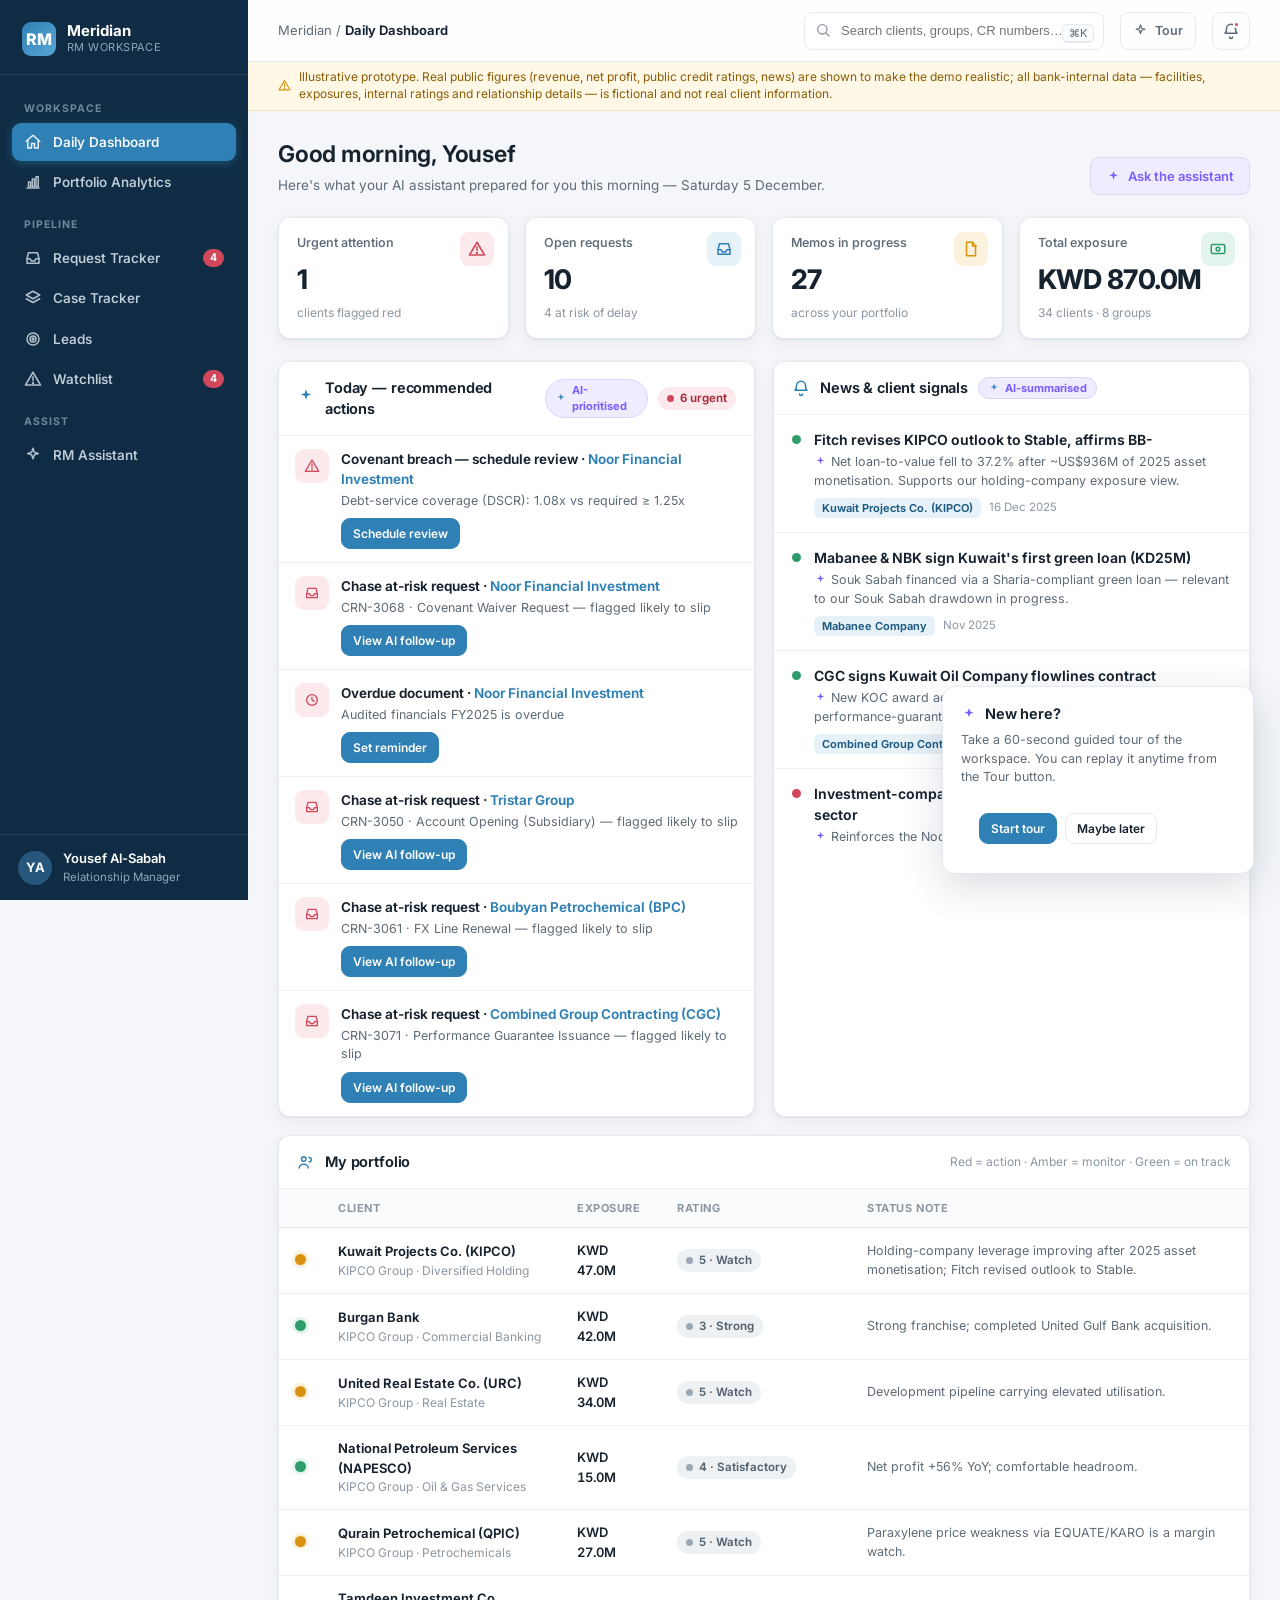
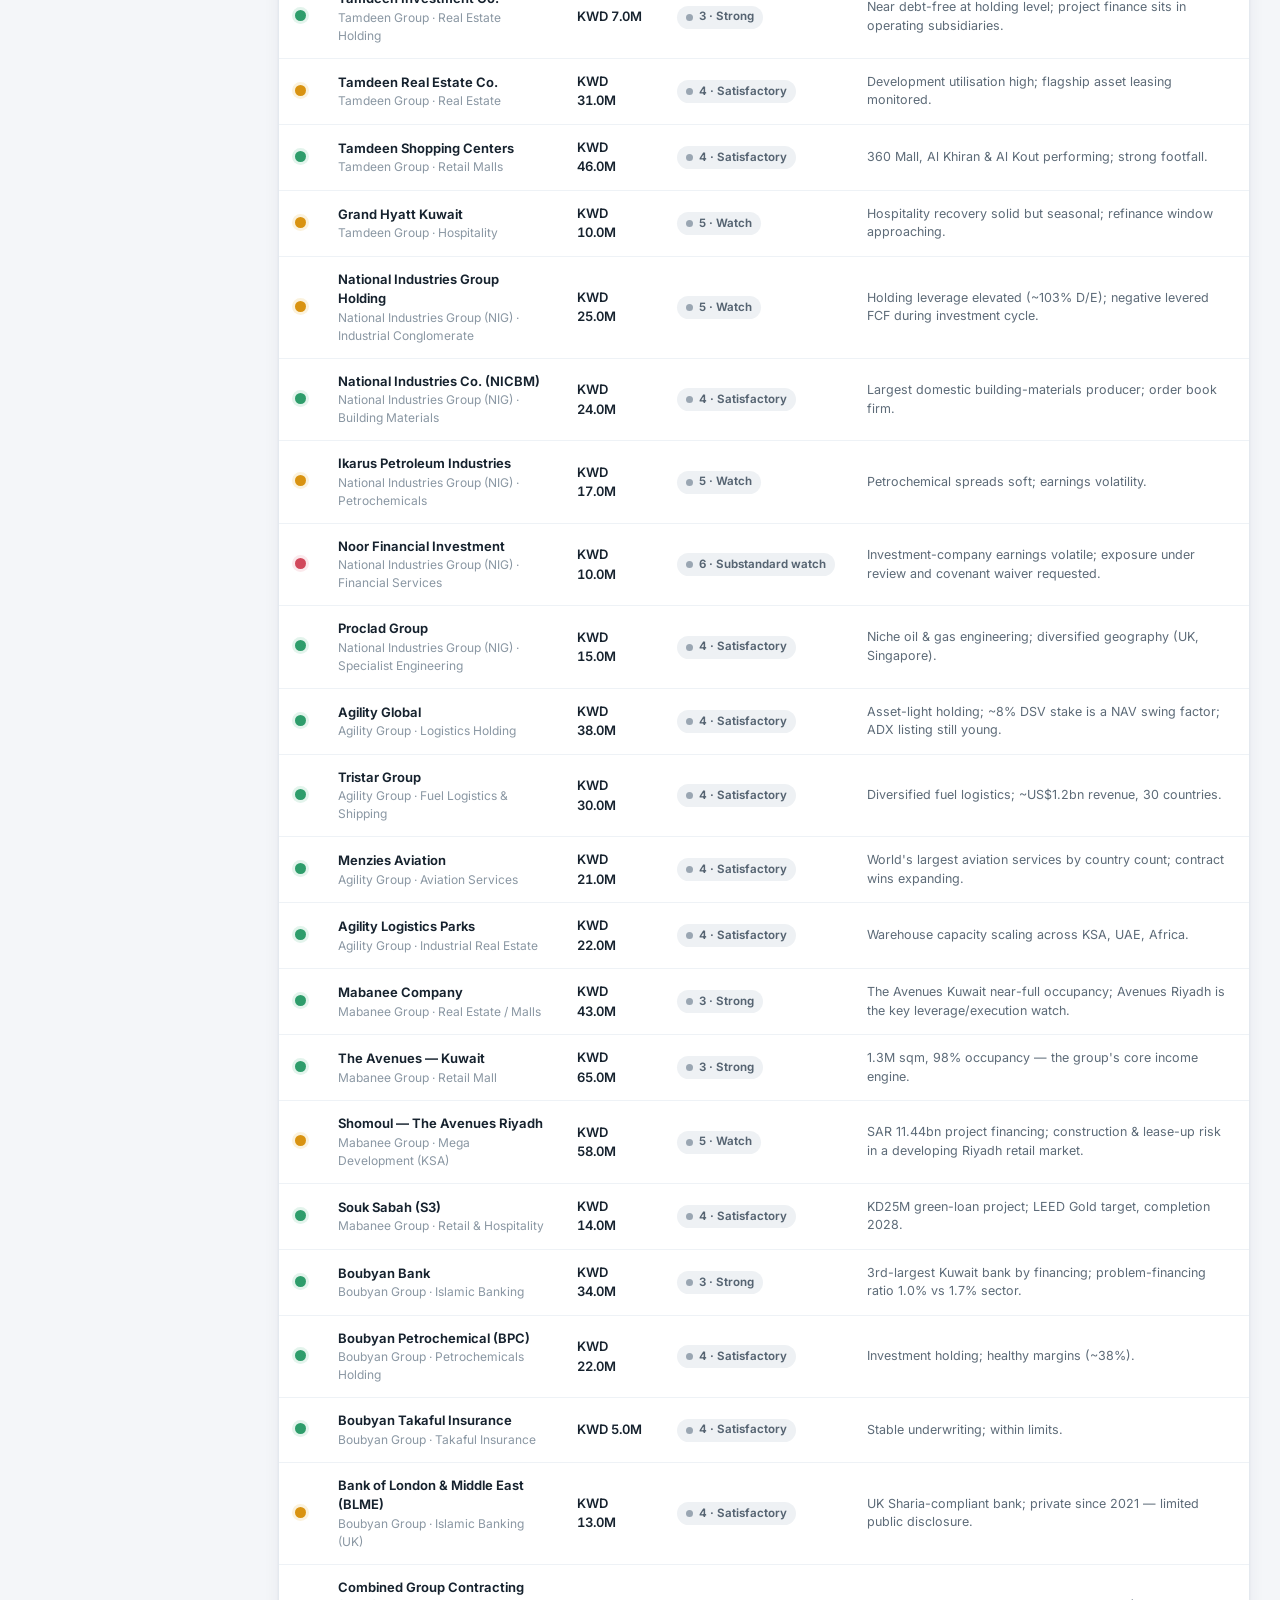
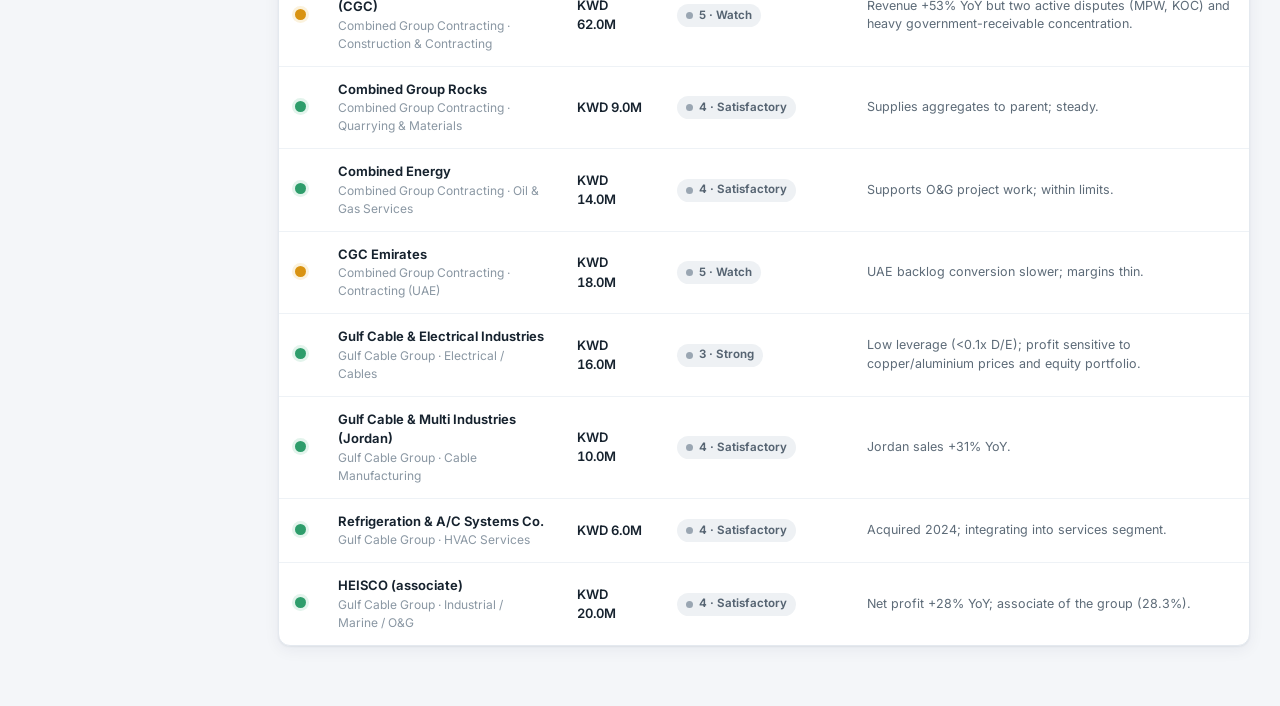
<file: index.html>
<!doctype html>
<html lang="en">
<head>
<meta charset="utf-8"/>
<title>Meridian — RM Workspace</title>
<meta http-equiv="refresh" content="0; url=./rm-workspace/index.html"/>
<link rel="canonical" href="./rm-workspace/index.html"/>
<script>location.replace('./rm-workspace/index.html' + location.hash);</script>
</head>
<body style="font-family:system-ui;padding:40px">
Redirecting to the <a href="./rm-workspace/index.html">Meridian RM Workspace</a>…
</body>
</html>
</file>
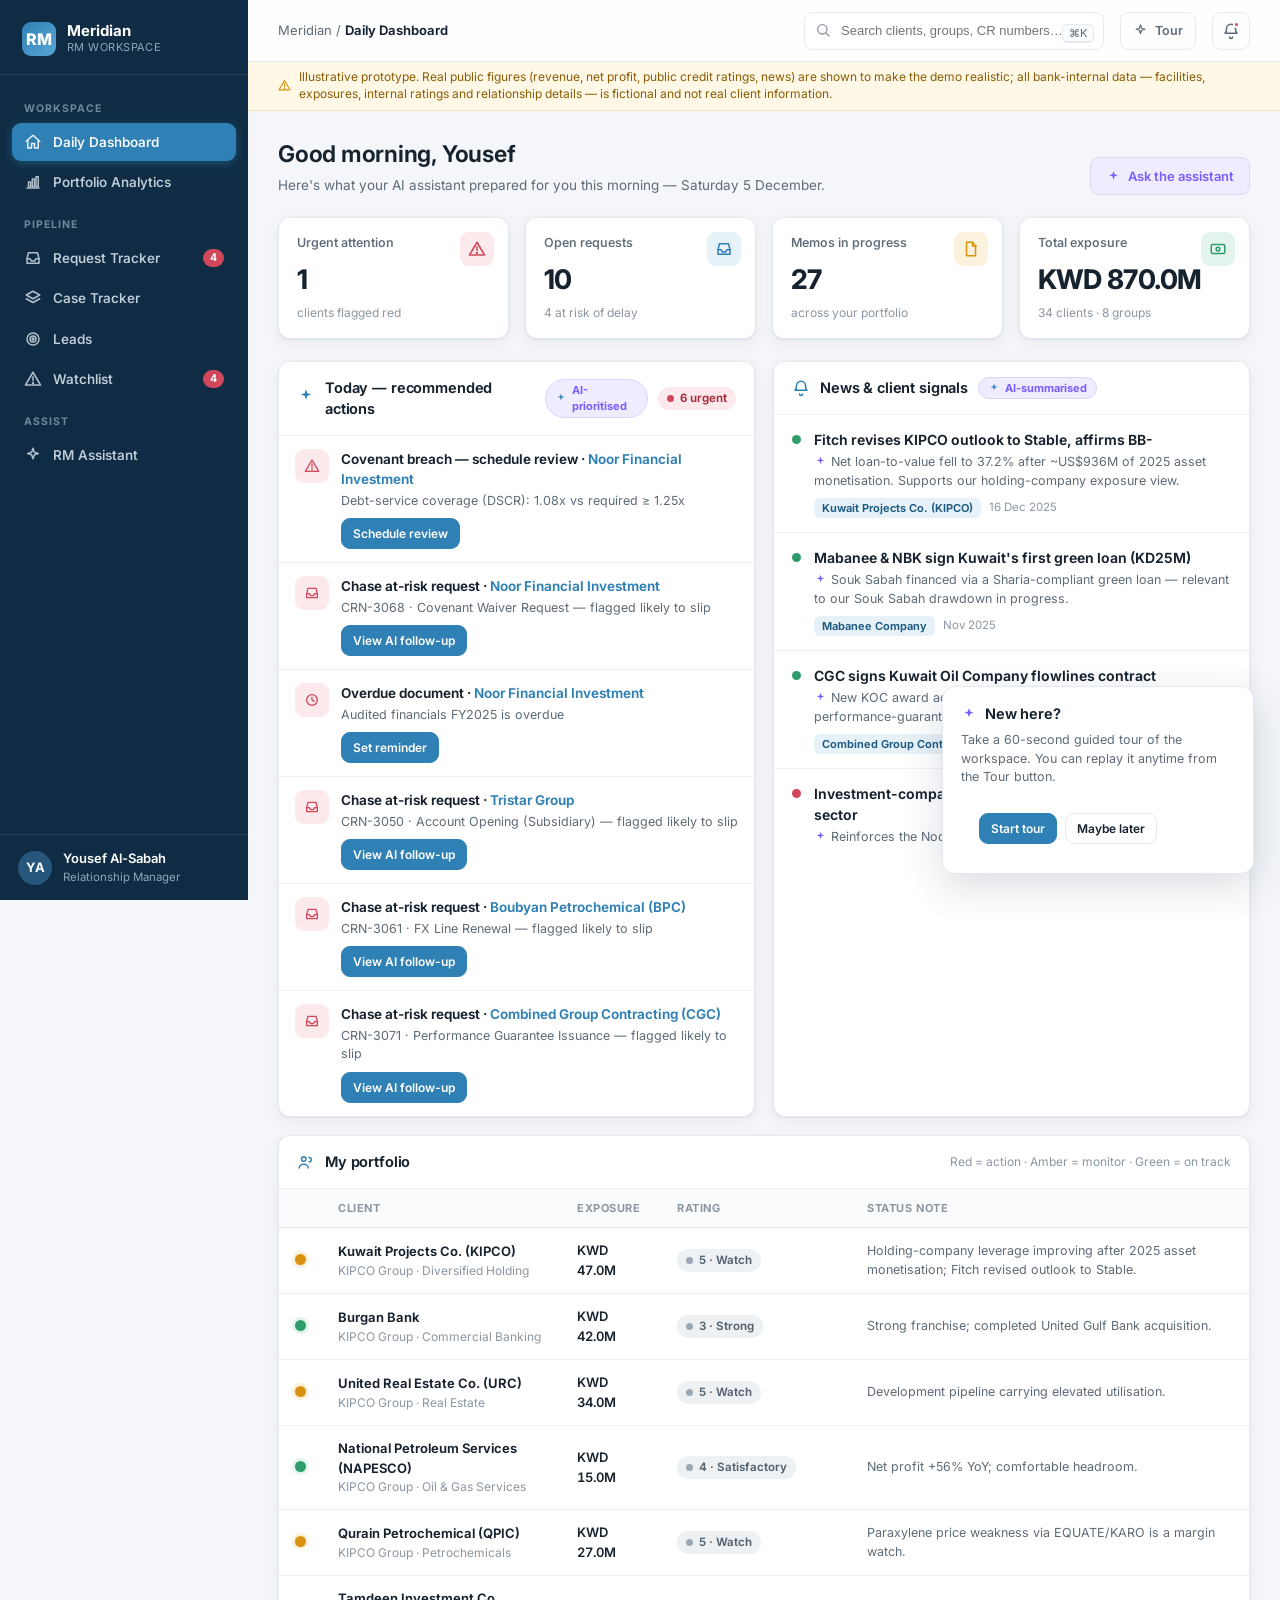
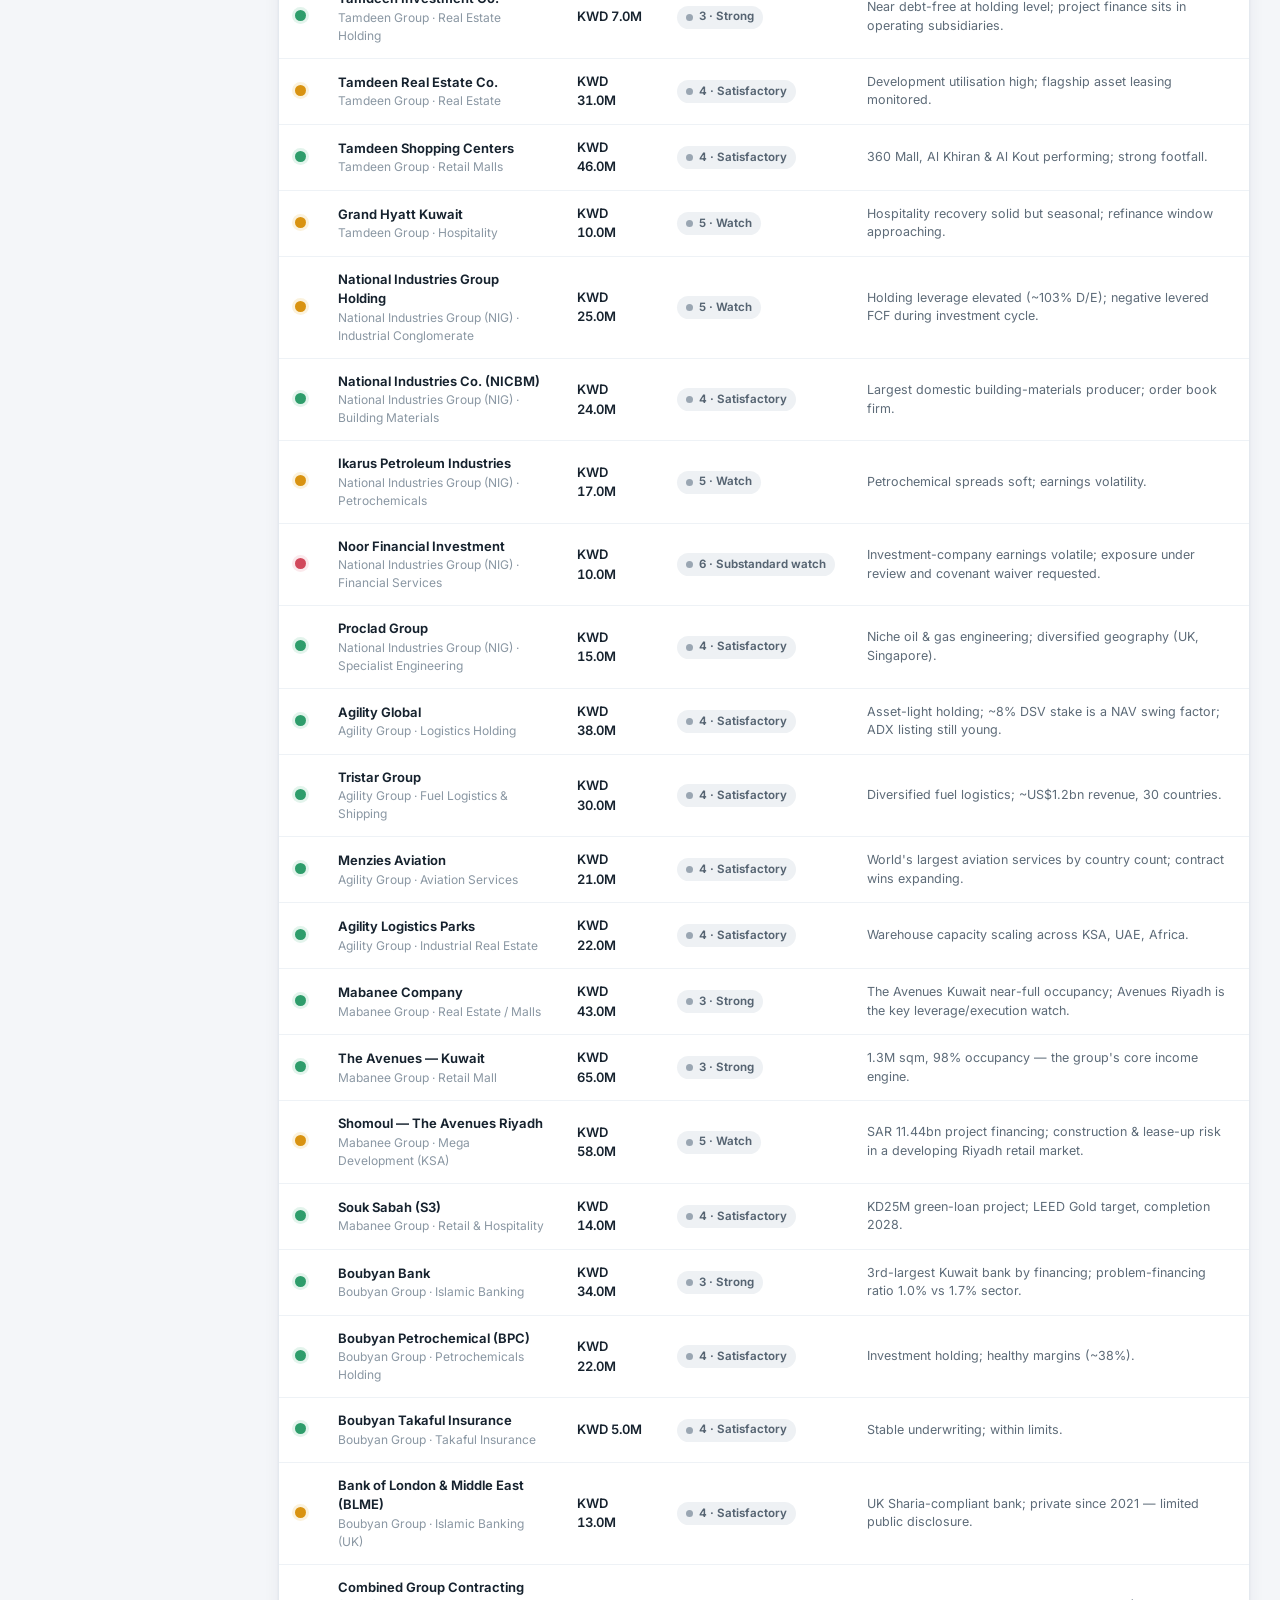
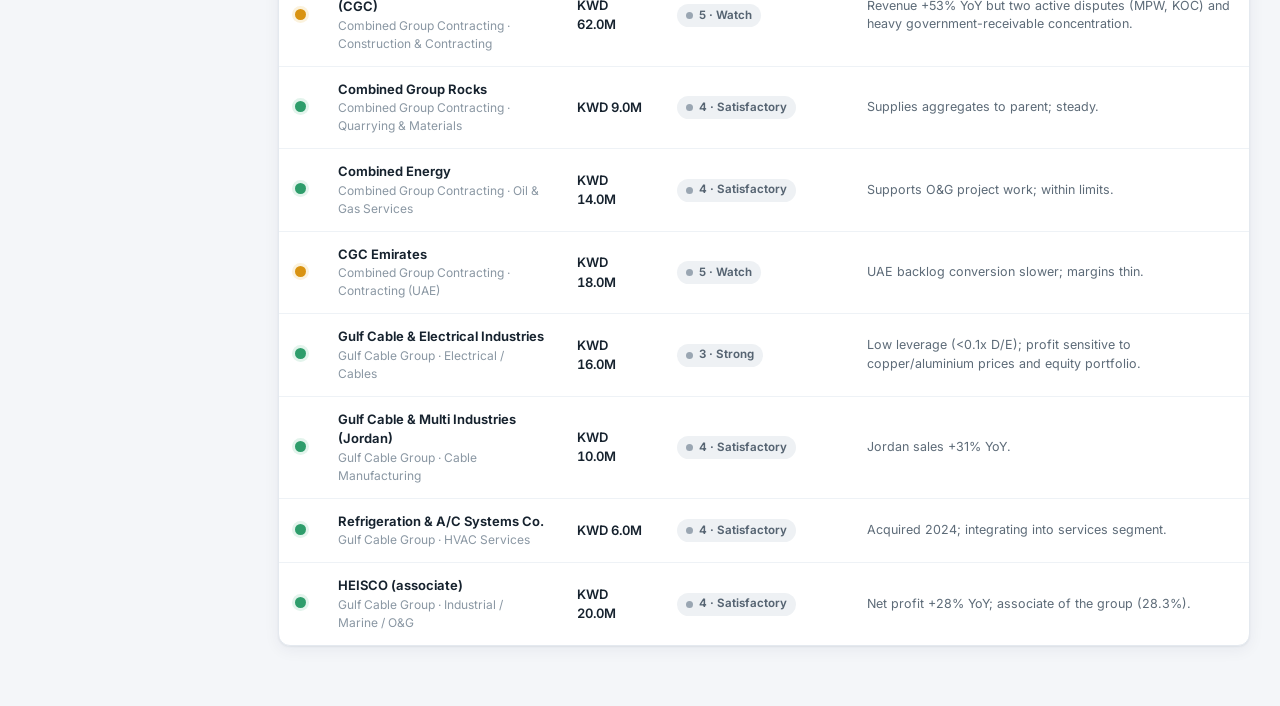
<file: docs/index.html>
<!doctype html>
<html lang="en">
<head>
<meta charset="utf-8"/>
<meta name="viewport" content="width=device-width,initial-scale=1"/>
<title>Meridian — RM Workspace</title>
<link rel="preconnect" href="https://fonts.googleapis.com"/>
<link href="https://fonts.googleapis.com/css2?family=Inter:wght@400;500;600;700;750;800&display=swap" rel="stylesheet"/>
<style>
:root{
  --navy:#0f2c44; --navy-700:#143a5a; --navy-600:#1c4a72;
  --accent:#2f80b4; --accent-soft:#e7f1f8;
  --ink:#16222e; --muted:#5d6b78; --faint:#8a97a3;
  --line:#e4e9ef; --line-soft:#eef2f6; --bg:#f4f6f9; --card:#ffffff;
  --red:#d1485b; --red-bg:#fbe9ec; --amber:#d99311; --amber-bg:#fbf2dd;
  --green:#2e9d6b; --green-bg:#e3f4ec; --blue-bg:#e7f1f8;
  --ai:#7b5cff; --ai-bg:#f0ecff; --ai-line:#ddd3ff;
  --shadow:0 1px 2px rgba(16,40,68,.06),0 4px 16px rgba(16,40,68,.06);
  --shadow-lg:0 12px 40px rgba(16,40,68,.16);
  --radius:12px; --radius-sm:8px;
  --sidebar:248px;
  --font:"Inter",-apple-system,BlinkMacSystemFont,"Segoe UI",Roboto,Helvetica,Arial,sans-serif;
}
*{box-sizing:border-box}
html,body{margin:0;padding:0}
body{font-family:var(--font);color:var(--ink);background:var(--bg);font-size:14px;line-height:1.5;-webkit-font-smoothing:antialiased}
a{color:inherit;text-decoration:none}
button{font-family:inherit;cursor:pointer;border:none;background:none}
h1,h2,h3,h4{margin:0;font-weight:650;letter-spacing:-.01em}
::selection{background:var(--accent-soft)}
svg:not([width]){width:18px;height:18px;flex:none}
.ch svg:not([width]){color:var(--accent)}
.ns svg{width:13px;height:13px;vertical-align:-2px}
.ai-block .src svg:not([width]){width:14px;height:14px}
.crumb svg{vertical-align:-2px}

/* layout */
.app{display:flex;min-height:100vh}
.sidebar{width:var(--sidebar);background:var(--navy);color:#cdd9e3;position:fixed;top:0;bottom:0;left:0;display:flex;flex-direction:column;z-index:30}
.sidebar .brand{padding:22px 22px 18px;display:flex;align-items:center;gap:11px;border-bottom:1px solid rgba(255,255,255,.08)}
.brand .logo{width:34px;height:34px;border-radius:9px;background:linear-gradient(135deg,var(--accent),#5aa6d6);display:grid;place-items:center;color:#fff;font-weight:800;font-size:16px}
.brand .bt{color:#fff;font-weight:700;font-size:15px;line-height:1.15}
.brand .bs{color:#8fa6b8;font-size:11px;letter-spacing:.04em;text-transform:uppercase}
.nav{padding:12px 12px;overflow-y:auto;flex:1}
.nav .grp{color:#6f879a;font-size:10.5px;letter-spacing:.09em;text-transform:uppercase;padding:14px 12px 6px;font-weight:700}
.nav a{display:flex;align-items:center;gap:11px;padding:9px 12px;border-radius:9px;color:#c2d0db;font-weight:550;margin-bottom:2px;transition:.12s;font-size:13.5px}
.nav a:hover{background:rgba(255,255,255,.06);color:#fff}
.nav a.active{background:var(--accent);color:#fff;box-shadow:0 2px 10px rgba(47,128,180,.45)}
.nav a svg{width:18px;height:18px;flex:none;opacity:.9}
.nav a .badge{margin-left:auto;background:var(--red);color:#fff;font-size:10.5px;font-weight:700;padding:1px 7px;border-radius:20px}
.sidebar .me{padding:14px 18px;border-top:1px solid rgba(255,255,255,.08);display:flex;align-items:center;gap:11px}
.me .av{width:34px;height:34px;border-radius:50%;background:#27567c;color:#fff;display:grid;place-items:center;font-weight:700;font-size:13px}
.me .mn{color:#fff;font-weight:600;font-size:13px}
.me .mr{color:#8fa6b8;font-size:11.5px}

.main{margin-left:var(--sidebar);flex:1;min-width:0;display:flex;flex-direction:column}
.topbar{height:62px;background:rgba(255,255,255,.85);backdrop-filter:blur(8px);border-bottom:1px solid var(--line);position:sticky;top:0;z-index:20;display:flex;align-items:center;gap:16px;padding:0 30px}
.topbar .crumb{color:var(--muted);font-size:13px}
.topbar .crumb b{color:var(--ink);font-weight:650}
.search{margin-left:auto;position:relative;width:300px}
.search input{width:100%;height:38px;border:1px solid var(--line);border-radius:9px;padding:0 12px 0 36px;font-size:13px;background:#fff;outline:none;transition:.15s}
.search input:focus{border-color:var(--accent);box-shadow:0 0 0 3px var(--accent-soft)}
.search svg{position:absolute;left:11px;top:10px;width:16px;height:16px;color:var(--faint)}
.search .results{position:absolute;top:44px;left:0;right:0;background:#fff;border:1px solid var(--line);border-radius:10px;box-shadow:var(--shadow-lg);overflow:hidden;display:none}
.search .results.open{display:block}
.search .results a{display:flex;align-items:center;gap:10px;padding:10px 13px;border-bottom:1px solid var(--line-soft)}
.search .results a:last-child{border:0}
.search .results a:hover{background:var(--bg)}
.topbar .bell{width:38px;height:38px;border-radius:9px;border:1px solid var(--line);display:grid;place-items:center;color:var(--muted);position:relative}
.topbar .bell .dot{position:absolute;top:8px;right:9px;width:7px;height:7px;background:var(--red);border-radius:50%;border:2px solid #fff}

.page{padding:26px 30px 60px;max-width:1320px;width:100%}
.page-head{display:flex;align-items:flex-end;gap:16px;margin-bottom:22px}
.page-head h1{font-size:23px}
.page-head p{color:var(--muted);margin:4px 0 0;font-size:13.5px}
.page-head .actions{margin-left:auto;display:flex;gap:10px}

/* buttons */
.btn{display:inline-flex;align-items:center;gap:7px;height:38px;padding:0 15px;border-radius:9px;font-weight:600;font-size:13px;border:1px solid var(--line);background:#fff;color:var(--ink);transition:.13s}
.btn:hover{background:var(--bg)}
.btn svg{width:15px;height:15px}
.btn.primary{background:var(--navy);color:#fff;border-color:var(--navy)}
.btn.primary:hover{background:var(--navy-700)}
.btn.accent{background:var(--accent);color:#fff;border-color:var(--accent)}
.btn.accent:hover{filter:brightness(1.05)}
.btn.sm{height:31px;padding:0 11px;font-size:12px}
.btn.ai{background:var(--ai-bg);color:var(--ai);border-color:var(--ai-line)}
.btn.ai:hover{background:#e7e0ff}
.btn:disabled{opacity:.55;cursor:default}

/* cards & grid */
.grid{display:grid;gap:18px}
.card{background:var(--card);border:1px solid var(--line);border-radius:var(--radius);box-shadow:var(--shadow)}
.card .ch{display:flex;align-items:center;gap:10px;padding:15px 18px;border-bottom:1px solid var(--line-soft)}
.card .ch h3{font-size:14.5px}
.card .ch .sub{color:var(--faint);font-size:12px}
.card .ch .right{margin-left:auto;display:flex;align-items:center;gap:8px}
.card .cb{padding:16px 18px}
.card .cb.flush{padding:0}

/* stat strip */
.stats{display:grid;grid-template-columns:repeat(4,1fr);gap:16px;margin-bottom:22px}
.stat{background:var(--card);border:1px solid var(--line);border-radius:var(--radius);padding:16px 18px;box-shadow:var(--shadow);position:relative;overflow:hidden}
.stat .lab{color:var(--muted);font-size:12.5px;font-weight:550;display:flex;align-items:center;gap:7px}
.stat .val{font-size:27px;font-weight:750;margin-top:7px;letter-spacing:-.02em}
.stat .sub{font-size:12px;color:var(--faint);margin-top:3px}
.stat .ic{position:absolute;right:14px;top:14px;width:34px;height:34px;border-radius:9px;display:grid;place-items:center}
.stat.r .ic{background:var(--red-bg);color:var(--red)} .stat.a .ic{background:var(--amber-bg);color:var(--amber)}
.stat.g .ic{background:var(--green-bg);color:var(--green)} .stat.b .ic{background:var(--blue-bg);color:var(--accent)}

/* pills / status */
.pill{display:inline-flex;align-items:center;gap:6px;height:23px;padding:0 9px;border-radius:20px;font-size:11.5px;font-weight:650;white-space:nowrap}
.pill .d{width:7px;height:7px;border-radius:50%}
.pill.red{background:var(--red-bg);color:#a8293a}.pill.red .d{background:var(--red)}
.pill.amber{background:var(--amber-bg);color:#8a5d06}.pill.amber .d{background:var(--amber)}
.pill.green{background:var(--green-bg);color:#1d6f49}.pill.green .d{background:var(--green)}
.pill.blue{background:var(--blue-bg);color:#1d5a82}.pill.blue .d{background:var(--accent)}
.pill.grey{background:#eef1f4;color:#566472}.pill.grey .d{background:#9aa6b2}
.pill.ai{background:var(--ai-bg);color:var(--ai)}
.rag{width:11px;height:11px;border-radius:50%;display:inline-block;flex:none}
.rag.red{background:var(--red);box-shadow:0 0 0 3px var(--red-bg)}
.rag.amber{background:var(--amber);box-shadow:0 0 0 3px var(--amber-bg)}
.rag.green{background:var(--green);box-shadow:0 0 0 3px var(--green-bg)}

/* AI badge & blocks */
.ai-badge{display:inline-flex;align-items:center;gap:5px;background:var(--ai-bg);color:var(--ai);border:1px solid var(--ai-line);border-radius:20px;padding:2px 9px;font-size:11px;font-weight:700}
.ai-badge svg{width:12px;height:12px}
.ai-block{border:1px solid var(--ai-line);border-radius:var(--radius-sm);background:linear-gradient(180deg,#faf9ff,#fff);position:relative}
.ai-block .src{color:var(--ai);font-size:11.5px;display:flex;align-items:center;gap:6px;padding:9px 14px;border-bottom:1px solid var(--ai-line);background:var(--ai-bg);border-radius:7px 7px 0 0;font-weight:600}
.ai-block .body{padding:14px}
.ai-block .ctrl{display:flex;gap:8px;padding:10px 14px;border-top:1px solid var(--line-soft)}
.ai-tip{color:var(--faint);font-size:11.5px;margin-left:auto;align-self:center}

/* tables */
table{width:100%;border-collapse:collapse}
thead th{text-align:left;font-size:11px;letter-spacing:.05em;text-transform:uppercase;color:var(--faint);font-weight:700;padding:11px 16px;border-bottom:1px solid var(--line);background:#fafbfc}
tbody td{padding:13px 16px;border-bottom:1px solid var(--line-soft);font-size:13px;vertical-align:middle}
tbody tr:last-child td{border-bottom:0}
tbody tr.click{cursor:pointer;transition:.1s}
tbody tr.click:hover{background:var(--accent-soft)}
.tnum{font-variant-numeric:tabular-nums;font-weight:600}
.tname{font-weight:650}
.tsub{color:var(--faint);font-size:12px}
.linklike{color:var(--accent);font-weight:650;cursor:pointer}
.linklike:hover{text-decoration:underline}

/* filters */
.toolbar{display:flex;gap:10px;align-items:center;flex-wrap:wrap;margin-bottom:16px}
.chip{height:32px;padding:0 13px;border:1px solid var(--line);background:#fff;border-radius:20px;font-size:12.5px;font-weight:600;color:var(--muted);display:inline-flex;align-items:center;gap:7px}
.chip:hover{border-color:var(--accent);color:var(--accent)}
.chip.on{background:var(--navy);color:#fff;border-color:var(--navy)}
.chip .ct{background:rgba(255,255,255,.25);border-radius:10px;padding:0 6px;font-size:11px}
.chip.on .ct{background:rgba(255,255,255,.22)}

/* todos / list rows */
.row{display:flex;align-items:center;gap:13px;padding:13px 18px;border-bottom:1px solid var(--line-soft)}
.row:last-child{border:0}
.row:hover{background:#fafbfc}
.chk{width:19px;height:19px;border:2px solid #c4cdd6;border-radius:6px;flex:none;display:grid;place-items:center;cursor:pointer;transition:.12s}
.chk.done{background:var(--green);border-color:var(--green)}
.chk svg{width:12px;height:12px;color:#fff;opacity:0}
.chk.done svg{opacity:1}
.row .tx{flex:1;min-width:0}
.row .tx .t{font-weight:600}
.row.done .tx .t{text-decoration:line-through;color:var(--faint)}
.row .tx .m{color:var(--faint);font-size:12px;margin-top:1px}
.prio{font-size:10.5px;font-weight:750;padding:2px 8px;border-radius:5px;text-transform:uppercase;letter-spacing:.03em}
.prio.high{background:var(--red-bg);color:var(--red)} .prio.med{background:var(--amber-bg);color:#8a5d06} .prio.low{background:#eef1f4;color:#6b7785}

/* news */
.news{display:flex;gap:13px;padding:14px 18px;border-bottom:1px solid var(--line-soft)}
.news:last-child{border:0}
.news .dotc{width:9px;height:9px;border-radius:50%;margin-top:6px;flex:none}
.news .nt{font-weight:650;margin-bottom:3px}
.news .ns{color:var(--muted);font-size:12.5px}
.news .nm{margin-top:7px;display:flex;gap:8px;align-items:center;flex-wrap:wrap}
.tag{font-size:11px;font-weight:650;padding:2px 8px;border-radius:6px;background:var(--accent-soft);color:#1d5a82}
.tag.mkt{background:#eef1f4;color:#637282}

/* memo */
.memo{display:grid;grid-template-columns:1fr 270px;gap:20px;align-items:start}
.memo-doc{background:#fff;border:1px solid var(--line);border-radius:var(--radius);box-shadow:var(--shadow);overflow:hidden}
.memo-doc .mh{padding:24px 30px;border-bottom:1px solid var(--line);background:linear-gradient(180deg,#fbfcfd,#fff)}
.memo-sec{padding:22px 30px;border-bottom:1px solid var(--line-soft)}
.memo-sec:last-child{border:0}
.memo-sec .sh{display:flex;align-items:center;gap:10px;margin-bottom:11px}
.memo-sec .sh h4{font-size:14px}
.memo-sec p{margin:0 0 10px;color:#2c3a47;font-size:13.5px;line-height:1.7}
.memo-sec textarea{width:100%;min-height:120px;border:1px solid var(--accent);border-radius:8px;padding:12px;font-family:inherit;font-size:13.5px;line-height:1.7;outline:none}
.memo-side .card{position:sticky;top:78px}
.acc-flag{display:inline-flex;align-items:center;gap:5px;color:var(--green);font-size:11.5px;font-weight:700}

/* progress matrix (case tracker) */
.grp-row{border:1px solid var(--line);border-radius:var(--radius);background:#fff;box-shadow:var(--shadow);margin-bottom:14px;overflow:hidden}
.grp-head{display:flex;align-items:center;gap:13px;padding:15px 18px;cursor:pointer}
.grp-head:hover{background:#fafbfc}
.grp-head .gi{width:34px;height:34px;border-radius:9px;background:var(--accent-soft);color:var(--accent);display:grid;place-items:center;flex:none}
.grp-head .chev{margin-left:auto;color:var(--faint);transition:.2s}
.grp-head.open .chev{transform:rotate(90deg)}
.grp-body{display:none;border-top:1px solid var(--line-soft)}
.grp-body.open{display:block}
.comp-grid th,.comp-grid td{text-align:center}
.comp-grid th:first-child,.comp-grid td:first-child{text-align:left}
.cstat{display:inline-flex;flex-direction:column;align-items:center;gap:3px;font-size:10.5px;color:var(--faint);font-weight:600}

/* leads */
.kanban{display:grid;grid-template-columns:repeat(5,1fr);gap:14px}
.kcol{background:#f7f9fb;border:1px solid var(--line);border-radius:var(--radius);padding:12px;min-height:120px}
.kcol h4{font-size:12px;text-transform:uppercase;letter-spacing:.04em;color:var(--muted);margin-bottom:11px;display:flex;align-items:center;gap:7px}
.kcard{background:#fff;border:1px solid var(--line);border-radius:9px;padding:11px;box-shadow:var(--shadow);margin-bottom:9px}
.kcard .kn{font-weight:650;font-size:13px}
.kcard .ks{color:var(--faint);font-size:11.5px;margin-top:2px}
.kcard select{margin-top:9px;width:100%;height:30px;border:1px solid var(--line);border-radius:7px;font-size:12px;padding:0 7px;color:var(--ink);background:#fff}
.upload{border:2px dashed var(--line);border-radius:var(--radius);padding:30px;text-align:center;background:#fafbfc;transition:.15s}
.upload:hover{border-color:var(--accent);background:var(--accent-soft)}
.upload .ui{width:48px;height:48px;border-radius:12px;background:var(--accent-soft);color:var(--accent);display:grid;place-items:center;margin:0 auto 12px}

/* charts */
.bars{display:flex;flex-direction:column;gap:13px}
.bar-row{display:grid;grid-template-columns:130px 1fr 70px;align-items:center;gap:12px}
.bar-row .bl{font-size:12.5px;color:var(--muted);font-weight:550}
.bar-track{height:11px;background:var(--line-soft);border-radius:20px;overflow:hidden}
.bar-fill{height:100%;border-radius:20px;background:linear-gradient(90deg,var(--accent),#5aa6d6)}
.bar-row .bv{text-align:right;font-weight:700;font-size:12.5px;font-variant-numeric:tabular-nums}
.donut-wrap{display:flex;align-items:center;gap:24px}
.legend{display:flex;flex-direction:column;gap:9px}
.legend .li{display:flex;align-items:center;gap:9px;font-size:13px}
.legend .ls{width:11px;height:11px;border-radius:3px}

/* company */
.co-head{display:flex;gap:18px;align-items:flex-start;background:#fff;border:1px solid var(--line);border-radius:var(--radius);box-shadow:var(--shadow);padding:22px 24px;margin-bottom:18px}
.co-logo{width:58px;height:58px;border-radius:13px;background:linear-gradient(135deg,var(--navy),var(--navy-600));color:#fff;display:grid;place-items:center;font-weight:750;font-size:22px;flex:none}
.co-meta{display:flex;gap:26px;flex-wrap:wrap;margin-top:10px}
.co-meta .m .k{font-size:11px;color:var(--faint);text-transform:uppercase;letter-spacing:.04em;font-weight:650}
.co-meta .m .v{font-weight:650;margin-top:2px}
.kv{display:grid;grid-template-columns:1fr 1fr;gap:1px;background:var(--line-soft);border-radius:8px;overflow:hidden}
.kv .c{background:#fff;padding:11px 14px}
.kv .c .k{font-size:11px;color:var(--faint);text-transform:uppercase;letter-spacing:.04em;font-weight:650}
.kv .c .v{font-weight:600;margin-top:3px}
.two{display:grid;grid-template-columns:1fr 1fr;gap:18px}
.three{display:grid;grid-template-columns:repeat(3,1fr);gap:18px}

/* assistant */
.chat{display:flex;flex-direction:column;height:calc(100vh - 180px);background:#fff;border:1px solid var(--line);border-radius:var(--radius);box-shadow:var(--shadow);overflow:hidden}
.chat .stream{flex:1;overflow-y:auto;padding:24px 28px;display:flex;flex-direction:column;gap:18px}
.msg{display:flex;gap:12px;max-width:80%}
.msg.u{align-self:flex-end;flex-direction:row-reverse}
.msg .ava{width:32px;height:32px;border-radius:9px;flex:none;display:grid;place-items:center;font-weight:700;font-size:12px}
.msg.a .ava{background:var(--ai-bg);color:var(--ai)}
.msg.u .ava{background:var(--navy);color:#fff}
.msg .bub{padding:13px 16px;border-radius:13px;font-size:13.5px;line-height:1.65}
.msg.a .bub{background:#f6f4ff;border:1px solid var(--ai-line);border-top-left-radius:4px}
.msg.u .bub{background:var(--navy);color:#fff;border-top-right-radius:4px}
.msg .bub h5{margin:0 0 6px;font-size:13px}
.msg .bub ul{margin:8px 0 0;padding-left:18px}
.msg .bub li{margin-bottom:4px}
.suggest{display:flex;gap:9px;flex-wrap:wrap;padding:14px 28px;border-top:1px solid var(--line-soft)}
.sg{border:1px solid var(--ai-line);background:var(--ai-bg);color:var(--ai);border-radius:20px;padding:7px 13px;font-size:12.5px;font-weight:600}
.sg:hover{background:#e7e0ff}
.chat .compose{display:flex;gap:10px;padding:14px 20px;border-top:1px solid var(--line)}
.chat .compose input{flex:1;height:42px;border:1px solid var(--line);border-radius:10px;padding:0 14px;font-size:13.5px;outline:none}
.chat .compose input:focus{border-color:var(--accent);box-shadow:0 0 0 3px var(--accent-soft)}
.typing{display:inline-flex;gap:4px;padding:4px 0}
.typing i{width:7px;height:7px;border-radius:50%;background:var(--ai);opacity:.4;animation:tp 1.1s infinite}
.typing i:nth-child(2){animation-delay:.2s}.typing i:nth-child(3){animation-delay:.4s}
@keyframes tp{0%,60%,100%{opacity:.3;transform:translateY(0)}30%{opacity:1;transform:translateY(-4px)}}

/* misc */
.spin{width:16px;height:16px;border:2px solid var(--ai-line);border-top-color:var(--ai);border-radius:50%;display:inline-block;animation:sp .7s linear infinite;vertical-align:-3px}
@keyframes sp{to{transform:rotate(360deg)}}
.gen{display:flex;align-items:center;gap:10px;color:var(--ai);font-size:13px;font-weight:600;padding:18px}
.empty{text-align:center;color:var(--faint);padding:40px 20px}
.divider{height:1px;background:var(--line-soft);margin:18px 0}
.fade-in{animation:fi .35s ease}
@keyframes fi{from{opacity:0;transform:translateY(6px)}to{opacity:1;transform:none}}
.mb0{margin-bottom:0}.mt16{margin-top:16px}
.flex{display:flex;align-items:center;gap:10px}
.spread{display:flex;align-items:center;justify-content:space-between;gap:12px}
.muted{color:var(--muted)} .faint{color:var(--faint)} .right{text-align:right} .center{text-align:center}
.modal-bg{position:fixed;inset:0;background:rgba(15,44,68,.45);backdrop-filter:blur(2px);z-index:50;display:grid;place-items:center;padding:24px;animation:fi .2s}
.modal{background:#fff;border-radius:14px;box-shadow:var(--shadow-lg);width:560px;max-width:100%;max-height:88vh;overflow:auto}
.modal .mh2{padding:18px 22px;border-bottom:1px solid var(--line);display:flex;align-items:center;gap:10px}
.modal .mb2{padding:20px 22px}
.modal .mf{padding:14px 22px;border-top:1px solid var(--line);display:flex;justify-content:flex-end;gap:10px}
.x{margin-left:auto;width:30px;height:30px;border-radius:8px;display:grid;place-items:center;color:var(--muted)}
.x:hover{background:var(--bg)}

.ribbon{background:#fff8e6;color:#8a5d06;border-bottom:1px solid #f0e3c0;font-size:12px;padding:7px 30px;display:flex;gap:8px;align-items:center;line-height:1.4}
.ribbon svg{color:var(--amber);flex:none}
.co-meta .pill{height:21px}

/* ---- tabs / progressive disclosure ---- */
.tabs{display:flex;gap:2px;border-bottom:1px solid var(--line);margin:0 0 20px;overflow-x:auto}
.tab{padding:11px 16px;font-weight:600;font-size:13.5px;color:var(--muted);border-bottom:2px solid transparent;display:flex;align-items:center;gap:7px;white-space:nowrap;cursor:pointer}
.tab:hover{color:var(--ink)}
.tab.on{color:var(--accent);border-bottom-color:var(--accent)}
.tab svg{width:16px;height:16px}
.tab .ct{background:var(--red-bg);color:var(--red);border-radius:10px;font-size:11px;padding:0 6px;font-weight:700}
.toggle{display:inline-flex;background:#eef1f4;border-radius:9px;padding:3px}
.toggle button{padding:6px 14px;border-radius:7px;font-size:12.5px;font-weight:600;color:var(--muted)}
.toggle button.on{background:#fff;color:var(--ink);box-shadow:var(--shadow)}

/* ---- tooltips ---- */
.tipw{border-bottom:1px dotted var(--faint);cursor:help}
[data-tip]{position:relative}
[data-tip]:hover::after{content:attr(data-tip);position:absolute;left:50%;bottom:calc(100% + 9px);transform:translateX(-50%);background:var(--navy);color:#fff;font-size:11.5px;font-weight:500;padding:8px 11px;border-radius:8px;width:max-content;max-width:250px;z-index:60;box-shadow:var(--shadow-lg);line-height:1.45;pointer-events:none;animation:fi .14s;white-space:normal}
[data-tip]:hover::before{content:"";position:absolute;left:50%;bottom:calc(100% + 3px);transform:translateX(-50%);border:6px solid transparent;border-top-color:var(--navy);z-index:60}

/* ---- gauges / kpis ---- */
.gauges{display:flex;gap:26px;flex-wrap:wrap}
.gauge{display:flex;flex-direction:column;align-items:center;gap:8px}
.gauge .ring{width:104px;height:104px;border-radius:50%;display:grid;place-items:center;flex:none}
.gauge .ring .in{width:74px;height:74px;background:#fff;border-radius:50%;display:grid;place-items:center;text-align:center}
.gauge .ring .in b{font-size:21px;letter-spacing:-.02em}
.gauge .lab{font-size:12px;color:var(--muted);font-weight:600}
.kpis{display:grid;grid-template-columns:repeat(4,1fr);gap:14px;margin-bottom:18px}
.kpi{background:#fff;border:1px solid var(--line);border-radius:11px;padding:14px 16px;box-shadow:var(--shadow)}
.kpi .k{font-size:11.5px;color:var(--muted);font-weight:600;display:flex;align-items:center;gap:6px}
.kpi .v{font-size:22px;font-weight:750;margin-top:6px;letter-spacing:-.02em}
.kpi .s{font-size:11.5px;color:var(--faint);margin-top:2px}
.alert-row{display:flex;align-items:center;gap:11px;padding:11px 0;border-bottom:1px solid var(--line-soft)}
.alert-row:last-child{border:0}
.alert-ic{width:30px;height:30px;border-radius:8px;display:grid;place-items:center;flex:none}

/* ---- tour ---- */
.tour-ring{position:fixed;z-index:81;border-radius:11px;box-shadow:0 0 0 3px var(--accent),0 0 0 9999px rgba(15,44,68,.55);transition:top .25s,left .25s,width .25s,height .25s;pointer-events:none}
.tour-pop{position:fixed;z-index:82;background:#fff;border-radius:13px;box-shadow:var(--shadow-lg);width:326px;padding:17px 19px;animation:fi .2s}
.tour-pop h4{font-size:15px;margin-bottom:7px;display:flex;align-items:center;gap:8px}
.tour-pop h4 svg{width:16px;height:16px;color:var(--ai)}
.tour-pop p{font-size:13px;color:var(--muted);margin:0 0 15px;line-height:1.55}
.tour-pop .nav{display:flex;align-items:center;gap:8px}
.tour-pop .step{font-size:11.5px;color:var(--faint);margin-right:auto;font-weight:600}
.toast{position:fixed;right:26px;bottom:26px;z-index:70;background:#fff;border:1px solid var(--line);border-radius:13px;box-shadow:var(--shadow-lg);padding:16px 18px;width:312px;animation:fi .3s}
.toast h4{font-size:14.5px;margin-bottom:6px;display:flex;align-items:center;gap:8px}
.toast h4 svg{width:16px;height:16px;color:var(--ai)}
.toast p{font-size:12.5px;color:var(--muted);margin:0 0 13px;line-height:1.5}
.toast .row{display:flex;gap:8px}

/* ---- watchlist ---- */
.wl-sev{width:5px;height:34px;border-radius:6px;display:inline-block}
.sig{display:inline-flex;align-items:center;gap:5px;font-size:11.5px;font-weight:600;padding:2px 9px;border-radius:6px;margin:2px 4px 2px 0}
.sig.red{background:var(--red-bg);color:#a8293a}.sig.amber{background:var(--amber-bg);color:#8a5d06}
.help-btn{height:38px;padding:0 12px;border:1px solid var(--line);border-radius:9px;display:flex;align-items:center;gap:7px;color:var(--muted);font-weight:600;font-size:12.5px}
.help-btn:hover{border-color:var(--ai-line);color:var(--ai);background:var(--ai-bg)}
.help-btn svg{width:15px;height:15px}

/* ---- responsive / mobile ---- */
.menu-btn{display:none;width:38px;height:38px;border:1px solid var(--line);border-radius:9px;align-items:center;justify-content:center;color:var(--ink);background:#fff;flex:none}
.menu-btn svg{width:18px;height:18px}
.nav-overlay{display:none}
@media (max-width:980px){
  .stats{grid-template-columns:repeat(2,1fr)}
  .kpis{grid-template-columns:repeat(2,1fr)}
  .three{grid-template-columns:1fr 1fr}
}
@media (max-width:860px){
  .sidebar{transform:translateX(-100%);transition:transform .25s ease;z-index:40;box-shadow:var(--shadow-lg)}
  body.nav-open .sidebar{transform:none}
  .nav-overlay{position:fixed;inset:0;background:rgba(15,44,68,.45);z-index:35}
  body.nav-open .nav-overlay{display:block}
  .main{margin-left:0}
  .menu-btn{display:flex}
  .topbar{padding:0 16px;gap:10px}
  .crumb{display:none}
  .search{width:auto;flex:1;margin-left:0}
  .page{padding:18px 16px 64px}
  .two,.three,.memo{grid-template-columns:1fr}
  .kanban{grid-template-columns:1fr 1fr}
  .gauges{gap:18px;justify-content:space-around}
  .memo-side .card{position:static}
  .page-head{flex-wrap:wrap}
  .page-head .actions{margin-left:0}
  .co-head{flex-direction:column}
  .card .cb.flush{overflow-x:auto;-webkit-overflow-scrolling:touch}
  .card .cb.flush table{min-width:620px}
  .tabs{margin-bottom:16px}
  .tour-pop{width:calc(100vw - 24px);max-width:326px}
  .toast{left:16px;right:16px;width:auto}
}
@media (max-width:560px){
  .stats,.kpis,.kanban{grid-template-columns:1fr}
  .ribbon{font-size:11px;padding:7px 16px}
  .page-head h1{font-size:20px}
  .search{display:none}
  .help-btn span{display:none}
  .help-btn{padding:0 11px}
}

/* ---- command palette ---- */
.cmdk-bg{position:fixed;inset:0;background:rgba(15,44,68,.4);backdrop-filter:blur(3px);z-index:90;display:flex;justify-content:center;align-items:flex-start;padding:12vh 16px 16px;animation:fi .12s}
.cmdk{width:620px;max-width:100%;background:#fff;border-radius:14px;box-shadow:var(--shadow-lg);overflow:hidden;animation:fi .15s}
.cmdk .cin{display:flex;align-items:center;gap:11px;padding:15px 17px;border-bottom:1px solid var(--line)}
.cmdk .cin svg{width:18px;height:18px;color:var(--faint)}
.cmdk .cin input{flex:1;border:none;outline:none;font-size:15.5px;font-family:inherit;color:var(--ink);background:none}
.cmdk .list{max-height:56vh;overflow:auto;padding:8px}
.cmdk .grp{font-size:10.5px;text-transform:uppercase;letter-spacing:.06em;color:var(--faint);font-weight:700;padding:11px 10px 4px}
.cmdk .it{display:flex;align-items:center;gap:12px;padding:9px 10px;border-radius:9px;cursor:pointer}
.cmdk .it.sel{background:var(--accent-soft)}
.cmdk .it .cic{width:30px;height:30px;border-radius:8px;background:#eef1f4;display:grid;place-items:center;color:var(--muted);flex:none}
.cmdk .it .cic svg{width:15px;height:15px}
.cmdk .it .ctx{flex:1;min-width:0}
.cmdk .it .ct{font-weight:600;font-size:13.5px}
.cmdk .it .cs{font-size:12px;color:var(--faint)}
.cmdk .foot{display:flex;gap:14px;padding:9px 15px;border-top:1px solid var(--line-soft);color:var(--faint);font-size:11.5px}
kbd{font-family:inherit;font-size:11px;color:var(--muted);border:1px solid var(--line);border-radius:5px;padding:1px 6px;background:#fafbfc;box-shadow:0 1px 0 var(--line)}
.search .kbd-hint{position:absolute;right:10px;top:9px;pointer-events:none}

/* ---- next-best-action ---- */
.nba{display:flex;gap:12px;padding:13px 16px;border-bottom:1px solid var(--line-soft);align-items:flex-start}
.nba:last-child{border:0}
.nba .nic{width:34px;height:34px;border-radius:9px;display:grid;place-items:center;flex:none}
.nba .ntx{flex:1;min-width:0}
.nba .nt{font-weight:650;font-size:13.5px}
.nba .ns{font-size:12.5px;color:var(--muted);margin-top:2px}
.nba .act{display:flex;gap:7px;margin-top:8px;flex-wrap:wrap}

/* ---- activity timeline / quick actions ---- */
.qa-bar{display:flex;gap:8px;flex-wrap:wrap;margin-bottom:2px}
.tl{position:relative;padding-left:6px}
.tl-item{display:flex;gap:12px;padding:11px 0;border-bottom:1px solid var(--line-soft)}
.tl-item:last-child{border:0}
.tl-ic{width:30px;height:30px;border-radius:8px;display:grid;place-items:center;flex:none;background:#eef1f4;color:var(--muted)}
.tl-ic svg{width:15px;height:15px}
.tl-tx{flex:1;min-width:0}
.tl-tx .tt{font-weight:600;font-size:13px}
.tl-tx .tm{font-size:12px;color:var(--faint);margin-top:1px}
.field{width:100%;border:1px solid var(--line);border-radius:9px;padding:10px 12px;font-family:inherit;font-size:13.5px;outline:none;margin-top:8px}
.field:focus{border-color:var(--accent);box-shadow:0 0 0 3px var(--accent-soft)}

</style>
</head>
<body>
<noscript>This prototype requires JavaScript.</noscript>
<script>
/* Shared mock dataset — Corporate Banking RM Workspace prototype.
   REAL public company data (Boursa Kuwait / public filings & ratings, 2024-2026) is used
   for realism; ALL bank-internal figures (facilities, exposures, internal ratings,
   relationship details, requests, to-dos) are FICTIONAL and not real client information. */
window.DB = (function () {
  const rm = { name: "Yousef Al-Sabah", role: "Senior Relationship Manager · Corporate", initials: "YA", desk: "Corporate Banking — Large Cap Groups" };
  const disclaimer = "Illustrative prototype. Real public figures (revenue, net profit, public credit ratings, news) are shown to make the demo realistic; all bank-internal data — facilities, exposures, internal ratings and relationship details — is fictional and not real client information.";

  // ---- raw group definitions (figures: bank-internal in KWD millions unless noted) ----
  const GROUPS = [
    { group:"KIPCO Group", members:[
      { id:"kipco", name:"Kuwait Projects Co. (KIPCO)", short:"KP", sector:"Diversified Holding", ticker:"KPROJ", parent:true,
        rag:"amber", ragReason:"Holding-company leverage improving after 2025 asset monetisation; Fitch revised outlook to Stable.",
        funded:38, nonfunded:9, limit:60, rating:"5 (Watch)", since:"2006", ubo:"Al Futtooh Holding 31.9%; widely held",
        pub:{rev:1490, net:15.65, cur:"KWD M", year:"FY2024", rating:"Fitch BB-/Stable (Dec 2025)", src:"KIPCO Annual Report 2024; Fitch"},
        news:[{t:"Fitch revises KIPCO outlook to Stable, affirms BB-", s:"After ~US$936M of intragroup asset monetisation in 2025, net loan-to-value fell to 37.2% from 52.9%; Fitch lifted the outlook from Negative to Stable.", date:"16 Dec 2025", rag:"green"}] },
      { id:"burgan", name:"Burgan Bank", short:"BB", sector:"Commercial Banking", ticker:"BURG",
        rag:"green", ragReason:"Strong franchise; completed United Gulf Bank acquisition.",
        funded:12, nonfunded:30, limit:55, rating:"3 (Strong)", since:"2008", ubo:"KIPCO 61%",
        pub:{net:46.4, cur:"KWD M", year:"FY2024", rating:"Fitch A/Stable", src:"KIPCO AR 2024; Fitch"},
        news:[{t:"Burgan Bank completes acquisition of United Gulf Bank", s:"US$190M deal (~1.0x book) closed Q1 2025, adding ~60-70bps drag on regulatory capital ratios.", date:"Q1 2025", rag:"amber"}] },
      { id:"urc", name:"United Real Estate Co. (URC)", short:"UR", sector:"Real Estate", ticker:"URC",
        rag:"amber", ragReason:"Development pipeline carrying elevated utilisation.",
        funded:30, nonfunded:4, limit:40, rating:"5 (Watch)", since:"2009", ubo:"KIPCO 62%",
        pub:{rev:88.6, net:5.1, cur:"KWD M", year:"FY2024", src:"KIPCO AR 2024"} },
      { id:"napesco", name:"National Petroleum Services (NAPESCO)", short:"NP", sector:"Oil & Gas Services", ticker:"NAPESCO",
        rag:"green", ragReason:"Net profit +56% YoY; comfortable headroom.",
        funded:9, nonfunded:6, limit:20, rating:"4 (Satisfactory)", since:"2012", ubo:"KIPCO 60%",
        pub:{rev:41.0, net:13.4, cur:"KWD M", year:"FY2024", src:"KIPCO AR 2024"} },
      { id:"qpic", name:"Qurain Petrochemical (QPIC)", short:"QP", sector:"Petrochemicals", ticker:"QPIC",
        rag:"amber", ragReason:"Paraxylene price weakness via EQUATE/KARO is a margin watch.",
        funded:22, nonfunded:5, limit:35, rating:"5 (Watch)", since:"2011", ubo:"Widely held; KIPCO-linked",
        pub:{note:"EQUATE FY2024 revenue ~US$3.81bn (+22%); KARO posted a US$5.66M loss in 2024.", src:"KIPCO AR 2024"} },
    ]},
    { group:"Tamdeen Group", members:[
      { id:"taminv", name:"Tamdeen Investment Co.", short:"TI", sector:"Real Estate Holding", ticker:"TAMINV", parent:true,
        rag:"green", ragReason:"Near debt-free at holding level; project finance sits in operating subsidiaries.",
        funded:6, nonfunded:1, limit:12, rating:"3 (Strong)", since:"2010", ubo:"Al Marzouq family",
        pub:{rev:15.93, net:13.51, cur:"KWD M", year:"FY2024", src:"Kamco / Boursa filing"},
        news:[{t:"Tamdeen acquires majority stake in 4Sale International", s:"First major digital investment — controlling interest in Kuwait's leading online marketplace, signalling a shift beyond physical real estate.", date:"02 Jun 2026", rag:"green"}] },
      { id:"tamdeen-re", name:"Tamdeen Real Estate Co.", short:"TR", sector:"Real Estate", 
        rag:"amber", ragReason:"Development utilisation high; flagship asset leasing monitored.",
        funded:28, nonfunded:3, limit:35, rating:"4 (Satisfactory)", since:"2011", ubo:"Tamdeen Group" },
      { id:"tamdeen-malls", name:"Tamdeen Shopping Centers", short:"TS", sector:"Retail Malls",
        rag:"green", ragReason:"360 Mall, Al Khiran & Al Kout performing; strong footfall.",
        funded:40, nonfunded:6, limit:55, rating:"4 (Satisfactory)", since:"2011", ubo:"Tamdeen Group",
        news:[{t:"Tamdeen breaks ground on 'The Farm Kuwait' in Sabah Al Salem", s:"New agri-leisure destination — diversification beyond malls into experiential formats; a pipeline asset not yet generating revenue.", date:"15 Feb 2026", rag:"amber"}] },
      { id:"grand-hyatt", name:"Grand Hyatt Kuwait", short:"GH", sector:"Hospitality",
        rag:"amber", ragReason:"Hospitality recovery solid but seasonal; refinance window approaching.",
        funded:9, nonfunded:1, limit:14, rating:"5 (Watch)", since:"2016", ubo:"Tamdeen Group" },
    ]},
    { group:"National Industries Group (NIG)", members:[
      { id:"nig", name:"National Industries Group Holding", short:"NG", sector:"Industrial Conglomerate", ticker:"NIND", parent:true,
        rag:"amber", ragReason:"Holding leverage elevated (~103% D/E); negative levered FCF during investment cycle.",
        funded:20, nonfunded:5, limit:32, rating:"5 (Watch)", since:"2007", ubo:"Widely held",
        pub:{rev:49.9, net:14.0, cur:"KWD M", year:"TTM 2026", rating:"D/E ~103%", src:"Boursa Kuwait / Yahoo Finance"},
        news:[{t:"J3 consortium (NIG, Mabanee, Privatization Holding) advances Jaber Al-Ahmad Residential City", s:"NIG is co-developer in a KD154M (~US$500M) PPP housing project — a push into Kuwait social infrastructure.", date:"24 Apr 2025", rag:"green"}] },
      { id:"nicbm", name:"National Industries Co. (NICBM)", short:"NC", sector:"Building Materials", ticker:"NICBM",
        rag:"green", ragReason:"Largest domestic building-materials producer; order book firm.",
        funded:18, nonfunded:6, limit:30, rating:"4 (Satisfactory)", since:"2008", ubo:"NIG" },
      { id:"ikarus", name:"Ikarus Petroleum Industries", short:"IK", sector:"Petrochemicals", ticker:"IKARUS",
        rag:"amber", ragReason:"Petrochemical spreads soft; earnings volatility.",
        funded:14, nonfunded:3, limit:22, rating:"5 (Watch)", since:"2013", ubo:"NIG major shareholder" },
      { id:"noor", name:"Noor Financial Investment", short:"NF", sector:"Financial Services", ticker:"NOORINV",
        rag:"red", ragReason:"Investment-company earnings volatile; exposure under review and covenant waiver requested.",
        funded:8, nonfunded:2, limit:14, rating:"6 (Substandard watch)", since:"2014", ubo:"NIG" },
      { id:"proclad", name:"Proclad Group", short:"PC", sector:"Specialist Engineering",
        rag:"green", ragReason:"Niche oil & gas engineering; diversified geography (UK, Singapore).",
        funded:11, nonfunded:4, limit:18, rating:"4 (Satisfactory)", since:"2015", ubo:"NIG" },
    ]},
    { group:"Agility Group", members:[
      { id:"agility", name:"Agility Global", short:"AG", sector:"Logistics Holding", ticker:"AGLTY (ADX)", parent:true,
        rag:"green", ragReason:"Asset-light holding; ~8% DSV stake is a NAV swing factor; ADX listing still young.",
        funded:30, nonfunded:8, limit:50, rating:"4 (Satisfactory)", since:"2009", ubo:"Sultan family (control)",
        pub:{rev:5100, net:128, cur:"USD M", year:"FY2024-25", src:"Agility Annual Report 2025"},
        news:[{t:"ROSHN Group & Agility Logistics Parks sign JV for Saudi logistics development", s:"Agility partners with the Saudi sovereign developer to co-develop Grade-A logistics parks — a material KSA expansion.", date:"2025", rag:"green"}] },
      { id:"tristar", name:"Tristar Group", short:"TG", sector:"Fuel Logistics & Shipping",
        rag:"green", ragReason:"Diversified fuel logistics; ~US$1.2bn revenue, 30 countries.",
        funded:23, nonfunded:7, limit:34, rating:"4 (Satisfactory)", since:"2014", ubo:"Agility" },
      { id:"menzies", name:"Menzies Aviation", short:"MZ", sector:"Aviation Services",
        rag:"green", ragReason:"World's largest aviation services by country count; contract wins expanding.",
        funded:16, nonfunded:5, limit:26, rating:"4 (Satisfactory)", since:"2020", ubo:"Agility",
        news:[{t:"Menzies Aviation secures 15-year ground handling licence at Bangalore (Kempegowda)", s:"Long-dated contract at one of India's busiest airports, extending the South Asia footprint.", date:"2026", rag:"green"}] },
      { id:"alp", name:"Agility Logistics Parks", short:"AL", sector:"Industrial Real Estate",
        rag:"green", ragReason:"Warehouse capacity scaling across KSA, UAE, Africa.",
        funded:19, nonfunded:3, limit:30, rating:"4 (Satisfactory)", since:"2013", ubo:"Agility" },
    ]},
    { group:"Mabanee Group", members:[
      { id:"mabanee", name:"Mabanee Company", short:"MB", sector:"Real Estate / Malls", ticker:"MABANEE", parent:true,
        rag:"green", ragReason:"The Avenues Kuwait near-full occupancy; Avenues Riyadh is the key leverage/execution watch.",
        funded:35, nonfunded:8, limit:60, rating:"3 (Strong)", since:"2008", ubo:"Widely held; MSCI Kuwait constituent",
        pub:{rev:450, net:84.6, cur:"see note", year:"FY2025", note:"FY2025 net profit KWD 84.6M (+30%); revenue ~US$450M; total assets ~KWD 1.66bn.", src:"Mabanee AR 2025"},
        news:[{t:"Mabanee & NBK sign Kuwait's first green loan (KD25M) for Souk Sabah", s:"Sharia-compliant green loan over 100 months structured under Green Loan Principles — a Kuwait market first.", date:"Nov 2025", rag:"green"},
              {t:"Mabanee upsizes Avenues Riyadh financing to SAR 11.44bn", s:"Added SAR 3.45bn for the Riyadh towers; total project debt SAR 11.44bn at 14.25-year tenor, held at the Saudi (Shomoul) level.", date:"Late 2025", rag:"amber"}] },
      { id:"avenues-kw", name:"The Avenues — Kuwait", short:"AK", sector:"Retail Mall",
        rag:"green", ragReason:"1.3M sqm, 98% occupancy — the group's core income engine.",
        funded:60, nonfunded:5, limit:80, rating:"3 (Strong)", since:"2009", ubo:"Mabanee" },
      { id:"shomoul", name:"Shomoul — The Avenues Riyadh", short:"AR", sector:"Mega Development (KSA)", ticker:"60% Mabanee",
        rag:"amber", ragReason:"SAR 11.44bn project financing; construction & lease-up risk in a developing Riyadh retail market.",
        funded:48, nonfunded:10, limit:70, rating:"5 (Watch)", since:"2019", ubo:"Mabanee 60%" },
      { id:"souk-sabah", name:"Souk Sabah (S3)", short:"S3", sector:"Retail & Hospitality",
        rag:"green", ragReason:"KD25M green-loan project; LEED Gold target, completion 2028.",
        funded:12, nonfunded:2, limit:20, rating:"4 (Satisfactory)", since:"2024", ubo:"Mabanee" },
    ]},
    { group:"Boubyan Group", members:[
      { id:"boubyan-bank", name:"Boubyan Bank", short:"BY", sector:"Islamic Banking", ticker:"BOUBYAN", parent:true,
        rag:"green", ragReason:"3rd-largest Kuwait bank by financing; problem-financing ratio 1.0% vs 1.7% sector.",
        funded:14, nonfunded:20, limit:45, rating:"3 (Strong)", since:"2010", ubo:"National Bank of Kuwait (majority)",
        pub:{net:0, cur:"KWD M", year:"9M2024", rating:"Fitch A/Stable; Moody's A2", note:"Net profit +25% YoY (9M2024); CET1 13.7%; ~89% deposit-funded.", src:"Fitch (Dec 2024); Moody's (Jun 2025)"},
        news:[{t:"Moody's affirms Boubyan Bank at A2/Stable", s:"Cites improving asset quality, a solid deposit franchise and growing market share as Kuwait's 3rd-largest lender.", date:"29 Jun 2025", rag:"green"}] },
      { id:"bpc", name:"Boubyan Petrochemical (BPC)", short:"BP", sector:"Petrochemicals Holding", ticker:"BPCC",
        rag:"green", ragReason:"Investment holding; healthy margins (~38%).",
        funded:18, nonfunded:4, limit:30, rating:"4 (Satisfactory)", since:"2012", ubo:"Boubyan-linked",
        pub:{rev:334, cur:"USD M", year:"FY to Apr 2025", note:"Revenue ~US$334M; net margin ~38%. Fiscal year ends 30 April.", src:"GlobalData / Boursa Kuwait"} },
      { id:"boubyan-takaful", name:"Boubyan Takaful Insurance", short:"BT", sector:"Takaful Insurance",
        rag:"green", ragReason:"Stable underwriting; within limits.",
        funded:4, nonfunded:1, limit:8, rating:"4 (Satisfactory)", since:"2013", ubo:"Boubyan Group" },
      { id:"blme", name:"Bank of London & Middle East (BLME)", short:"BL", sector:"Islamic Banking (UK)",
        rag:"amber", ragReason:"UK Sharia-compliant bank; private since 2021 — limited public disclosure.",
        funded:10, nonfunded:3, limit:18, rating:"4 (Satisfactory)", since:"2021", ubo:"Boubyan Bank (100%)" },
    ]},
    { group:"Combined Group Contracting", members:[
      { id:"cgc", name:"Combined Group Contracting (CGC)", short:"CG", sector:"Construction & Contracting", ticker:"CGCK", parent:true,
        rag:"amber", ragReason:"Revenue +53% YoY but two active disputes (MPW, KOC) and heavy government-receivable concentration.",
        funded:40, nonfunded:22, limit:75, rating:"5 (Watch)", since:"2007", ubo:"Listed; founding family",
        pub:{rev:254.5, net:15.8, cur:"KWD M", year:"FY2025", note:"Projects on hand ~US$640M; clients heavily government/quasi-government.", src:"Boursa Kuwait / Yahoo Finance"},
        news:[{t:"CGC signs Kuwait Oil Company flowlines contract (RFP-2141028)", s:"New KOC award for construction of flowlines and associated works — adds to the order book.", date:"Q1 2026", rag:"green"},
              {t:"CGC awarded US Army Corps of Engineers construction package", s:"USACE contract win indicating cross-regional reach beyond Gulf government clients.", date:"Early 2026", rag:"green"}] },
      { id:"cgc-rocks", name:"Combined Group Rocks", short:"CR", sector:"Quarrying & Materials",
        rag:"green", ragReason:"Supplies aggregates to parent; steady.",
        funded:7, nonfunded:2, limit:14, rating:"4 (Satisfactory)", since:"2012", ubo:"CGC" },
      { id:"cgc-energy", name:"Combined Energy", short:"CE", sector:"Oil & Gas Services",
        rag:"green", ragReason:"Supports O&G project work; within limits.",
        funded:9, nonfunded:5, limit:18, rating:"4 (Satisfactory)", since:"2014", ubo:"CGC" },
      { id:"cgc-emirates", name:"CGC Emirates", short:"CM", sector:"Contracting (UAE)",
        rag:"amber", ragReason:"UAE backlog conversion slower; margins thin.",
        funded:12, nonfunded:6, limit:22, rating:"5 (Watch)", since:"2015", ubo:"CGC" },
    ]},
    { group:"Gulf Cable Group", members:[
      { id:"gulf-cable", name:"Gulf Cable & Electrical Industries", short:"GC", sector:"Electrical / Cables", ticker:"CABLE", parent:true,
        rag:"green", ragReason:"Low leverage (<0.1x D/E); profit sensitive to copper/aluminium prices and equity portfolio.",
        funded:12, nonfunded:4, limit:24, rating:"3 (Strong)", since:"2007", ubo:"Listed; widely held",
        pub:{rev:123.1, net:20.8, cur:"KWD M", year:"FY2024", note:"Total assets KWD 326M; borrowings < KWD 27M (D/E < 0.1x). 50th anniversary in 2025.", src:"Gulf Cable AR 2024"},
        news:[{t:"Gulf Cable builds ~27% stake in First Investment Company", s:"Open-market purchases (KD16.4M) crossed the significant-influence threshold, reclassifying it as an equity-method associate.", date:"Q3 2025", rag:"amber"}] },
      { id:"gc-jordan", name:"Gulf Cable & Multi Industries (Jordan)", short:"GJ", sector:"Cable Manufacturing",
        rag:"green", ragReason:"Jordan sales +31% YoY.",
        funded:8, nonfunded:2, limit:14, rating:"4 (Satisfactory)", since:"2013", ubo:"Gulf Cable" },
      { id:"gc-hvac", name:"Refrigeration & A/C Systems Co.", short:"RA", sector:"HVAC Services",
        rag:"green", ragReason:"Acquired 2024; integrating into services segment.",
        funded:5, nonfunded:1, limit:9, rating:"4 (Satisfactory)", since:"2024", ubo:"Gulf Cable" },
      { id:"heisco", name:"HEISCO (associate)", short:"HE", sector:"Industrial / Marine / O&G", ticker:"HEISCO",
        rag:"green", ragReason:"Net profit +28% YoY; associate of the group (28.3%).",
        funded:14, nonfunded:6, limit:24, rating:"4 (Satisfactory)", since:"2011", ubo:"Gulf Cable 28.3%" },
    ]},
  ];

  // ---- synthesise full company records (mock banking detail) ----
  const SEC = {
    "Construction & Contracting":{tl:"Term Loan", nf:"Performance Guarantee Line", sec:"Assignment of contract proceeds", m:"CBK + 3.00%"},
    "Real Estate":{tl:"Term Loan (CRE)", nf:"Guarantee Line", sec:"Mortgage over property", m:"CBK + 2.75%"},
    "Real Estate / Malls":{tl:"Term Loan (CRE)", nf:"Guarantee Line", sec:"Mortgage & rental assignment", m:"CBK + 2.60%"},
    "Retail Mall":{tl:"Term Loan (CRE)", nf:"Guarantee Line", sec:"Mortgage & rental assignment", m:"CBK + 2.55%"},
    "Petrochemicals":{tl:"Term Loan", nf:"LC / Trade Line", sec:"Plant & assignment", m:"CBK + 2.90%"},
    "Building Materials":{tl:"Term Loan", nf:"LC Line", sec:"Plant & machinery", m:"CBK + 2.50%"},
  };
  const def = {tl:"Term Loan", nf:"Guarantee Line", sec:"Corporate guarantee", m:"CBK + 2.60%"};
  const EXP = ["Mar 2026","Aug 2026","Dec 2026","Jun 2027","Dec 2027","Sep 2028"];
  const r2 = (n)=>Math.round(n*10)/10;

  function facilities(c, i){
    const s = SEC[c.sector] || def;
    const out = [];
    const tlUtil = r2(c.funded*0.62), wcUtil = r2(c.funded - tlUtil);
    out.push({type:s.tl, limit:r2(c.limit*0.5), util:tlUtil, expiry:EXP[(i+3)%EXP.length], margin:s.m, sec:s.sec});
    out.push({type:"Revolving Working Capital", limit:r2(c.limit*0.3), util:wcUtil, expiry:EXP[(i+1)%EXP.length], margin:"CBK + 2.80%", sec:"Receivables & inventory"});
    if(c.nonfunded>0) out.push({type:s.nf, limit:r2(Math.max(c.nonfunded, c.limit*0.2)), util:c.nonfunded, expiry:EXP[(i+2)%EXP.length], margin:"1.10% p.a.", sec:"Counter-indemnity"});
    return out;
  }
  const MEMO_SETS = [
    {dcr:"done",risk:"done",cinet:"done",presentation:"done",spreading:"done"},
    {dcr:"review",risk:"done",cinet:"done",presentation:"progress",spreading:"done"},
    {dcr:"progress",risk:"progress",cinet:"done",presentation:"pending",spreading:"done"},
    {dcr:"review",risk:"progress",cinet:"done",presentation:"pending",spreading:"progress"},
    {dcr:"pending",risk:"pending",cinet:"progress",presentation:"pending",spreading:"progress"},
  ];

  const r3=(n)=>Math.round(n*100)/100;
  function classify(c, idx){
    const fac=facilities(c, idx); let cl=0,cu=0,nl=0,nu=0;
    fac.forEach(f=>{ const nc=/Guarantee|LC|Trade/.test(f.type); if(nc){nl+=f.limit;nu+=f.util;}else{cl+=f.limit;cu+=f.util;} });
    return {fac, cash:{limit:r2(cl),util:r2(cu)}, nonCash:{limit:r2(nl),util:r2(nu)}};
  }
  function synthExposure(c, idx){ const x=classify(c,idx);
    return {cash:x.cash, nonCash:x.nonCash, total:{limit:r2(x.cash.limit+x.nonCash.limit), util:r2(x.cash.util+x.nonCash.util)}}; }
  function synthMarket(c, idx){ const e=synthExposure(c,idx);
    const sC=0.18+(idx%5)*0.06, sN=0.15+(idx%4)*0.07;
    const mc={limit:r2(e.cash.limit/sC), util:r2(e.cash.util/sC)};
    const mn={limit:e.nonCash.limit?r2(e.nonCash.limit/sN):0, util:e.nonCash.util?r2(e.nonCash.util/sN):0};
    const mt={limit:r2(mc.limit+mn.limit), util:r2(mc.util+mn.util)};
    return {cash:mc, nonCash:mn, total:mt,
      share: mt.util?e.total.util/mt.util:0,
      shareCash: mc.util?e.cash.util/mc.util:0,
      shareNonCash: mn.util?e.nonCash.util/mn.util:0 }; }
  function synthIncome(c, idx){
    const tot=c.funded+c.nonfunded, F={"2023":0.86,"2024":0.94,"2025":1.0,"YTD 2026":0.42}, w=(idx%7)*0.02;
    const out={};
    Object.entries(F).forEach(([y,f])=>{
      const nii=r3((c.funded*0.052+w)*f), fx=r3((tot*0.006)*f), liab=r3((tot*0.013)*f),
            lc=r3((c.nonfunded*0.020)*f), lg=r3((c.nonfunded*0.016)*f), fees=r3((tot*0.004)*f);
      out[y]={nii,fx,liab,lc,lg,fees,total:r3(nii+fx+liab+lc+lg+fees)};
    });
    return out;
  }
  function synthRorwa(c){ const rwa=c.funded*1.0+c.nonfunded*0.5; const inc=c.funded*0.052+(c.funded+c.nonfunded)*0.023; return rwa?((inc/rwa)*100).toFixed(1)+"%":"—"; }
  function synthCovenants(c){
    const red=c.rag==="red", amb=c.rag==="amber";
    return [
      {name:"Debt-service coverage (DSCR)", req:"≥ 1.25x", actual: red?"1.08x":amb?"1.31x":"1.66x", status: red?"breach":amb?"watch":"ok"},
      {name:"Net debt / EBITDA", req:"≤ 3.5x", actual: red?"3.9x":amb?"3.2x":"2.4x", status: red?"breach":"ok"},
      {name:"Tangible net worth", req:"≥ KWD "+Math.round(c.limit*0.6)+"M", actual:"KWD "+Math.round(c.limit*(red?0.55:0.95))+"M", status: red?"watch":"ok"},
    ];
  }
  function synthDocs(c, idx){
    const D=["Mar 2026","May 2026","Aug 2026","Nov 2026","Feb 2027"];
    const st=(i)=> (idx+i)%5===0?"due-soon":"current";
    return [
      {doc:"Audited financials FY2025", due:D[idx%5], status: c.rag==="red"?"overdue":"current"},
      {doc:"Insurance — asset cover", due:D[(idx+1)%5], status: st(1)},
      {doc:"KYC periodic review", due: c.rag==="red"?"Overdue":D[(idx+2)%5], status: c.rag==="red"?"overdue":"current"},
      {doc:"Collateral valuation", due:D[(idx+3)%5], status: st(3)},
      {doc:"Facility expiry — lead facility", due:D[(idx+4)%5], status: st(4)},
    ];
  }
  function synthCollateral(c, idx){
    const secured=r2(c.funded*0.7+c.nonfunded), cov=c.rag==="red"?0.9:c.rag==="amber"?1.15:1.42, val=r2(secured*cov);
    const T={"Real Estate":"First mortgage over property","Real Estate / Malls":"Mortgage & rental assignment","Retail Mall":"Mortgage & rental assignment","Construction & Contracting":"Assignment of contract proceeds","Petrochemicals":"Plant, machinery & assignment","Building Materials":"Plant & machinery","Electrical / Cables":"Plant & inventory pledge"};
    return { items:[{type:T[c.sector]||"Corporate guarantee & receivables", value:val},{type:"Cash margin / lien", value:r2(c.nonfunded*0.15)}],
      secured, coverage: secured?Math.round(val/secured*100):0 };
  }
  const companies = [];
  let gi=0;
  GROUPS.forEach(g=>{
    g.members.forEach((m, j)=>{
      const idx = companies.length;
      const util = r2(m.funded + m.nonfunded);
      const roeBase = 8 + ((idx*7)%12);
      companies.push(Object.assign({
        group:g.group,
        cr:"CR " + (20000 + idx*1374 % 79999),
        util,
        kyc:{ inc:String(1980 + (idx*3)%30), domicile: m.sector.includes("UK")?"United Kingdom":m.sector.includes("KSA")?"Saudi Arabia":"Kuwait",
          review: m.rag==="red"?"Overdue — refresh required":["Mar 2026","May 2026","Aug 2026","Nov 2026","Feb 2027"][idx%5],
          status: m.rag==="red"?"Refresh required":"Current" },
        profit:{ revenue: m.pub&&m.pub.rev?m.pub.rev:r2(util*0.9+5), revCur: m.pub&&m.pub.cur?m.pub.cur:"KWD M",
          nii:r2(util*0.18+0.3), fees:r2(util*0.07+0.2), roe:roeBase.toFixed(1)+"%", prevRoe:(roeBase-1.1).toFixed(1)+"%" },
        facilities: facilities(m, idx),
        memo: m.memo || MEMO_SETS[idx % MEMO_SETS.length],
        news: m.news || [],
        exposure: synthExposure(m, idx),
        market: synthMarket(m, idx),
        income: synthIncome(m, idx),
        rorwa: synthRorwa(m),
        covenants: synthCovenants(m),
        documents: synthDocs(m, idx),
        collateral: synthCollateral(m, idx),
      }, m));
    });
    gi++;
  });
  const byId={}; companies.forEach(c=>byId[c.id]=c);

  // ---- requests (CRN) ----
  const requests = [
    { id:"CRN-3071", companyId:"cgc", type:"Performance Guarantee Issuance", raised:"26 Jun", owner:"Coordination — Layla H.", status:"Pending Docs", atRisk:true,
      followup:"Hi Layla, CRN-3071 — the performance guarantee for Combined Group Contracting's new KOC flowlines award — has been pending docs for several days. The client needs it issued before mobilisation. Could you confirm exactly which items are outstanding so I can collect them in one go? Happy to escalate if it helps hit the deadline." },
    { id:"CRN-3068", companyId:"noor", type:"Covenant Waiver Request", raised:"25 Jun", owner:"Coordination — Fatima A.", status:"Submitted", atRisk:true,
      followup:"Hi Fatima, flagging CRN-3068 — Noor Financial Investment's covenant waiver. Given quarter-end timing, can we prioritise routing to credit? The client expects an indicative response by Thursday. Let me know what's outstanding from our side." },
    { id:"CRN-3065", companyId:"shomoul", type:"Facility Drawdown (Avenues Riyadh)", raised:"24 Jun", owner:"Coordination — Omar K.", status:"In Progress", atRisk:false, followup:null },
    { id:"CRN-3061", companyId:"bpc", type:"FX Line Renewal", raised:"23 Jun", owner:"Coordination — Layla H.", status:"Pending Docs", atRisk:true,
      followup:"Hi Layla, Boubyan Petrochemical's FX line (CRN-3061) lapses shortly and renewal is still pending docs. Their fiscal year ends 30 April, so the audited financials are available — can we confirm receipt and move this forward today?" },
    { id:"CRN-3058", companyId:"kipco", type:"Bond Refinancing Facility", raised:"22 Jun", owner:"Coordination — Omar K.", status:"In Progress", atRisk:false, followup:null },
    { id:"CRN-3054", companyId:"tamdeen-malls", type:"LC Issuance", raised:"21 Jun", owner:"Coordination — Fatima A.", status:"In Progress", atRisk:false, followup:null },
    { id:"CRN-3050", companyId:"tristar", type:"Account Opening (Subsidiary)", raised:"20 Jun", owner:"Coordination — Layla H.", status:"Pending Docs", atRisk:true,
      followup:"Hi Layla, Tristar's new subsidiary account (CRN-3050) has been pending docs for a week. Could you confirm which KYC items remain so I can collect them from the client in a single request?" },
    { id:"CRN-3046", companyId:"gulf-cable", type:"Limit Increase", raised:"19 Jun", owner:"Coordination — Omar K.", status:"In Progress", atRisk:false, followup:null },
    { id:"CRN-3042", companyId:"urc", type:"Collateral Re-valuation", raised:"18 Jun", owner:"Coordination — Fatima A.", status:"In Progress", atRisk:false, followup:null },
    { id:"CRN-3038", companyId:"nicbm", type:"Facility Drawdown", raised:"16 Jun", owner:"Coordination — Layla H.", status:"Completed", atRisk:false, followup:null },
    { id:"CRN-3033", companyId:"burgan", type:"Guarantee Issuance", raised:"15 Jun", owner:"Coordination — Omar K.", status:"Completed", atRisk:false, followup:null },
    { id:"CRN-3029", companyId:"mabanee", type:"Green Loan Drawdown (Souk Sabah)", raised:"14 Jun", owner:"Coordination — Fatima A.", status:"In Progress", atRisk:false, followup:null },
  ];

  const todos = [
    { id:"t1", text:"Issue performance guarantee for CGC's KOC flowlines award — client mobilising", meta:"Linked to CRN-3071 · pending docs", prio:"high", companyId:"cgc", done:false },
    { id:"t2", text:"Finalise credit memo for the Mabanee — Avenues Riyadh drawdown", meta:"Committee Thursday · memo in review", prio:"high", companyId:"shomoul", done:false },
    { id:"t3", text:"Review Noor Financial covenant-waiver position", meta:"Investment-company earnings volatile · waiver requested", prio:"high", companyId:"noor", done:false },
    { id:"t4", text:"Chase outstanding KYC for Tristar subsidiary account", meta:"Linked to CRN-3050 · pending docs 7 days", prio:"med", companyId:"tristar", done:false },
    { id:"t5", text:"Renew Boubyan Petrochemical FX line before lapse", meta:"Linked to CRN-3061", prio:"med", companyId:"bpc", done:false },
    { id:"t6", text:"Prepare group profitability pack for KIPCO Group review", meta:"Quarterly group relationship review", prio:"med", companyId:"kipco", done:false },
    { id:"t7", text:"Acknowledge completed drawdown — National Industries Co. (NICBM)", meta:"Linked to CRN-3038 · completed", prio:"low", companyId:"nicbm", done:true },
  ];

  const feed = [
    { id:"n1", kind:"client", companyId:"kipco", t:"Fitch revises KIPCO outlook to Stable, affirms BB-", s:"Net loan-to-value fell to 37.2% after ~US$936M of 2025 asset monetisation. Supports our holding-company exposure view.", rag:"green", time:"16 Dec 2025" },
    { id:"n2", kind:"client", companyId:"mabanee", t:"Mabanee & NBK sign Kuwait's first green loan (KD25M)", s:"Souk Sabah financed via a Sharia-compliant green loan — relevant to our Souk Sabah drawdown in progress.", rag:"green", time:"Nov 2025" },
    { id:"n3", kind:"client", companyId:"cgc", t:"CGC signs Kuwait Oil Company flowlines contract", s:"New KOC award adds to the order book — and to our pending performance-guarantee request.", rag:"green", time:"Q1 2026" },
    { id:"n4", kind:"client", companyId:"noor", t:"Investment-company earnings stay volatile across the sector", s:"Reinforces the Noor Financial covenant-waiver discussion now under review.", rag:"red", time:"2d" },
    { id:"n5", kind:"client", companyId:"taminv", t:"Tamdeen acquires majority stake in 4Sale International", s:"First major digital investment — broadens the group beyond physical real estate.", rag:"green", time:"02 Jun 2026" },
    { id:"n6", kind:"market", companyId:null, t:"CBK holds discount rate steady", s:"No change to policy rate; pricing on floating CBK-linked facilities unaffected this cycle.", rag:"green", time:"3d" },
    { id:"n7", kind:"market", companyId:null, t:"Proposed industrial power tariff revision under consultation", s:"Energy-intensive names flagged as cost-exposed — watch QPIC, Ikarus, NICBM.", rag:"amber", time:"6d" },
    { id:"n8", kind:"client", companyId:"agility", t:"ROSHN & Agility Logistics Parks sign Saudi JV", s:"Material KSA expansion for the logistics parks business; supports group appetite.", rag:"green", time:"2025" },
  ];

  // ---- Leads: uploaded prospect list, matched against the bank's ~50 corporate clients ----
  const leads = [
    { id:"l1", name:"Mezzan Holding Co.", sector:"Food & Consumer", isClient:false, clearance:"none", stage:null },
    { id:"l2", name:"Humansoft Holding Co.", sector:"Education", isClient:false, clearance:"none", stage:null },
    { id:"l3", name:"Combined Group Contracting", sector:"Construction", isClient:true, clearance:"existing", stage:null },
    { id:"l4", name:"Jazeera Airways", sector:"Aviation", isClient:false, clearance:"none", stage:null },
    { id:"l5", name:"Mabanee Company", sector:"Real Estate", isClient:true, clearance:"existing", stage:null },
    { id:"l6", name:"ACICO Industries", sector:"Building Materials", isClient:false, clearance:"none", stage:null },
    { id:"l7", name:"Gulf Cable & Electrical Industries", sector:"Industrials", isClient:true, clearance:"existing", stage:null },
    { id:"l8", name:"Kuwait Cement Co.", sector:"Building Materials", isClient:false, clearance:"none", stage:null },
    { id:"l9", name:"Integrated Holding Co.", sector:"Oil & Gas Services", isClient:false, clearance:"none", stage:null },
    { id:"l10", name:"Agility Global", sector:"Logistics", isClient:true, clearance:"existing", stage:null },
    { id:"l11", name:"Salhia Real Estate Co.", sector:"Real Estate", isClient:false, clearance:"none", stage:null },
    { id:"l12", name:"ALAFCO Aviation Lease & Finance", sector:"Aviation Leasing", isClient:false, clearance:"none", stage:null },
    { id:"l13", name:"Mezzan Industries", sector:"Manufacturing", isClient:false, clearance:"none", stage:null },
    { id:"l14", name:"Kuwait & Gulf Link Transport", sector:"Logistics", isClient:false, clearance:"none", stage:null },
    { id:"l15", name:"Alimtiaz Investment Group", sector:"Investment", isClient:false, clearance:"none", stage:null },
  ];
  leads[8].clearance="cleared"; leads[8].stage="Meeting Set";   // Integrated Holding
  leads[10].clearance="cleared"; leads[10].stage="Contacted";   // Salhia

  const groups = (()=>{ const g={}; companies.forEach(c=>{ const k=c.group||"Standalone Companies"; (g[k]=g[k]||[]).push(c); }); return g; })();

  const fmt = (n)=> "KWD " + Number(n).toLocaleString("en-US",{minimumFractionDigits:1,maximumFractionDigits:1}) + "M";
  const fmtPub = (v,cur)=>{ if(cur==="USD M") return "US$ " + Number(v).toLocaleString("en-US",{maximumFractionDigits:0}) + "M"; if(cur==="KWD M") return "KWD " + Number(v).toLocaleString("en-US",{minimumFractionDigits:1,maximumFractionDigits:2}) + "M"; return v; };

  return { rm, disclaimer, companies, byId, requests, todos, feed, leads, groups, fmt, fmtPub };
})();

</script>
<script>
/* RM Workspace — client-side router + pages + in-session interactions.
   No build step, no backend. Mock data lives in data.js (window.DB). */
(function () {
  const DB = window.DB;
  const $ = (s, r=document) => r.querySelector(s);
  const fmt = DB.fmt;
  const ui = { openGroups:{}, accepted:{}, editing:{}, generated:{}, chat:[], chatBusy:false, coTab:'overview', profitScope:'company', tour:{open:false,step:0}, tourSeen:false, cmd:{open:false}, activity:{} };

  /* ---------- icons ---------- */
  const P = {
    home:'<path d="M3 11l9-8 9 8"/><path d="M5 10v10h5v-6h4v6h5V10"/>',
    menu:'<line x1="3" y1="6" x2="21" y2="6"/><line x1="3" y1="12" x2="21" y2="12"/><line x1="3" y1="18" x2="21" y2="18"/>',
    phone:'<path d="M5 4h3l2 5-2 1a12 12 0 0 0 5 5l1-2 5 2v3a2 2 0 0 1-2 2A16 16 0 0 1 3 6a2 2 0 0 1 2-2"/>',
    chart:'<line x1="4" y1="20" x2="20" y2="20"/><rect x="6" y="12" width="3" height="6"/><rect x="11" y="8" width="3" height="10"/><rect x="16" y="5" width="3" height="13"/>',
    inbox:'<path d="M4 13h4l2 3h4l2-3h4"/><path d="M4 13l2-8h12l2 8v6H4z"/>',
    layers:'<path d="M12 3 3 8l9 5 9-5-9-5z"/><path d="M3 13l9 5 9-5"/>',
    target:'<circle cx="12" cy="12" r="8"/><circle cx="12" cy="12" r="4"/><circle cx="12" cy="12" r="1.2" fill="currentColor"/>',
    spark:'<path d="M12 3l1.8 5.4L19 10l-5.2 1.6L12 17l-1.8-5.4L5 10l5.2-1.6z"/>',
    search:'<circle cx="11" cy="11" r="7"/><line x1="21" y1="21" x2="16.5" y2="16.5"/>',
    bell:'<path d="M6 9a6 6 0 0 1 12 0c0 5 2 6 2 6H4s2-1 2-6"/><path d="M10 20a2 2 0 0 0 4 0"/>',
    check:'<polyline points="20 6 9 17 4 12"/>',
    chev:'<polyline points="9 6 15 12 9 18"/>',
    x:'<line x1="6" y1="6" x2="18" y2="18"/><line x1="18" y1="6" x2="6" y2="18"/>',
    file:'<path d="M14 3H6v18h12V8z"/><path d="M14 3v5h5"/>',
    download:'<path d="M12 3v12"/><polyline points="7 11 12 16 17 11"/><path d="M5 20h14"/>',
    upload:'<path d="M12 16V4"/><polyline points="7 9 12 4 17 9"/><path d="M5 20h14"/>',
    alert:'<path d="M12 3 2 20h20z"/><line x1="12" y1="9" x2="12" y2="14"/><circle cx="12" cy="17.3" r="0.6" fill="currentColor"/>',
    refresh:'<path d="M21 12a9 9 0 1 1-2.6-6.3"/><polyline points="21 3 21 9 15 9"/>',
    edit:'<path d="M4 20h4L18 10l-4-4L4 16z"/>',
    plus:'<line x1="12" y1="5" x2="12" y2="19"/><line x1="5" y1="12" x2="19" y2="12"/>',
    arrow:'<line x1="5" y1="12" x2="19" y2="12"/><polyline points="13 6 19 12 13 18"/>',
    clock:'<circle cx="12" cy="12" r="8"/><polyline points="12 8 12 12 15 14"/>',
    users:'<circle cx="9" cy="8" r="3"/><path d="M3 20c0-3 3-5 6-5s6 2 6 5"/><path d="M16 6a3 3 0 0 1 0 6"/>',
    building:'<rect x="5" y="3" width="14" height="18" rx="1"/><line x1="9" y1="7" x2="9" y2="7.5"/><line x1="15" y1="7" x2="15" y2="7.5"/><line x1="9" y1="11" x2="9" y2="11.5"/><line x1="15" y1="11" x2="15" y2="11.5"/><path d="M10 21v-4h4v4"/>',
    send:'<path d="M4 12 20 4l-6 16-3-7z"/>',
    sliders:'<line x1="4" y1="8" x2="20" y2="8"/><circle cx="9" cy="8" r="2" fill="#fff"/><line x1="4" y1="16" x2="20" y2="16"/><circle cx="15" cy="16" r="2" fill="#fff"/>',
    money:'<rect x="3" y="6" width="18" height="12" rx="2"/><circle cx="12" cy="12" r="2.5"/>',
  };
  const icon = (n, w) => `<svg viewBox="0 0 24 24" fill="none" stroke="currentColor" stroke-width="2" stroke-linecap="round" stroke-linejoin="round"${w?` width="${w}" height="${w}"`:''}>${P[n]||''}</svg>`;
  const spark = `<svg viewBox="0 0 24 24" fill="currentColor">${P.spark}</svg>`;

  /* ---------- small components ---------- */
  const aiBadge = (txt) => `<span class="ai-badge">${spark}${txt||'AI'}</span>`;
  const rag = (r) => `<span class="rag ${r}"></span>`;
  const ragWord = {red:"Action needed", amber:"Monitor", green:"On track"};
  const pill = (t,k) => `<span class="pill ${k}"><span class="d"></span>${t}</span>`;
  const initials = (c) => c.short;

  const statusPill = (s) => {
    const map = {"Submitted":"grey","In Progress":"blue","Pending Docs":"amber","Completed":"green",
      "Requested":"blue","Under Review":"amber","Cleared":"green","Rejected":"red"};
    return pill(s, map[s]||"grey");
  };
  const compState = {done:{r:"green",l:"Done"},review:{r:"amber",l:"In review"},progress:{r:"amber",l:"Drafting"},pending:{r:"red",l:"Pending"}};

  const aiBlock = (key, src, bodyHtml, opts={}) => {
    const acc = ui.accepted[key];
    return `<div class="ai-block" data-block="${key}">
      <div class="src">${spark} ${src}</div>
      <div class="body">${bodyHtml}</div>
      <div class="ctrl">
        ${acc ? `<span class="acc-flag">${icon('check',14)} Accepted by RM</span>`
              : `<button class="btn sm ai" data-act="accept" data-key="${key}">${icon('check',14)} Accept</button>`}
        <button class="btn sm" data-act="edit" data-key="${key}">${icon('edit',14)} Edit</button>
        <button class="btn sm" data-act="regen" data-key="${key}">${icon('refresh',14)} Regenerate</button>
        <span class="ai-tip">AI-drafted · RM reviews & approves</span>
      </div>
    </div>`;
  };

  /* ---------- nav + shell ---------- */
  const atRisk = DB.requests.filter(r=>r.atRisk && r.status!=="Completed").length;
  const NAV = [
    {g:"Workspace"},
    {id:"dashboard", label:"Daily Dashboard", icon:"home"},
    {id:"analytics", label:"Portfolio Analytics", icon:"chart"},
    {g:"Pipeline"},
    {id:"requests", label:"Request Tracker", icon:"inbox", badge:atRisk},
    {id:"cases", label:"Case Tracker", icon:"layers"},
    {id:"leads", label:"Leads", icon:"target"},
    {id:"watchlist", label:"Watchlist", icon:"alert", badge:watchCount()},
    {g:"Assist"},
    {id:"assistant", label:"RM Assistant", icon:"spark"},
  ];

  function shell() {
    const nav = NAV.map(n => n.g
      ? `<div class="grp">${n.g}</div>`
      : `<a href="#/${n.id}" data-nav="${n.id}">${icon(n.icon)}<span>${n.label}</span>${n.badge?`<span class="badge">${n.badge}</span>`:''}</a>`
    ).join("");
    document.body.innerHTML = `
    <div class="app">
      <aside class="sidebar">
        <div class="brand"><div class="logo">RM</div>
          <div><div class="bt">Meridian</div><div class="bs">RM Workspace</div></div></div>
        <nav class="nav">${nav}</nav>
        <div class="me"><div class="av">${DB.rm.initials}</div>
          <div><div class="mn">${DB.rm.name}</div><div class="mr">Relationship Manager</div></div></div>
      </aside>
      <div class="nav-overlay" data-act="menu"></div>
      <div class="main">
        <div class="topbar">
          <button class="menu-btn" data-act="menu">${icon('menu')}</button>
          <div class="crumb" id="crumb"></div>
          <div class="search">
            ${icon('search')}
            <input id="gsearch" placeholder="Search clients, groups, CR numbers…" autocomplete="off"/>
            <span class="kbd-hint" data-act="cmd-open"><kbd>⌘K</kbd></span>
            <div class="results" id="sresults"></div>
          </div>
          <button class="help-btn" data-act="tour-start">${icon('spark')} Tour</button>
          <button class="bell">${icon('bell')}<span class="dot"></span></button>
        </div>
        <div class="ribbon">${icon('alert',13)} <span>${DB.disclaimer}</span></div>
        <div id="view"></div>
      </div>
    </div>`;
    const inp = $("#gsearch");
    inp.addEventListener("input", onSearch);
    inp.addEventListener("focus", onSearch);
    document.addEventListener("click", (e)=>{ if(!e.target.closest(".search")) $("#sresults").classList.remove("open"); });
  }

  function onSearch(e){
    const q = $("#gsearch").value.trim().toLowerCase();
    const box = $("#sresults");
    if(!q){ box.classList.remove("open"); box.innerHTML=""; return; }
    const hits = DB.companies.filter(c =>
      c.name.toLowerCase().includes(q) || (c.group||"").toLowerCase().includes(q) || c.cr.toLowerCase().includes(q)
    ).slice(0,6);
    box.innerHTML = hits.length ? hits.map(c=>
      `<a href="#/company/${c.id}"><span class="rag ${c.rag}"></span><div><div class="tname">${c.name}</div>
       <div class="tsub">${c.group||"Standalone"} · ${c.cr}</div></div></a>`).join("")
      : `<div style="padding:14px 13px" class="faint">No matches</div>`;
    box.classList.add("open");
  }

  /* ---------- router ---------- */
  const routes = {
    dashboard: pageDashboard, analytics: pageAnalytics, requests: pageRequests,
    cases: pageCases, leads: pageLeads, assistant: pageAssistant,
    company: pageCompany, memo: pageMemo, watchlist: pageWatchlist,
  };
  function parse(){
    const h = (location.hash||"#/dashboard").replace(/^#\//,"");
    const [name, param] = h.split("/");
    return { name: routes[name]?name:"dashboard", param };
  }
  function setCrumb(parts){ $("#crumb").innerHTML = parts.map((p,i)=> i===parts.length-1?`<b>${p}</b>`:p).join(" / "); }
  function setActive(name){ document.querySelectorAll("[data-nav]").forEach(a=>a.classList.toggle("active", a.dataset.nav===name)); }

  function render(){
    closeModal();
    const {name, param} = parse();
    setActive(name);
    const view = $("#view");
    view.innerHTML = `<div class="page fade-in">${routes[name](param)}</div>`;
    window.scrollTo(0,0);
    if(name==="assistant") mountAssistant();
    const tt=document.getElementById('ttoast'); if(tt) tt.remove();
    if(ui.tour && ui.tour.open) tourRender();
    else if(name==="dashboard") showTourToast();
  }

  /* ========== PAGE 1 — DASHBOARD ========== */
  function pageDashboard(){
    setCrumb(["Meridian","Daily Dashboard"]);
    const pnba = portfolioNBA();
    const urgent = DB.companies.filter(c=>c.rag==="red").length;
    const openReq = DB.requests.filter(r=>r.status!=="Completed").length;
    const pendingMemo = DB.companies.filter(c=>["review","progress","pending"].includes(c.memo.dcr)).length;
    const portfolio = DB.companies.reduce((a,c)=>a+c.funded+c.nonfunded,0);

    const stats = `<div class="stats">
      ${statCard("Urgent attention", urgent, "clients flagged red", "alert","r")}
      ${statCard("Open requests", openReq, atRisk+" at risk of delay", "inbox","b")}
      ${statCard("Memos in progress", pendingMemo, "across your portfolio", "file","a")}
      ${statCard("Total exposure", fmt(portfolio), DB.companies.length+" clients · "+Object.keys(DB.groups).length+" groups", "money","g")}
    </div>`;

    const todos = DB.todos.map(t=>{
      const c = t.companyId?DB.byId[t.companyId]:null;
      return `<div class="row ${t.done?'done':''}" data-act="todo" data-id="${t.id}">
        <div class="chk ${t.done?'done':''}">${icon('check',12)}</div>
        <div class="tx"><div class="t">${t.text}</div><div class="m">${t.meta}</div></div>
        <span class="prio ${t.prio}">${t.prio}</span>
      </div>`;}).join("");

    const feed = DB.feed.map(n=>{
      const c = n.companyId?DB.byId[n.companyId]:null;
      return `<div class="news">
        <span class="dotc" style="background:var(--${n.rag==='red'?'red':n.rag==='amber'?'amber':'green'})"></span>
        <div style="flex:1">
          <div class="nt">${n.t}</div>
          <div class="ns">${spark2()} ${n.s}</div>
          <div class="nm">${c?`<a class="tag" href="#/company/${c.id}">${c.name}</a>`:`<span class="tag mkt">Market</span>`}
            <span class="faint" style="font-size:11.5px">${n.time}</span></div>
        </div></div>`;}).join("");

    const clients = DB.companies.map(c=>`
      <tr class="click" data-href="#/company/${c.id}">
        <td><span class="rag ${c.rag}" title="${ragWord[c.rag]}"></span></td>
        <td><div class="tname">${c.name}</div><div class="tsub">${c.group||"Standalone"} · ${c.sector}</div></td>
        <td class="tnum">${fmt(c.funded+c.nonfunded)}</td>
        <td>${pill(c.rating.split(" ")[0]+" · "+c.rating.split(" ").slice(1).join(" ").replace(/[()]/g,''), "grey")}</td>
        <td class="muted" style="font-size:12.5px">${c.ragReason}</td>
      </tr>`).join("");

    return `
    <div class="page-head"><div>
      <h1>Good morning, ${DB.rm.name.split(" ")[0]}</h1>
      <p>Here's what your AI assistant prepared for you this morning — ${new Date().toLocaleDateString('en-GB',{weekday:'long',day:'numeric',month:'long'})}.</p>
    </div><div class="actions"><a class="btn ai" href="#/assistant">${spark} Ask the assistant</a></div></div>
    ${stats}
    <div class="grid" style="grid-template-columns:1fr 1fr">
      <div class="card">
        <div class="ch">${spark2()}<h3>Today — recommended actions</h3>${aiBadge('AI-prioritised')}
          <div class="right"><span class="pill red"><span class="d"></span>${pnba.filter(x=>x.it.sev==='red').length} urgent</span></div></div>
        <div class="cb flush">${pnba.slice(0,6).map(({c,it})=>nbaRowHTML(it,c,true)).join("")||'<div class="empty">All clear — nothing needs action.</div>'}</div>
      </div>
      <div class="card">
        <div class="ch">${icon('bell')}<h3>News & client signals</h3>${aiBadge('AI-summarised')}</div>
        <div class="cb flush" style="max-height:430px;overflow:auto">${feed}</div>
      </div>
    </div>
    <div class="card" style="margin-top:18px">
      <div class="ch">${icon('users')}<h3>My portfolio</h3>
        <div class="right faint" style="font-size:12px">Red = action · Amber = monitor · Green = on track</div></div>
      <div class="cb flush"><table>
        <thead><tr><th style="width:30px"></th><th>Client</th><th>Exposure</th><th>Rating</th><th>Status note</th></tr></thead>
        <tbody>${clients}</tbody></table></div>
    </div>`;
  }
  const spark2 = ()=>`<span style="color:var(--ai)">${spark}</span>`;
  function statCard(lab,val,sub,ic,cls){
    return `<div class="stat ${cls}"><div class="lab">${lab}</div><div class="val">${val}</div>
      <div class="sub">${sub}</div><div class="ic">${icon(ic,18)}</div></div>`;
  }

  /* ========== PAGE 2 — ANALYTICS ========== */
  let aFilter = "all";
  function pageAnalytics(){
    setCrumb(["Meridian","Portfolio Analytics"]);
    const cos = DB.companies;
    const totalFunded = cos.reduce((a,c)=>a+c.funded,0);
    const totalNon = cos.reduce((a,c)=>a+c.nonfunded,0);
    const total = totalFunded+totalNon;
    const limit = cos.reduce((a,c)=>a+c.limit,0);
    // by sector
    const sectors = {};
    cos.forEach(c=>sectors[c.sector]=(sectors[c.sector]||0)+c.funded+c.nonfunded);
    const sectorRows = Object.entries(sectors).sort((a,b)=>b[1]-a[1]);
    const maxSec = Math.max(...sectorRows.map(r=>r[1]));
    // by group
    const grp = {};
    cos.forEach(c=>{const k=c.group||"Standalone";grp[k]=(grp[k]||0)+c.funded+c.nonfunded;});
    const grpRows = Object.entries(grp).sort((a,b)=>b[1]-a[1]);
    const maxG = Math.max(...grpRows.map(r=>r[1]));
    // RAG
    const ragc = {red:0,amber:0,green:0}; cos.forEach(c=>ragc[c.rag]++);
    // top exposures
    const top = [...cos].sort((a,b)=>(b.funded+b.nonfunded)-(a.funded+a.nonfunded)).slice(0,6);

    const bar = (label,val,max)=>`<div class="bar-row"><div class="bl">${label}</div>
      <div class="bar-track"><div class="bar-fill" style="width:${Math.round(val/max*100)}%"></div></div>
      <div class="bv">${fmt(val)}</div></div>`;

    const donut = (()=>{
      const segs=[["green",ragc.green,"var(--green)"],["amber",ragc.amber,"var(--amber)"],["red",ragc.red,"var(--red)"]];
      const tot=cos.length; let acc=0; const stops=segs.map(([k,v,col])=>{const s=acc/tot*360;acc+=v;const e=acc/tot*360;return `${col} ${s}deg ${e}deg`;}).join(",");
      return `<div class="donut-wrap">
        <div style="width:128px;height:128px;border-radius:50%;background:conic-gradient(${stops});position:relative">
          <div style="position:absolute;inset:18px;background:#fff;border-radius:50%;display:grid;place-items:center;text-align:center">
            <div><div style="font-size:24px;font-weight:750">${cos.length}</div><div class="faint" style="font-size:11px">clients</div></div></div></div>
        <div class="legend">
          <div class="li"><span class="ls" style="background:var(--green)"></span>On track — ${ragc.green}</div>
          <div class="li"><span class="ls" style="background:var(--amber)"></span>Monitor — ${ragc.amber}</div>
          <div class="li"><span class="ls" style="background:var(--red)"></span>Action needed — ${ragc.red}</div>
        </div></div>`;
    })();

    return `
    <div class="page-head"><div><h1>Portfolio Analytics</h1>
      <p>Exposure, concentration and risk health across your book — refreshed automatically.</p></div>
      <div class="actions">${aiBadge('Live from portfolio data')}</div></div>
    <div class="stats">
      ${statCard("Total exposure", fmt(total), `Utilisation ${Math.round(total/limit*100)}% of limits`, "money","b")}
      ${statCard("Funded", fmt(totalFunded), `${Math.round(totalFunded/total*100)}% of book`, "chart","g")}
      ${statCard("Non-funded", fmt(totalNon), `${Math.round(totalNon/total*100)}% of book`, "layers","a")}
      ${statCard("Approved limits", fmt(limit), `Headroom ${fmt(limit-total)}`, "sliders","b")}
    </div>
    <div class="two">
      <div class="card"><div class="ch">${icon('chart')}<h3>Exposure by sector</h3></div>
        <div class="cb"><div class="bars">${sectorRows.map(([s,v])=>bar(s,v,maxSec)).join("")}</div></div></div>
      <div class="card"><div class="ch">${icon('layers')}<h3>Exposure by group</h3></div>
        <div class="cb"><div class="bars">${grpRows.map(([s,v])=>bar(s,v,maxG)).join("")}</div></div></div>
    </div>
    <div class="two" style="margin-top:18px;grid-template-columns:340px 1fr">
      <div class="card"><div class="ch">${icon('target')}<h3>Portfolio health</h3></div>
        <div class="cb">${donut}</div></div>
      <div class="card"><div class="ch">${icon('building')}<h3>Top exposures</h3></div>
        <div class="cb flush"><table><thead><tr><th>Client</th><th>Group</th><th class="right">Funded</th><th class="right">Total</th><th>Status</th></tr></thead>
        <tbody>${top.map(c=>`<tr class="click" data-href="#/company/${c.id}">
          <td class="tname">${c.name}</td><td class="muted">${c.group||"Standalone"}</td>
          <td class="right tnum">${fmt(c.funded)}</td><td class="right tnum">${fmt(c.funded+c.nonfunded)}</td>
          <td>${rag(c.rag)} <span class="faint" style="font-size:12px">${ragWord[c.rag]}</span></td></tr>`).join("")}</tbody></table></div></div>
    </div>`;
  }

  /* ========== PAGE 3 — REQUEST TRACKER ========== */
  let reqClient="all", reqStatus="all";
  function pageRequests(){
    setCrumb(["Meridian","Request Tracker"]);
    const statuses=["all","Submitted","In Progress","Pending Docs","Completed"];
    let rows = DB.requests.filter(r=> (reqClient==="all"||r.companyId===reqClient) && (reqStatus==="all"||r.status===reqStatus));
    const clientOpts = ["all",...new Set(DB.requests.map(r=>r.companyId))];

    const table = rows.map(r=>{
      const c=DB.byId[r.companyId];
      return `<tr>
        <td><div class="tname">${r.id}</div><div class="tsub">${r.raised}</div></td>
        <td><a class="linklike" href="#/company/${c.id}">${c.name}</a></td>
        <td>${r.type}</td>
        <td class="muted">${r.owner}</td>
        <td>${statusPill(r.status)}</td>
        <td>${r.atRisk?`<span class="pill red"><span class="d"></span>${icon('alert',12)} At risk</span>`:`<span class="faint">—</span>`}</td>
        <td class="right">${r.followup?`<button class="btn sm ai" data-act="followup" data-id="${r.id}">${spark} View draft</button>`:`<span class="faint" style="font-size:12px">No action</span>`}</td>
      </tr>`;}).join("") || `<tr><td colspan="7"><div class="empty">No requests match these filters.</div></td></tr>`;

    return `
    <div class="page-head"><div><h1>Request Tracker</h1>
      <p>Every request you've sent to the coordination unit — tracked end-to-end, so you stop chasing for updates.</p></div></div>
    <div class="toolbar">
      <span class="faint" style="font-size:12px;font-weight:600">CLIENT</span>
      ${clientOpts.map(id=>`<button class="chip ${reqClient===id?'on':''}" data-act="rfilter" data-k="client" data-v="${id}">${id==="all"?"All clients":DB.byId[id].name}</button>`).join("")}
    </div>
    <div class="toolbar">
      <span class="faint" style="font-size:12px;font-weight:600">STATUS</span>
      ${statuses.map(s=>`<button class="chip ${reqStatus===s?'on':''}" data-act="rfilter" data-k="status" data-v="${s}">${s==="all"?"All":s}${s!=="all"?` <span class="ct">${DB.requests.filter(r=>r.status===s).length}</span>`:''}</button>`).join("")}
    </div>
    <div class="card"><div class="ch">${icon('inbox')}<h3>Requests</h3>
      <div class="right"><span class="pill red"><span class="d"></span>${atRisk} flagged at risk</span>${aiBadge('AI risk-scored')}</div></div>
      <div class="cb flush"><table>
        <thead><tr><th>Reference</th><th>Client</th><th>Type</th><th>Owner (coordination)</th><th>Status</th><th>AI flag</th><th></th></tr></thead>
        <tbody>${table}</tbody></table></div></div>`;
  }

  /* ========== PAGE 4 — CASE TRACKER ========== */
  function pageCases(){
    setCrumb(["Meridian","Case Tracker"]);
    const comps = ["dcr","risk","cinet","presentation","spreading"];
    const compLab = {dcr:"Credit Memo",risk:"Risk Assessment",cinet:"CINET",presentation:"Presentation",spreading:"Fin. Spreading"};

    const groupHtml = Object.entries(DB.groups).map(([gname, members])=>{
      const open = ui.openGroups[gname];
      const behind = members.filter(m=>comps.some(k=>["pending","review","progress"].includes(m.memo[k]))).length;
      const allDone = members.every(m=>comps.every(k=>m.memo[k]==="done"));
      const pendingMembers = members.filter(m=>comps.some(k=>m.memo[k]==="pending")).length;
      const gstat = allDone?"green":pendingMembers>=2?"red":"amber";
      const head = `<div class="grp-head ${open?'open':''}" data-act="grp" data-id="${gname}">
        <div class="gi">${icon('layers',18)}</div>
        <div><div class="tname">${gname}</div><div class="tsub">${members.length} ${members.length>1?'companies':'company'} · ${behind} with components outstanding</div></div>
        <span class="pill ${gstat}" style="margin-left:14px"><span class="d"></span>${gstat==='green'?'Package ready':gstat==='red'?'Behind':'In progress'}</span>
        <span class="chev">${icon('chev',18)}</span></div>`;
      const body = `<div class="grp-body ${open?'open':''}"><table class="comp-grid">
        <thead><tr><th>Company</th>${comps.map(k=>`<th>${compLab[k]}</th>`).join("")}<th></th></tr></thead>
        <tbody>${members.map(m=>`<tr>
          <td><a class="linklike" href="#/company/${m.id}">${m.name}</a></td>
          ${comps.map(k=>{const st=compState[m.memo[k]];return `<td><span class="cstat">${rag(st.r)}${st.l}</span></td>`;}).join("")}
          <td class="right"><a class="btn sm ai" href="#/memo/${m.id}">${icon('file',14)} Open memo</a></td>
        </tr>`).join("")}</tbody></table></div>`;
      return `<div class="grp-row">${head}${body}</div>`;
    }).join("");

    return `
    <div class="page-head"><div><h1>Case Tracker</h1>
      <p>Committee packages by group and company — see at a glance which entities in a large group are behind.</p></div>
      <div class="actions">${aiBadge('AI assembles each package')}</div></div>
    <div class="toolbar"><span class="faint" style="font-size:12.5px">${icon('chart',14)} Click a group to expand its companies. Each dot shows a committee component's status.</span></div>
    ${groupHtml}`;
  }

  /* ========== PAGE 3a — CREDIT MEMO ========== */
  function memoSections(c){
    const f = c.facilities;
    const reqFac = f[0];
    return [
      {key:"overview", title:"1. Borrower Overview", src:"Drafted from client master file + group structure",
        html:`<p><b>${c.name}</b> (${c.cr}) is a ${c.sector.toLowerCase()} company${c.group?` within the <b>${c.group}</b>`:" operating on a standalone basis"}, banking with us since ${c.since}. Ultimate ownership: ${c.ubo}. The relationship spans ${f.length} facilities with total approved limits of ${fmt(c.limit)} and current utilisation of ${fmt(c.util)} (${Math.round(c.util/c.limit*100)}%).</p>
        <p>The company holds an internal risk rating of <b>${c.rating}</b>. KYC is ${c.kyc.status.toLowerCase()} (last reviewed ${c.kyc.review}). ${c.ragReason}</p>`},
      {key:"facility", title:"2. Facility Structure", src:"Assembled from facility schedule + pricing grid",
        html:`<p>This memo seeks approval for the following structure (lead facility shown; full schedule attached):</p>
        <div class="kv" style="margin:6px 0 4px">
          <div class="c"><div class="k">Lead facility</div><div class="v">${reqFac.type}</div></div>
          <div class="c"><div class="k">Limit</div><div class="v">${fmt(reqFac.limit)}</div></div>
          <div class="c"><div class="k">Pricing</div><div class="v">${reqFac.margin}</div></div>
          <div class="c"><div class="k">Security</div><div class="v">${reqFac.sec}</div></div>
        </div>
        <p>Aggregate funded exposure post-approval: ${fmt(c.funded)}; non-funded: ${fmt(c.nonfunded)}. Tenor and covenants per standard corporate terms.</p>`},
      {key:"financials", title:"3. Financial Analysis", src:"Spread from FY25 audited financials + management accounts",
        html:`<p>Key indicators (illustrative relationship view; see the public-filing snapshot on the company page for reported figures):</p>
        <div class="kv" style="margin:6px 0 4px">
          <div class="c"><div class="k">Revenue</div><div class="v">${c.profit.revenue.toFixed(2)}M</div></div>
          <div class="c"><div class="k">Net interest income</div><div class="v">${c.profit.nii.toFixed(2)}M</div></div>
          <div class="c"><div class="k">Fee income</div><div class="v">${c.profit.fees.toFixed(2)}M</div></div>
          <div class="c"><div class="k">Return on equity</div><div class="v">${c.profit.roe} <span class="faint">(prev ${c.profit.prevRoe})</span></div></div>
        </div>
        <p>Cash generation is ${c.rag==='green'?'healthy and comfortably covers debt service':c.rag==='amber'?'adequate but trending softer; debt-service headroom is being monitored':'under pressure, with debt-service coverage below covenant in the last quarter'}.</p>`},
      {key:"risk", title:"4. Risk Assessment & Rating", src:"Generated from rating model + risk-grade rationale",
        html:`<p>Proposed internal rating: <b>${c.rating}</b>. Principal risk considerations:</p>
        <ul style="margin:4px 0 8px;padding-left:18px;color:#2c3a47">
          <li>Sector outlook: ${c.sector} — ${c.rag==='red'?'challenged near term':c.rag==='amber'?'mixed; cost watch':'stable to positive'}.</li>
          <li>Leverage & coverage: utilisation at ${Math.round(c.util/c.limit*100)}% of limits.</li>
          <li>Security: ${reqFac.sec.toLowerCase()}; ${c.nonfunded>0?'contingent exposure via guarantee/LC lines':'no material contingent exposure'}.</li>
        </ul>
        <p>Mitigants: established relationship since ${c.since}${c.group?', group support available':''}, ${c.kyc.status==='Current'?'current KYC':'KYC refresh in progress'}.</p>`},
      {key:"recommendation", title:"5. RM Recommendation", src:"Drafted from memo conclusions — RM to confirm",
        html:`<p>I recommend <b>${c.rag==='red'?'approval subject to enhanced conditions':'approval'}</b> of the proposed structure for ${c.name}. ${c.rag==='red'?'Given current pressures, I propose tightened covenant monitoring, quarterly management accounts, and a six-month review trigger.':c.rag==='amber'?'I propose standard covenants with semi-annual review given the sector cost watch.':'The relationship is well-managed and profitable; standard covenants and annual review are appropriate.'} Pricing is in line with the risk grade and protects relationship return on equity of ${c.profit.roe}.</p>`},
    ];
  }

  function pageMemo(id){
    const c = DB.byId[id] || DB.companies[0];
    setCrumb(["Meridian","Case Tracker","Credit Memo"]);
    const secs = memoSections(c);
    const accepted = secs.filter(s=>ui.accepted["m_"+c.id+"_"+s.key]).length;
    const body = secs.map(s=>{
      const key="m_"+c.id+"_"+s.key;
      const editing = ui.editing[key];
      const inner = editing
        ? `<textarea data-edit="${key}">${s.html.replace(/<[^>]+>/g," ").replace(/\s+/g," ").trim()}</textarea>
           <div style="margin-top:9px"><button class="btn sm accent" data-act="save" data-key="${key}">${icon('check',14)} Save edit</button></div>`
        : s.html;
      return `<div class="memo-sec" data-sec="${key}">
        <div class="sh">${icon('file',16)}<h4>${s.title}</h4>
          ${ui.accepted[key]?`<span class="acc-flag" style="margin-left:auto">${icon('check',14)} Accepted</span>`:`<span class="ai-badge" style="margin-left:auto">${spark}AI</span>`}</div>
        <div class="sec-inner">${inner}</div>
        <div class="ctrl" style="border:0;padding:10px 0 0">
          <div class="src" style="border:0;background:none;padding:0;border-radius:0">${spark} ${s.src}</div>
          <div style="margin-left:auto;display:flex;gap:8px">
            ${ui.accepted[key]?'':`<button class="btn sm ai" data-act="accept" data-key="${key}">${icon('check',14)} Accept</button>`}
            <button class="btn sm" data-act="edit" data-key="${key}">${icon('edit',14)} Edit</button>
            <button class="btn sm" data-act="regen" data-key="${key}">${icon('refresh',14)} Regenerate</button>
          </div>
        </div></div>`;}).join("");

    return `
    <div class="page-head"><div>
      <div class="crumb" style="margin-bottom:6px"><a class="linklike" href="#/cases">${icon('arrow',13)} Back to Case Tracker</a></div>
      <h1>Credit Memo — ${c.name}</h1>
      <p>${c.group||"Standalone"} · ${c.cr} · committee package</p></div>
      <div class="actions">
        <button class="btn">${icon('download',15)} Export to committee pack</button>
        <button class="btn primary" data-act="approve-memo">${icon('check',15)} Submit to committee</button></div></div>
    <div class="memo">
      <div class="memo-doc">
        <div class="mh"><div class="spread">
          <div><div class="faint" style="font-size:11px;letter-spacing:.05em;text-transform:uppercase;font-weight:700">Detailed Credit Request</div>
            <h2 style="font-size:19px;margin-top:4px">${c.name}</h2></div>
          <div class="right">${aiBadge('Drafted by AI')}<div class="faint" style="font-size:11.5px;margin-top:6px">5 sections · ${accepted}/5 accepted</div></div>
        </div></div>
        ${body}
      </div>
      <div class="memo-side">
        <div class="card">
          <div class="ch">${spark2()}<h3>How this was built</h3></div>
          <div class="cb">
            <p class="muted" style="font-size:12.5px;margin:0 0 12px">The assistant assembled this memo from the client master file, FY25 financials, the rating model and CINET — work that previously took hours of manual drafting.</p>
            <div class="kv">
              <div class="c"><div class="k">Sources used</div><div class="v">7 documents</div></div>
              <div class="c"><div class="k">Draft time</div><div class="v">38 seconds</div></div>
              <div class="c"><div class="k">CINET</div><div class="v">${pill('Pulled','green')}</div></div>
              <div class="c"><div class="k">Risk rating</div><div class="v">${c.rating.split(" ")[0]}</div></div>
            </div>
            <div class="divider"></div>
            <div class="muted" style="font-size:12px">Every section is AI-drafted and waits for your review. Accept, edit or regenerate — nothing is final until you approve it.</div>
          </div>
        </div>
      </div>
    </div>`;
  }

  /* ========== PAGE 5 — LEADS ========== */
  let leadSel = {};
  function pageLeads(){
    setCrumb(["Meridian","Leads"]);
    const L = DB.leads;
    const uploaded = L.filter(l=>l.clearance==="none"||l.clearance==="existing");
    const newOnes = L.filter(l=>!l.isClient && l.clearance==="none");
    const inReview = L.filter(l=>l.clearance==="requested");
    const stages = ["Contacted","Meeting Set","Proposal","Won","Lost"];
    const active = L.filter(l=>l.clearance==="cleared");

    const uploadTable = `<table>
      <thead><tr><th style="width:34px"></th><th>Company</th><th>Sector</th><th>Match result</th><th>Clearance</th></tr></thead>
      <tbody>${uploaded.map(l=>`<tr>
        <td>${l.isClient?'<span class="faint">—</span>':`<div class="chk ${leadSel[l.id]?'done':''}" data-act="lead-sel" data-id="${l.id}">${icon('check',12)}</div>`}</td>
        <td class="tname">${l.name}</td><td class="muted">${l.sector}</td>
        <td>${l.isClient?pill('Existing client','blue'):pill('New prospect','grey')}</td>
        <td>${l.isClient?'<span class="faint" style="font-size:12px">Already onboarded</span>':statusPill('—'.replace('—','Not requested')).replace('Not requested','Not requested')}</td>
      </tr>`).join("")}</tbody></table>`;

    const selCount = Object.values(leadSel).filter(Boolean).length;

    const reviewHtml = inReview.length?inReview.map(l=>`<div class="row">
        <div class="tx"><div class="t">${l.name}</div><div class="m">${l.sector} · clearance requested</div></div>
        <span class="pill amber"><span class="d"></span>Under Review</span>
      </div>`).join(""):`<div class="empty">No clearances in review. Select new prospects above and request clearance.</div>`;

    const kanban = `<div class="kanban">${stages.map(st=>{
      const items = active.filter(l=>l.stage===st);
      return `<div class="kcol"><h4>${st} <span class="faint">${items.length}</span></h4>
        ${items.map(l=>`<div class="kcard"><div class="kn">${l.name}</div><div class="ks">${l.sector}</div>
          <select data-act="stage" data-id="${l.id}">${stages.map(s=>`<option ${s===l.stage?'selected':''}>${s}</option>`).join("")}</select></div>`).join("")||'<div class="faint" style="font-size:12px;padding:6px">—</div>'}
      </div>`;}).join("")}</div>`;

    return `
    <div class="page-head"><div><h1>Leads</h1>
      <p>From a raw company list to qualified, cleared prospects — the whole funnel in one place.</p></div></div>

    <div class="card" style="margin-bottom:18px">
      <div class="ch">${icon('upload')}<h3>1 · Upload & match</h3>${aiBadge('Auto-matched against client base')}</div>
      <div class="cb">
        <div class="spread" style="margin-bottom:14px">
          <div class="muted" style="font-size:13px">A list of ${uploaded.length} companies was uploaded. The assistant checked each against your existing client base.</div>
          <button class="btn sm">${icon('upload',14)} Upload new list</button>
        </div>
        <div class="card" style="box-shadow:none"><div class="cb flush">${uploadTable}</div></div>
        <div class="spread" style="margin-top:14px">
          <div class="muted" style="font-size:13px">${selCount?`<b>${selCount}</b> new prospect${selCount>1?'s':''} selected`:'Tick the new prospects you want to clear.'}</div>
          <button class="btn accent" data-act="req-clear" ${selCount?'':'disabled'}>${icon('arrow',15)} Request clearance${selCount?` (${selCount})`:''}</button>
        </div>
      </div>
    </div>

    <div class="two">
      <div class="card"><div class="ch">${icon('clock')}<h3>2 · Clearance status</h3></div>
        <div class="cb flush">${reviewHtml}</div>
        ${inReview.length?`<div class="cb" style="border-top:1px solid var(--line-soft)"><button class="btn sm ai" data-act="run-clear">${spark} Simulate compliance review → clear</button></div>`:''}
      </div>
      <div class="card"><div class="ch">${icon('target')}<h3>Lead funnel</h3></div>
        <div class="cb">
          <div class="bars">
            ${[["Uploaded",uploaded.length],["New prospects",newOnes.length+inReview.length+active.length],["In review",inReview.length],["Active leads",active.length]].map(([l,v],i)=>
              `<div class="bar-row"><div class="bl">${l}</div><div class="bar-track"><div class="bar-fill" style="width:${Math.min(100,v/uploaded.length*100)}%"></div></div><div class="bv">${v}</div></div>`).join("")}
          </div>
        </div></div>
    </div>

    <div class="card" style="margin-top:18px">
      <div class="ch">${icon('users')}<h3>3 · Active leads</h3><div class="right faint" style="font-size:12px">Drag-free demo — update stage with the dropdown</div></div>
      <div class="cb">${kanban}</div>
    </div>`;
  }

  /* ========== ASSISTANT ========== */
  const QA = [
    { q:"Which clients need my attention today?",
      a:`<h5>One client is flagged red, and a few ambers need watching:</h5><ul>
        <li><b>Noor Financial Investment</b> (NIG group) — red; covenant waiver requested, investment-company earnings volatile.</li>
        <li><b>Combined Group Contracting</b> — amber; performance guarantee pending for the new KOC award, plus two active disputes.</li>
        <li><b>Shomoul / The Avenues Riyadh</b> (Mabanee) — amber; SAR 11.44bn project financing, drawdown to committee Thursday.</li></ul>
        I've already put these at the top of your to-do list.` },
    { q:"Summarise the KIPCO group exposure.",
      a:`<h5>KIPCO Group — 5 companies in your book:</h5><ul>
        <li>Total exposure <b>KWD 165.0M</b> across the holding and its subsidiaries.</li>
        <li>KIPCO (holding) is amber — leverage improving; Fitch revised the outlook to Stable (BB-) in Dec 2025.</li>
        <li>Burgan Bank is on track; United Real Estate and Qurain Petrochemical are amber (CRE utilisation / petchem spreads).</li></ul>
        The group profitability pack is ready on each company page.` },
    { q:"Draft a follow-up to coordination on the at-risk requests.",
      a:`<h5>I've drafted follow-ups for the ${atRisk} at-risk requests:</h5><ul>
        <li>CRN-3071 — CGC performance guarantee, KOC award (to Layla H.)</li>
        <li>CRN-3068 — Noor Financial covenant waiver (to Fatima A.)</li>
        <li>CRN-3061 — Boubyan Petrochemical FX line renewal (to Layla H.)</li>
        <li>CRN-3050 — Tristar subsidiary account (to Layla H.)</li></ul>
        Open the <a class="linklike" href="#/requests">Request Tracker</a> and click "View draft" on any flagged request to send.` },
    { q:"What's the status of my committee packages?",
      a:`<h5>Across your book:</h5><ul>
        <li><b>Gulf Cable Group</b> and <b>Boubyan Group</b> — packages essentially ready.</li>
        <li><b>Mabanee</b> — Avenues Riyadh memo in review, presentation drafting.</li>
        <li><b>National Industries Group</b> — mixed; Noor Financial is the blocker.</li></ul>
        See the full matrix in the <a class="linklike" href="#/cases">Case Tracker</a>.` },
  ];

  function pageAssistant(){
    setCrumb(["Meridian","RM Assistant"]);
    if(ui.chat.length===0){
      ui.chat.push({role:"a", html:`<h5>Good morning, ${DB.rm.name.split(" ")[0]} 👋</h5>I'm your relationship assistant. I've already reviewed your portfolio, requests and the morning news. Ask me anything, or pick a suggestion below.`});
    }
    return `
    <div class="page-head"><div><h1>RM Assistant</h1>
      <p>Your portfolio, requests and market signals — ask in plain language.</p></div>
      <div class="actions">${aiBadge('Demo · scripted responses')}</div></div>
    <div class="chat">
      <div class="stream" id="stream"></div>
      <div class="suggest" id="suggest">${QA.map((x,i)=>`<button class="sg" data-act="ask" data-i="${i}">${x.q}</button>`).join("")}</div>
      <div class="compose">
        <input id="chatin" placeholder="Ask about a client, request or your portfolio…"/>
        <button class="btn accent" data-act="send-chat">${icon('send',15)} Send</button>
      </div>
    </div>`;
  }
  function mountAssistant(){
    drawChat();
    const inp=$("#chatin");
    if(inp) inp.addEventListener("keydown",e=>{ if(e.key==="Enter") sendChat(inp.value); });
  }
  function drawChat(){
    const s=$("#stream"); if(!s) return;
    s.innerHTML = ui.chat.map(m=>`<div class="msg ${m.role}">
      <div class="ava">${m.role==='a'?spark:DB.rm.initials}</div>
      <div class="bub">${m.html}</div></div>`).join("") +
      (ui.chatBusy?`<div class="msg a"><div class="ava">${spark}</div><div class="bub"><div class="typing"><i></i><i></i><i></i></div></div></div>`:'');
    s.scrollTop=s.scrollHeight;
  }
  function ask(i){ const x=QA[i]; sendChat(x.q, x.a); }
  function sendChat(q, cannedHtml){
    q=(q||"").trim(); if(!q||ui.chatBusy) return;
    const inp=$("#chatin"); if(inp) inp.value="";
    ui.chat.push({role:"u", html:q});
    let ans = cannedHtml;
    if(!ans){
      const hit = QA.find(x=>x.q.toLowerCase()===q.toLowerCase());
      ans = hit?hit.a:`Here's what I can see for that. For this demo I respond in full to the suggested questions below — try one of those to see a complete, sourced answer.`;
    }
    ui.chatBusy=true; drawChat();
    setTimeout(()=>{ ui.chatBusy=false; ui.chat.push({role:"a", html:ans}); drawChat(); }, 950);
  }

  /* ========== COMPANY PAGE (tabbed) ========== */
  const kwdm = (n)=>"KWD "+Number(n).toLocaleString("en-US",{minimumFractionDigits:2,maximumFractionDigits:2})+"M";
  const tip = (txt,t)=>`<span class="tipw" data-tip="${t}">${txt}</span>`;
  const pct = (a,b)=> b? Math.round(a/b*100):0;
  const gauge = (frac,label)=>{ const p=Math.round((frac||0)*100); return `<div class="gauge"><div class="ring" style="background:conic-gradient(var(--accent) ${p*3.6}deg, var(--line-soft) 0)"><div class="in"><div><b>${p}%</b></div></div></div><div class="lab">${label}</div></div>`; };
  const covPill = (s)=> s==="breach"?pill("Breach","red"): s==="watch"?pill("Watch","amber"): pill("On track","green");
  const docPill = (s)=> s==="overdue"?pill("Overdue","red"): s==="due-soon"?pill("Due soon","amber"): pill("Current","green");
  const isNonCash = (t)=>/Guarantee|LC|Trade/.test(t);

  function groupIncome(gname){
    const ms=DB.groups[gname]||[]; const ys=["2023","2024","2025","YTD 2026"]; const agg={};
    ys.forEach(y=>{ agg[y]={nii:0,fx:0,liab:0,lc:0,lg:0,fees:0,total:0};
      ms.forEach(m=>{ const r=m.income[y]; ["nii","fx","liab","lc","lg","fees","total"].forEach(k=>agg[y][k]+=r[k]); }); });
    Object.values(agg).forEach(o=>Object.keys(o).forEach(k=>o[k]=Math.round(o[k]*100)/100));
    return agg;
  }

  const INCOME_COLS = [
    ["nii","Interest income","Net interest income earned on the client's funded facilities"],
    ["fx","FX income","Spreads & margins on the client's foreign-exchange business"],
    ["liab","Liability income","Value generated from the client's deposits & current-account balances"],
    ["lc","LC commission","Commission on Letters of Credit (trade finance)"],
    ["lg","LG commission","Commission on Letters of Guarantee"],
    ["fees","Fees income","Arrangement, processing, account & other fees"],
  ];

  function pageCompany(id){
    const c = DB.byId[id]; if(!c) return `<div class="empty">Company not found.</div>`;
    setCrumb(["Meridian","Portfolio",c.name]);
    const tab = ui.coTab || "overview";
    const reqs = DB.requests.filter(r=>r.companyId===c.id);
    const breaches = c.covenants.filter(v=>v.status==="breach").length;
    const overdue = c.documents.filter(d=>d.status==="overdue").length;
    const attn = breaches+overdue;

    const TABS=[["overview","Overview","home",0],["exposure","Exposure & Limits","layers",0],
      ["profit","Profitability","chart",0],["facilities","Facilities & Collateral","money",0],
      ["covenants","Covenants & Documents","file",attn],["news","News","bell",0],["activity","Activity","clock",0]];

    const head = `
    <div class="page-head" style="margin-bottom:14px"><div>
      <div class="crumb"><a class="linklike" href="#/dashboard">${icon('arrow',13)} Back to portfolio</a></div>
    </div></div>
    <div class="co-head">
      <div class="co-logo">${c.short}</div>
      <div style="flex:1">
        <div class="spread"><div class="flex"><h1 style="font-size:21px">${c.name}</h1>
          ${c.ticker?`<span class="pill blue">${c.ticker}</span>`:''}
          <span class="pill grey">${c.parent?'Group parent':'Subsidiary'}</span></div>
          <span class="pill ${c.rag}"><span class="d"></span>${ragWord[c.rag]}</span></div>
        <div class="co-meta">
          <div class="m"><div class="k">Group</div><div class="v">${c.group||"Standalone"}</div></div>
          <div class="m"><div class="k">Sector</div><div class="v">${c.sector}</div></div>
          <div class="m"><div class="k">CR Number</div><div class="v">${c.cr}</div></div>
          <div class="m"><div class="k">Risk rating</div><div class="v">${c.rating}</div></div>
          <div class="m"><div class="k">Relationship since</div><div class="v">${c.since}</div></div>
        </div>
      </div>
      <div style="display:flex;flex-direction:column;gap:8px">
        <a class="btn primary" href="#/memo/${c.id}">${icon('file',15)} Open credit memo</a>
        <a class="btn" href="#/requests">${icon('inbox',15)} ${reqs.length} request${reqs.length!==1?'s':''}</a>
      </div>
    </div>
    <div class="tabs">${TABS.map(t=>`<div class="tab ${tab===t[0]?'on':''}" data-act="cotab" data-tab="${t[0]}">${icon(t[2])}${t[1]}${t[3]?`<span class="ct">${t[3]}</span>`:''}</div>`).join("")}</div>`;

    const body = {overview:coOverview, exposure:coExposure, profit:coProfit, facilities:coFacilities, covenants:coCovenants, news:coNews, activity:coActivity}[tab](c);
    return head + `<div class="fade-in">${body}</div>`;
  }

  function coOverview(c){
    const share=c.market.share;
    const kpis = `<div class="kpis">
      <div class="kpi"><div class="k">${icon('layers',14)} Our exposure</div><div class="v">${fmt(c.exposure.total.util)}</div><div class="s">of ${fmt(c.exposure.total.limit)} limit · ${pct(c.exposure.total.util,c.exposure.total.limit)}% used</div></div>
      <div class="kpi"><div class="k">${icon('target',14)} ${tip('Market share','Our exposure as a share of the client\'s total exposure across all banks (per CINET)')}</div><div class="v">${Math.round(share*100)}%</div><div class="s">of ${fmt(c.market.total.util)} total market</div></div>
      <div class="kpi"><div class="k">${icon('money',14)} ${tip('RoRWA','Return on risk-weighted assets — relationship income relative to capital used')}</div><div class="v">${c.rorwa}</div><div class="s">FY2025 income ${kwdm(c.income['2025'].total)}</div></div>
      <div class="kpi"><div class="k">${icon('alert',14)} Risk rating</div><div class="v">${c.rating.split(' ')[0]}</div><div class="s">${c.rating.replace(/^[0-9]+ /,'').replace(/[()]/g,'')}</div></div>
    </div>`;

    const attn = [];
    c.covenants.filter(v=>v.status!=="ok").forEach(v=>attn.push({sev:v.status==="breach"?"red":"amber", ic:"alert", t:`${v.name}: ${v.actual} (needs ${v.req})`}));
    c.documents.filter(d=>d.status!=="current").forEach(d=>attn.push({sev:d.status==="overdue"?"red":"amber", ic:"clock", t:`${d.doc} — ${d.status==="overdue"?"overdue":"due "+d.due}`}));
    const attnCard = attn.length?`<div class="card"><div class="ch">${icon('alert')}<h3>Needs attention</h3><span class="pill ${attn.some(a=>a.sev==='red')?'red':'amber'}">${attn.length}</span></div>
      <div class="cb">${attn.map(a=>`<div class="alert-row"><div class="alert-ic ${a.sev==='red'?'':''}" style="background:var(--${a.sev}-bg);color:var(--${a.sev})">${icon(a.ic,15)}</div><div style="flex:1">${a.t}</div></div>`).join("")}
      <div style="margin-top:10px"><button class="btn sm" data-act="cotab" data-tab="covenants">${icon('file',14)} View covenants & documents</button></div></div></div>`
      :`<div class="card"><div class="ch">${icon('check')}<h3>Needs attention</h3>${pill('All clear','green')}</div><div class="cb muted" style="font-size:13px">No covenant or document items outstanding.</div></div>`;

    const pubCard = c.pub?`<div class="card"><div class="ch">${icon('file')}<h3>Public filing snapshot</h3><span class="pill green">Real public data</span><div class="right faint" style="font-size:11.5px">Source: ${c.pub.src}</div></div>
      <div class="cb"><div class="co-meta" style="margin:0">
        ${c.pub.rev?`<div class="m"><div class="k">Revenue ${c.pub.year?'· '+c.pub.year:''}</div><div class="v">${DB.fmtPub(c.pub.rev,c.pub.cur)}</div></div>`:''}
        ${c.pub.net?`<div class="m"><div class="k">Net profit</div><div class="v">${DB.fmtPub(c.pub.net,c.pub.cur)}</div></div>`:''}
        ${c.pub.rating?`<div class="m"><div class="k">Public rating</div><div class="v">${c.pub.rating}</div></div>`:''}
        ${c.ticker?`<div class="m"><div class="k">Listing</div><div class="v">${c.ticker}</div></div>`:''}
      </div>${c.pub.note?`<p class="muted" style="font-size:12.5px;margin:12px 0 0">${c.pub.note}</p>`:''}</div></div>`:'';

    const kyc = `<div class="card"><div class="ch">${icon('users')}<h3>KYC</h3></div><div class="cb">
      <div class="kv"><div class="c"><div class="k">Incorporated</div><div class="v">${c.kyc.inc}</div></div>
        <div class="c"><div class="k">Domicile</div><div class="v">${c.kyc.domicile}</div></div>
        <div class="c"><div class="k">UBO</div><div class="v">${c.ubo}</div></div>
        <div class="c"><div class="k">KYC review</div><div class="v">${c.kyc.review}</div></div>
        <div class="c" style="grid-column:1/3"><div class="k">Status</div><div class="v">${c.kyc.status==='Current'?pill('Current','green'):pill(c.kyc.status,'amber')}</div></div></div></div></div>`;

    return kpis + nbaCard(c) + aiBlock("co_"+c.id, "AI briefing · summarised from filings, financials & news",
      `<p style="margin:0">${c.name} is a ${c.rating.toLowerCase().includes('strong')?'strong':c.rag==='red'?'closely-watched':'satisfactory'} ${c.sector.toLowerCase()} name, banking with us since ${c.since}. Our exposure is ${fmt(c.exposure.total.util)} (${Math.round(c.market.share*100)}% of an estimated ${fmt(c.market.total.util)} total market exposure). ${c.ragReason} FY2025 relationship income ${kwdm(c.income['2025'].total)} at ${c.rorwa} RoRWA.</p>`)
      + `<div class="two" style="margin-top:18px">${attnCard}${pubCard||kyc}</div>` + (pubCard?`<div class="two" style="margin-top:18px">${kyc}</div>`:'');
  }

  function coExposure(c){
    const exCells=(o)=>{ const p=pct(o.util,o.limit); return `<td class="right tnum">${fmt(o.limit)}</td><td class="right tnum">${fmt(o.util)}</td><td class="right">${p}%</td><td class="right tnum">${fmt(Math.round((o.limit-o.util)*10)/10)}</td>`; };
    const exTable=(title,icn,badge,src,ex)=>`<div class="card"><div class="ch">${icon(icn)}<h3>${title}</h3>${badge}${src?`<div class="right faint" style="font-size:11.5px">${src}</div>`:''}</div>
      <div class="cb flush"><table>
        <thead><tr><th>Exposure type</th><th class="right">Limit</th><th class="right">Utilised</th><th class="right">Util %</th><th class="right">Available</th></tr></thead>
        <tbody>
          <tr><td class="tname">${tip('Cash (funded)','Drawn lending — loans, overdrafts, working capital')}</td>${exCells(ex.cash)}</tr>
          <tr><td class="tname">${tip('Non-cash','Contingent exposure — Letters of Credit, Letters of Guarantee')}</td>${exCells(ex.nonCash)}</tr>
          <tr style="font-weight:750;background:#fafbfc"><td>Total</td>${exCells(ex.total)}</tr>
        </tbody></table></div></div>`;

    return `<div data-tour="exposure">
    <div class="two">
      ${exTable("Our Bank exposure","layers",pill("Our book","blue"),"",c.exposure)}
      ${exTable("Total market exposure","building",`<span class="pill grey">All banks</span>`, "Source: "+tip("CINET","Kuwait's credit bureau — aggregates a borrower's exposure across all banks"), c.market)}
    </div>
    <div class="card" style="margin-top:18px"><div class="ch">${icon('target')}<h3>Share of wallet</h3>
      <div class="right faint" style="font-size:12px">Our exposure as a share of the client's total market exposure</div></div>
      <div class="cb"><div class="gauges">
        ${gauge(c.market.share,"Overall")}
        ${gauge(c.market.shareCash,"Cash")}
        ${gauge(c.market.shareNonCash,"Non-cash")}
        <div style="align-self:center;max-width:340px" class="muted">
          <p style="margin:0;font-size:13px">We hold <b>${fmt(c.exposure.total.util)}</b> of an estimated <b>${fmt(c.market.total.util)}</b> total market exposure — there is ${c.market.share<0.35?'clear headroom to grow wallet share':'a strong, well-established share'} with this client.</p></div>
      </div></div></div></div>`;
  }

  function coProfit(c){
    const scope = ui.profitScope || "company";
    const inc = scope==="group" ? groupIncome(c.group||c.name) : c.income;
    const years = ["2023","2024","2025","YTD 2026"];
    const head = `<thead><tr><th>Year</th>${INCOME_COLS.map(col=>`<th class="right">${tip(col[1],col[2])}</th>`).join("")}<th class="right">Total income</th></tr></thead>`;
    const rows = years.map(y=>{ const r=inc[y]; return `<tr><td class="tname">${y}</td>${INCOME_COLS.map(col=>`<td class="right tnum">${kwdm(r[col[0]])}</td>`).join("")}<td class="right tnum" style="font-weight:750">${kwdm(r.total)}</td></tr>`; }).join("");
    const max = Math.max(...years.map(y=>inc[y].total));
    const trend = years.map(y=>`<div class="bar-row"><div class="bl">${y}</div><div class="bar-track"><div class="bar-fill" style="width:${Math.round(inc[y].total/max*100)}%"></div></div><div class="bv">${kwdm(inc[y].total)}</div></div>`).join("");

    return `<div data-tour="profit">
    <div class="spread" style="margin-bottom:14px">
      <div class="muted" style="font-size:13px">Income this ${scope==='group'?'group':'client'} generated for the bank, by line and by year. ${aiBadge('Illustrative')}</div>
      <div class="toggle">
        <button class="${scope==='company'?'on':''}" data-act="pgroup" data-v="company">This company</button>
        <button class="${scope==='group'?'on':''}" data-act="pgroup" data-v="group">Whole group</button>
      </div>
    </div>
    <div class="card"><div class="ch">${icon('chart')}<h3>Profitability — ${scope==='group'?(c.group||c.name):c.name}</h3>
      <div class="right faint" style="font-size:12px">KWD millions</div></div>
      <div class="cb flush"><table>${head}<tbody>${rows}</tbody></table></div></div>
    <div class="card" style="margin-top:18px"><div class="ch">${icon('chart')}<h3>Total income trend</h3></div>
      <div class="cb"><div class="bars">${trend}</div></div></div></div>`;
  }

  function coFacilities(c){
    const noteFor=(t)=> isNonCash(t)?"Counter-indemnity executed · annual review":"Financial covenants apply · annual review";
    const rows = c.facilities.map(f=>`<tr>
      <td><div class="tname">${f.type}</div><div class="tsub">${isNonCash(f.type)?pill('Non-cash','grey'):pill('Cash','blue')}</div></td>
      <td class="right tnum">${fmt(f.limit)}</td><td class="right tnum">${fmt(f.util)}</td><td class="right tnum">${fmt(Math.round((f.limit-f.util)*10)/10)}</td>
      <td>${f.margin}</td><td class="muted">${f.sec}</td><td>${f.expiry}</td>
      <td class="muted" style="font-size:12px">${noteFor(f.type)}</td></tr>`).join("");
    const col = c.collateral;
    return `<div class="card"><div class="ch">${icon('money')}<h3>Current facilities</h3>
      <div class="right faint" style="font-size:12px">Cash ${fmt(c.exposure.cash.util)} · Non-cash ${fmt(c.exposure.nonCash.util)}</div></div>
      <div class="cb flush"><table>
        <thead><tr><th>Facility</th><th class="right">Limit</th><th class="right">Utilised</th><th class="right">Available</th><th>Pricing</th><th>Collateral</th><th>Expiry</th><th>Notes / T&C</th></tr></thead>
        <tbody>${rows}</tbody></table></div></div>
    <div class="two" style="margin-top:18px">
      <div class="card"><div class="ch">${icon('layers')}<h3>Collateral coverage</h3>
        <span class="pill ${col.coverage>=120?'green':col.coverage>=100?'amber':'red'}">${col.coverage}% cover</span></div>
        <div class="cb">
          <div class="bar-track" style="height:14px"><div class="bar-fill" style="width:${Math.min(100,col.coverage)}%;background:${col.coverage>=120?'var(--green)':col.coverage>=100?'var(--amber)':'var(--red)'}"></div></div>
          <div class="spread" style="margin-top:8px"><span class="faint" style="font-size:12px">Secured exposure ${fmt(col.secured)}</span><span class="faint" style="font-size:12px">Collateral value ${fmt(col.items.reduce((a,i)=>a+i.value,0))}</span></div>
          <div class="divider"></div>
          ${col.items.map(i=>`<div class="spread" style="padding:5px 0"><span>${i.type}</span><span class="tnum">${fmt(i.value)}</span></div>`).join("")}
        </div></div>
      <div class="card"><div class="ch">${icon('alert')}<h3>Single-obligor check</h3>${aiBadge('vs CBK cap')}</div>
        <div class="cb"><p class="muted" style="font-size:13px;margin:0 0 10px">Group exposure measured against the ${tip('CBK 15% large-exposure cap','Central Bank of Kuwait limits a single obligor/group to 15% of the bank\'s regulatory capital')}.</p>
          <div class="bar-track" style="height:14px"><div class="bar-fill" style="width:${Math.min(100, pct(c.exposure.total.util, c.exposure.total.limit))}%"></div></div>
          <div class="spread" style="margin-top:8px"><span class="faint" style="font-size:12px">Within approved limit</span><span class="pill green">Compliant</span></div></div></div>
    </div>`;
  }

  function coCovenants(c){
    const cov = c.covenants.map(v=>`<tr><td class="tname">${v.name}</td><td class="muted">${v.req}</td><td class="tnum">${v.actual}</td><td>${covPill(v.status)}</td></tr>`).join("");
    const docs = c.documents.map(d=>`<tr><td class="tname">${d.doc}</td><td class="muted">${d.due}</td><td>${docPill(d.status)}</td></tr>`).join("");
    return `<div class="two">
      <div class="card"><div class="ch">${icon('file')}<h3>Financial covenants</h3></div>
        <div class="cb flush"><table><thead><tr><th>Covenant</th><th>Required</th><th>Actual</th><th>Status</th></tr></thead><tbody>${cov}</tbody></table></div></div>
      <div class="card"><div class="ch">${icon('clock')}<h3>Documents & review diary</h3></div>
        <div class="cb flush"><table><thead><tr><th>Item</th><th>Due</th><th>Status</th></tr></thead><tbody>${docs}</tbody></table></div></div>
    </div>`;
  }

  function coNews(c){
    const news = c.news.length?c.news.map(n=>`<div class="news" style="padding:14px 0">
      <span class="dotc" style="background:var(--${n.rag==='red'?'red':n.rag==='amber'?'amber':'green'})"></span>
      <div><div class="nt">${n.t}</div><div class="ns">${spark2()} ${n.s}</div>
      <div class="faint" style="font-size:11.5px;margin-top:4px">${n.date}</div></div></div>`).join("")
      :`<div class="empty">No recent company news.</div>`;
    return `<div class="card"><div class="ch">${icon('bell')}<h3>Company news</h3>${aiBadge('AI-summarised')}</div><div class="cb">${news}</div></div>`;
  }

  /* ========== WATCHLIST ========== */
  function watchSignals(c){
    const sig=[];
    if(c.covenants.some(v=>v.status==="breach")) sig.push({t:"Covenant breach",sev:"red"});
    else if(c.covenants.some(v=>v.status==="watch")) sig.push({t:"Covenant watch",sev:"amber"});
    if(c.documents.some(d=>d.status==="overdue")) sig.push({t:"Document overdue",sev:"red"});
    if(c.collateral.coverage<100) sig.push({t:"Collateral cover <100%",sev:"amber"});
    if(DB.requests.some(r=>r.companyId===c.id&&r.atRisk&&r.status!=="Completed")) sig.push({t:"At-risk request",sev:"red"});
    if(c.rag==="red"&&!sig.length) sig.push({t:"Watch rating",sev:"red"});
    return sig;
  }
  function watchCount(){ return DB.companies.filter(c=>watchSignals(c).some(s=>s.sev==="red")).length; }
  function pageWatchlist(){
    setCrumb(["Meridian","Watchlist"]);
    const rows = DB.companies.map(c=>({c,sig:watchSignals(c)})).filter(x=>x.sig.length)
      .sort((a,b)=>(b.sig.some(s=>s.sev==='red')?1:0)-(a.sig.some(s=>s.sev==='red')?1:0));
    const red=rows.filter(r=>r.sig.some(s=>s.sev==='red')).length;
    const body = rows.map(({c,sig})=>{ const sev=sig.some(s=>s.sev==='red')?'red':'amber';
      return `<tr class="click" data-href="#/company/${c.id}">
        <td style="width:10px"><span class="wl-sev" style="background:var(--${sev})"></span></td>
        <td><div class="tname">${c.name}</div><div class="tsub">${c.group||'Standalone'} · ${c.sector}</div></td>
        <td>${sig.map(s=>`<span class="sig ${s.sev}">${s.t}</span>`).join("")}</td>
        <td class="right tnum">${fmt(c.exposure.total.util)}</td>
        <td>${pill(ragWord[c.rag],c.rag)}</td></tr>`; }).join("");
    return `<div class="page-head"><div><h1>Watchlist & early warning</h1>
      <p>Clients showing covenant, document, collateral or service signals — sorted by severity.</p></div>
      <div class="actions"><span class="pill red"><span class="d"></span>${red} need action</span>${aiBadge('Auto-flagged')}</div></div>
      <div class="card"><div class="cb flush"><table>
        <thead><tr><th></th><th>Client</th><th>Signals</th><th class="right">Our exposure</th><th>Status</th></tr></thead>
        <tbody>${body||'<tr><td colspan="5"><div class="empty">Nothing on the watchlist.</div></td></tr>'}</tbody></table></div></div>`;
  }

  /* ========== GUIDED TOUR ========== */
  const TOUR=[
    {route:"#/dashboard", sel:".stats", title:"Your morning snapshot", text:"Urgent clients, open requests, memos in progress and total exposure — refreshed for you each morning."},
    {route:"#/dashboard", sel:"#view .grid .card", title:"The AI did the prep", text:"Your to-do list and the news feed are auto-generated and summarised. You review finished work — you don't assemble it."},
    {route:"#/dashboard", sel:"[data-nav='requests']", title:"Stop chasing the ops team", text:"Every request you sent to coordination, tracked end-to-end with AI 'at-risk' flags and ready-to-send follow-ups."},
    {route:"#/company/kipco", coTab:"exposure", sel:"[data-tour='exposure']", title:"Our exposure vs the market", text:"Cash and non-cash limits and utilisation for our book, next to the client's total market exposure from CINET — and your share of wallet."},
    {route:"#/company/kipco", coTab:"profit", sel:"[data-tour='profit']", title:"Is the relationship worth it?", text:"Income the client generates — interest, FX, liability, LC/LG commission and fees — by year, for the company or the whole group."},
    {route:"#/memo/cgc", sel:".memo-doc", title:"The finished credit memo", text:"AI assembles the committee memo from filings, financials and CINET. You accept, edit or regenerate — nothing is final until you approve."},
  ];
  function startTour(){ ui.tourSeen=true; ui.tour={open:true,step:0}; render(); }
  function endTour(){ ui.tour={open:false,step:0}; ui.tourSeen=true; document.querySelectorAll('.tour-ring,.tour-pop').forEach(e=>e.remove()); }
  function tourGo(d){ const n=(ui.tour.step||0)+d; if(n<0)return; if(n>=TOUR.length){endTour();return;} ui.tour.step=n; render(); }
  function tourRender(){
    const st=TOUR[ui.tour.step]; if(!st) return;
    if(st.coTab) ui.coTab=st.coTab;
    const needNav = location.hash!==st.route;
    if(needNav){ location.hash=st.route; }
    setTimeout(()=>{
      if(!ui.tour.open) return;
      document.querySelectorAll('.tour-ring,.tour-pop').forEach(e=>e.remove());
      const el=document.querySelector(st.sel);
      if(el) el.scrollIntoView({block:'center',behavior:'smooth'});
      setTimeout(()=>{
        if(!ui.tour.open) return;
        const r=el?el.getBoundingClientRect():{top:140,left:320,width:420,height:120};
        const pad=6, ring=document.createElement('div'); ring.className='tour-ring';
        ring.style.top=(r.top-pad)+'px'; ring.style.left=(r.left-pad)+'px'; ring.style.width=(r.width+pad*2)+'px'; ring.style.height=(r.height+pad*2)+'px';
        document.body.appendChild(ring);
        const pop=document.createElement('div'); pop.className='tour-pop';
        pop.innerHTML=`<h4>${spark} ${st.title}</h4><p>${st.text}</p><div class="nav"><span class="step">${ui.tour.step+1} / ${TOUR.length}</span>${ui.tour.step>0?`<button class="btn sm" data-act="tour-prev">Back</button>`:''}<button class="btn sm" data-act="tour-skip">Skip</button><button class="btn sm accent" data-act="tour-next">${ui.tour.step===TOUR.length-1?'Done':'Next'}</button></div>`;
        document.body.appendChild(pop);
        let top=r.top+r.height+12; if(top+170>window.innerHeight) top=Math.max(12,r.top-178);
        let left=Math.min(r.left, window.innerWidth-348);
        pop.style.top=top+'px'; pop.style.left=Math.max(12,left)+'px';
      }, el?260:0);
    }, needNav?340:40);
  }
  function showTourToast(){
    if(ui.tourSeen || (ui.tour&&ui.tour.open) || document.getElementById('ttoast')) return;
    const t=document.createElement('div'); t.className='toast'; t.id='ttoast';
    t.innerHTML=`<h4>${spark} New here?</h4><p>Take a 60-second guided tour of the workspace. You can replay it anytime from the Tour button.</p><div class="row"><button class="btn sm accent" data-act="tour-start">Start tour</button><button class="btn sm" data-act="tour-later">Maybe later</button></div>`;
    document.body.appendChild(t);
  }


  /* ========== modal ========== */
  function modal(html){
    closeModal();
    const d=document.createElement("div"); d.className="modal-bg"; d.id="modal";
    d.innerHTML=`<div class="modal">${html}</div>`;
    d.addEventListener("click",e=>{ if(e.target===d) closeModal(); });
    document.body.appendChild(d);
  }
  function closeModal(){ const m=$("#modal"); if(m) m.remove(); }

  /* ========== events ========== */
  document.addEventListener("click", (e)=>{
    const row = e.target.closest("tr.click,[data-href]");
    const act = e.target.closest("[data-act]");
    if(e.target.closest("[data-nav]")) document.body.classList.remove("nav-open");
    if(act){
      const a=act.dataset.act, k=act.dataset.key, id=act.dataset.id;
      if(a==="menu"){ document.body.classList.toggle("nav-open"); return; }
      if(a==="todo"){ const t=DB.todos.find(x=>x.id===id); t.done=!t.done; render(); return; }
      if(a==="grp"){ const g=act.dataset.id; ui.openGroups[g]=!ui.openGroups[g]; render(); return; }
      if(a==="rfilter"){ if(act.dataset.k==="client") reqClient=act.dataset.v; else reqStatus=act.dataset.v; render(); return; }
      if(a==="accept"){ ui.accepted[k]=true; render(); return; }
      if(a==="edit"){ ui.editing[k]=!ui.editing[k]; render(); return; }
      if(a==="save"){ ui.editing[k]=false; ui.accepted[k]=true; render(); return; }
      if(a==="regen"){ regen(k, act); return; }
      if(a==="approve-memo"){ modal(`<div class="mh2">${icon('check')}<h3>Submitted to committee</h3><button class="x" data-act="close">${icon('x')}</button></div>
        <div class="mb2"><p class="muted">In the live product this packages the accepted memo, risk assessment, CINET report and presentation into the committee pack and routes it for approval. (Demo — no document is sent.)</p></div>
        <div class="mf"><button class="btn primary" data-act="close">Done</button></div>`); return; }
      if(a==="gen-prof"){ genProf(id, act); return; }
      if(a==="followup"){ showFollowup(id); return; }
      if(a==="lead-sel"){ leadSel[id]=!leadSel[id]; render(); return; }
      if(a==="req-clear"){ DB.leads.forEach(l=>{ if(leadSel[l.id]){ l.clearance="requested"; } }); leadSel={}; render(); return; }
      if(a==="run-clear"){ DB.leads.forEach(l=>{ if(l.clearance==="requested"){ l.clearance="cleared"; l.stage="Contacted"; } }); render(); return; }
      if(a==="ask"){ ask(+act.dataset.i); return; }
      if(a==="send-chat"){ sendChat($("#chatin").value); return; }
      if(a==="cotab"){ ui.coTab=act.dataset.tab; render(); return; }
      if(a==="pgroup"){ ui.profitScope=act.dataset.v; render(); return; }
      if(a==="tour-start"){ startTour(); return; }
      if(a==="cmd-open"){ openCmd(); return; }
      if(a==="qa"){ activityModal(id, act.dataset.type); return; }
      if(a==="qa-save"){ const f=document.getElementById('qa-field'); const ty=act.dataset.type; const dflt={call:'Call logged',note:'Note added',meeting:'Meeting logged',reminder:'Reminder set',opportunity:'Opportunity logged'}[ty]||'Logged'; logActivity(id, ty, (f&&f.value.trim())||dflt); closeModal(); ui.coTab='activity'; render(); return; }
      if(a==="nba-review"||a==="nba-remind"){ activityModal(id,'reminder'); return; }
      if(a==="nba-note"){ activityModal(id,'opportunity'); return; }
      if(a==="tour-next"){ tourGo(1); return; }
      if(a==="tour-prev"){ tourGo(-1); return; }
      if(a==="tour-skip"){ endTour(); return; }
      if(a==="tour-later"){ ui.tourSeen=true; const t=document.getElementById('ttoast'); if(t)t.remove(); return; }
      if(a==="close"){ closeModal(); return; }
    }
    if(row && row.dataset.href){
      if(e.target.closest("a,button,select,.chk")) return;
      location.hash = row.dataset.href; return;
    }
  });
  document.addEventListener("change",(e)=>{
    const sel=e.target.closest("[data-act='stage']");
    if(sel){ const l=DB.leads.find(x=>x.id===sel.dataset.id); l.stage=sel.value; render(); }
  });

  function regen(key, btn){
    const sec = document.querySelector(`[data-sec="${key}"] .sec-inner`) || (btn.closest(".ai-block")?.querySelector(".body"));
    if(!sec) return;
    const old = sec.innerHTML;
    sec.innerHTML = `<div class="gen"><span class="spin"></span> Regenerating with AI…</div>`;
    setTimeout(()=>{ sec.innerHTML = old; sec.classList.add("fade-in"); ui.accepted[key]=false; }, 1100);
  }
  function genProf(id, btn){
    const card=$("#profcard");
    card.innerHTML=`<div class="gen"><span class="spin"></span> Generating profitability & exposure tables…</div>`;
    setTimeout(()=>{ ui.generated["prof_"+id]=true; render(); }, 1200);
  }
  function showFollowup(id){
    const r=DB.requests.find(x=>x.id===id); const c=DB.byId[r.companyId];
    modal(`<div class="mh2">${spark2()}<h3>AI-drafted follow-up</h3>${aiBadge('Ready to send')}<button class="x" data-act="close">${icon('x')}</button></div>
      <div class="mb2">
        <div class="muted" style="font-size:12.5px;margin-bottom:10px">${r.id} · ${c.name} · to ${r.owner}</div>
        <div class="ai-block"><div class="body" style="white-space:pre-line;font-size:13.5px;line-height:1.7">${r.followup}</div></div>
      </div>
      <div class="mf"><button class="btn" data-act="close">Edit</button><button class="btn accent" data-act="close">${icon('send',15)} Send to coordination</button></div>`);
  }

  /* ========== NEXT-BEST-ACTION ========== */
  function nbaFor(c){
    const out=[];
    const br=c.covenants.find(v=>v.status==="breach");
    if(br) out.push({sev:"red",ic:"alert",t:"Covenant breach — schedule review",s:`${br.name}: ${br.actual} vs required ${br.req}`,action:{label:"Schedule review",act:"nba-review"}});
    const ar=DB.requests.find(r=>r.companyId===c.id&&r.atRisk&&r.status!=="Completed");
    if(ar) out.push({sev:"red",ic:"inbox",t:"Chase at-risk request",s:`${ar.id} · ${ar.type} — flagged likely to slip`,action:{label:"View AI follow-up",act:"followup",id:ar.id}});
    const od=c.documents.find(d=>d.status==="overdue");
    if(od) out.push({sev:"red",ic:"clock",t:"Overdue document",s:`${od.doc} is overdue`,action:{label:"Set reminder",act:"nba-remind"}});
    if(["review","progress","pending"].includes(c.memo.dcr)) out.push({sev:"amber",ic:"file",t:"Finalise credit package",s:"Committee memo not yet complete",action:{label:"Open memo",href:`#/memo/${c.id}`}});
    if(c.market.share<0.25) out.push({sev:"amber",ic:"target",t:"Grow share of wallet",s:`Only ${Math.round(c.market.share*100)}% of ~${fmt(c.market.total.util)} market exposure — headroom to grow`,action:{label:"Log opportunity",act:"nba-note"}});
    if(c.kyc.status!=="Current") out.push({sev:"amber",ic:"users",t:"KYC refresh due",s:"Periodic review outstanding",action:{label:"Set reminder",act:"nba-remind"}});
    return out;
  }
  function nbaBtn(it,c){ const a=it.action; if(!a) return '';
    return a.href?`<a class="btn sm accent" href="${a.href}">${a.label}</a>`
      :`<button class="btn sm accent" data-act="${a.act}" data-id="${a.id||c.id}">${a.label}</button>`; }
  function nbaRowHTML(it,c,withClient){
    return `<div class="nba"><div class="nic" style="background:var(--${it.sev}-bg);color:var(--${it.sev})">${icon(it.ic,16)}</div>
      <div class="ntx"><div class="nt">${it.t}${withClient?` · <a class="linklike" href="#/company/${c.id}">${c.name}</a>`:''}</div>
        <div class="ns">${it.s}</div><div class="act">${nbaBtn(it,c)}</div></div></div>`;
  }
  function nbaCard(c){ const items=nbaFor(c); if(!items.length) return '';
    return `<div class="card"><div class="ch">${spark2()}<h3>Recommended next actions</h3><span class="pill ai">${items.length}</span></div>
      <div class="cb flush">${items.map(it=>nbaRowHTML(it,c,false)).join("")}</div></div>`; }
  function portfolioNBA(){ const rows=[]; DB.companies.forEach(c=>nbaFor(c).forEach(it=>rows.push({c,it})));
    rows.sort((a,b)=>(a.it.sev==='red'?0:1)-(b.it.sev==='red'?0:1)); return rows; }

  /* ========== ACTIVITY / CALL LOG ========== */
  function defaultTimeline(c){
    const fac=c.facilities[0];
    return [
      {type:"call", text:`AI call summary — reviewed the ${fac.type.toLowerCase()} and pricing; client comfortable with terms, to revert on covenants.`, when:"2 days ago"},
      {type:"note", text:"FY2025 audited financials received and spread into the model.", when:"1 week ago"},
      {type:"meeting", text:`Quarterly relationship review held with ${c.parent?'group':'company'} CFO.`, when:"3 weeks ago"},
    ];
  }
  function coActivity(c){
    const icmap={call:"phone",note:"edit",meeting:"users",reminder:"clock",opportunity:"target"};
    const acts=(ui.activity[c.id]||[]).concat(defaultTimeline(c));
    return `<div class="card"><div class="ch">${icon('clock')}<h3>Activity & relationship log</h3>${aiBadge('Auto-logged')}
        <div class="right faint" style="font-size:12px">Calls, notes & meetings — captured for you</div></div>
      <div class="cb">
        <div class="qa-bar">
          <button class="btn sm" data-act="qa" data-type="call" data-id="${c.id}">${icon('phone',14)} Log call</button>
          <button class="btn sm" data-act="qa" data-type="note" data-id="${c.id}">${icon('edit',14)} Add note</button>
          <button class="btn sm" data-act="qa" data-type="meeting" data-id="${c.id}">${icon('users',14)} Log meeting</button>
          <button class="btn sm" data-act="qa" data-type="reminder" data-id="${c.id}">${icon('clock',14)} Set reminder</button>
        </div>
        <div class="divider"></div>
        <div class="tl">${acts.map(a=>`<div class="tl-item"><div class="tl-ic">${icon(icmap[a.type]||'edit',15)}</div>
          <div class="tl-tx"><div class="tt">${a.text}</div><div class="tm">${a.when[0].toUpperCase()+a.when.slice(1)}${ui.activity[c.id]&&ui.activity[c.id].includes(a)?' · you':''}</div></div></div>`).join("")}</div>
      </div></div>`;
  }
  function logActivity(cid,type,text){ (ui.activity[cid]=ui.activity[cid]||[]).unshift({type,text,when:"just now"}); }
  function activityModal(cid,type){
    const titles={call:"Log a call",note:"Add a note",meeting:"Log a meeting",reminder:"Set a reminder",opportunity:"Log an opportunity"};
    const ph={call:"What did you discuss? The assistant will summarise it into the log.",note:"Add your note…",meeting:"Meeting notes & attendees…",reminder:"What to follow up on — and when.",opportunity:"Describe the cross-sell / wallet-share opportunity."};
    const ic={call:"phone",note:"edit",meeting:"users",reminder:"clock",opportunity:"target"}[type]||"edit";
    modal(`<div class="mh2">${icon(ic)}<h3>${titles[type]||'Add'}</h3><button class="x" data-act="close">${icon('x')}</button></div>
      <div class="mb2"><div class="muted" style="font-size:12.5px;font-weight:600">${DB.byId[cid].name}</div>
        <textarea class="field" id="qa-field" rows="4" placeholder="${ph[type]||''}"></textarea></div>
      <div class="mf"><button class="btn" data-act="close">Cancel</button>
        <button class="btn accent" data-act="qa-save" data-id="${cid}" data-type="${type}">${icon('check',15)} Save to log</button></div>`);
    setTimeout(()=>{const f=document.getElementById('qa-field'); if(f) f.focus();},60);
  }

  /* ========== COMMAND PALETTE (Cmd/Ctrl-K) ========== */
  function openCmd(){ ui.cmd={open:true,q:"",sel:0,flat:[]};
    const bg=document.createElement('div'); bg.className='cmdk-bg'; bg.id='cmdk';
    bg.innerHTML=`<div class="cmdk">
      <div class="cin">${icon('search')}<input id="cmd-in" placeholder="Search clients, pages, actions…" autocomplete="off"/><kbd>Esc</kbd></div>
      <div class="list" id="cmd-list"></div>
      <div class="foot"><span><kbd>↑</kbd><kbd>↓</kbd> navigate</span><span><kbd>↵</kbd> open</span><span><kbd>⌘K</kbd> toggle</span></div>
    </div>`;
    bg.addEventListener('click',e=>{ if(e.target===bg) closeCmd(); });
    document.body.appendChild(bg);
    const inp=document.getElementById('cmd-in');
    inp.addEventListener('input',()=>{ ui.cmd.q=inp.value; ui.cmd.sel=0; renderCmdList(); });
    inp.focus(); renderCmdList();
  }
  function closeCmd(){ ui.cmd.open=false; const b=document.getElementById('cmdk'); if(b) b.remove(); }
  function cmdGroups(){
    const q=(ui.cmd.q||'').toLowerCase().trim();
    const pages=[['Dashboard','#/dashboard','home'],['Portfolio Analytics','#/analytics','chart'],['Request Tracker','#/requests','inbox'],['Case Tracker','#/cases','layers'],['Leads','#/leads','target'],['Watchlist','#/watchlist','alert'],['RM Assistant','#/assistant','spark']];
    const clients=DB.companies.filter(c=>!q||c.name.toLowerCase().includes(q)||(c.group||'').toLowerCase().includes(q)||c.cr.toLowerCase().includes(q))
      .slice(0,7).map(c=>({ic:'building',t:c.name,s:(c.group||'Standalone')+' · '+c.cr,run:()=>{location.hash='#/company/'+c.id;}}));
    const pg=pages.filter(p=>!q||p[0].toLowerCase().includes(q)).map(p=>({ic:p[2],t:p[0],s:'Go to page',run:()=>{location.hash=p[1];}}));
    const actions=[{ic:'spark',t:'Take the guided tour',s:'Action',run:()=>{closeCmd();startTour();}}].filter(a=>!q||a.t.toLowerCase().includes(q));
    const g=[];
    if(clients.length) g.push({label:'Clients',items:clients});
    if(pg.length) g.push({label:'Go to',items:pg});
    if(actions.length) g.push({label:'Actions',items:actions});
    return g;
  }
  function renderCmdList(){
    const g=cmdGroups(); ui.cmd.flat=[]; g.forEach(gr=>gr.items.forEach(it=>ui.cmd.flat.push(it)));
    if(ui.cmd.sel>=ui.cmd.flat.length) ui.cmd.sel=Math.max(0,ui.cmd.flat.length-1);
    let i=-1;
    const html=g.map(gr=>`<div class="grp">${gr.label}</div>`+gr.items.map(it=>{ i++; const idx=i;
      return `<div class="it ${idx===ui.cmd.sel?'sel':''}" data-cmd="${idx}"><div class="cic">${icon(it.ic,15)}</div><div class="ctx"><div class="ct">${it.t}</div><div class="cs">${it.s}</div></div></div>`;
    }).join("")).join("");
    const list=document.getElementById('cmd-list');
    list.innerHTML=html||`<div class="empty">No matches</div>`;
    list.querySelectorAll('[data-cmd]').forEach(el=>el.addEventListener('click',()=>cmdRun(+el.dataset.cmd)));
  }
  function cmdMove(d){ if(!ui.cmd.flat.length) return; ui.cmd.sel=(ui.cmd.sel+d+ui.cmd.flat.length)%ui.cmd.flat.length; renderCmdSel(); }
  function renderCmdSel(){ const list=document.getElementById('cmd-list'); if(!list) return;
    list.querySelectorAll('[data-cmd]').forEach(el=>el.classList.toggle('sel',+el.dataset.cmd===ui.cmd.sel));
    const sel=list.querySelector('.it.sel'); if(sel) sel.scrollIntoView({block:'nearest'}); }
  function cmdRun(i){ const it=ui.cmd.flat[i]; if(!it) return; const r=it.run; closeCmd(); r(); }

  document.addEventListener('keydown',(e)=>{
    if((e.metaKey||e.ctrlKey)&&(e.key==='k'||e.key==='K')){ e.preventDefault(); ui.cmd.open?closeCmd():openCmd(); return; }
    if(ui.cmd.open){
      if(e.key==='Escape'){ closeCmd(); }
      else if(e.key==='ArrowDown'){ e.preventDefault(); cmdMove(1); }
      else if(e.key==='ArrowUp'){ e.preventDefault(); cmdMove(-1); }
      else if(e.key==='Enter'){ e.preventDefault(); cmdRun(ui.cmd.sel); }
    }
  });


  /* ---------- boot ---------- */
  shell();
  window.addEventListener("hashchange", render);
  render();
})();

</script>
</body>
</html>
</file>
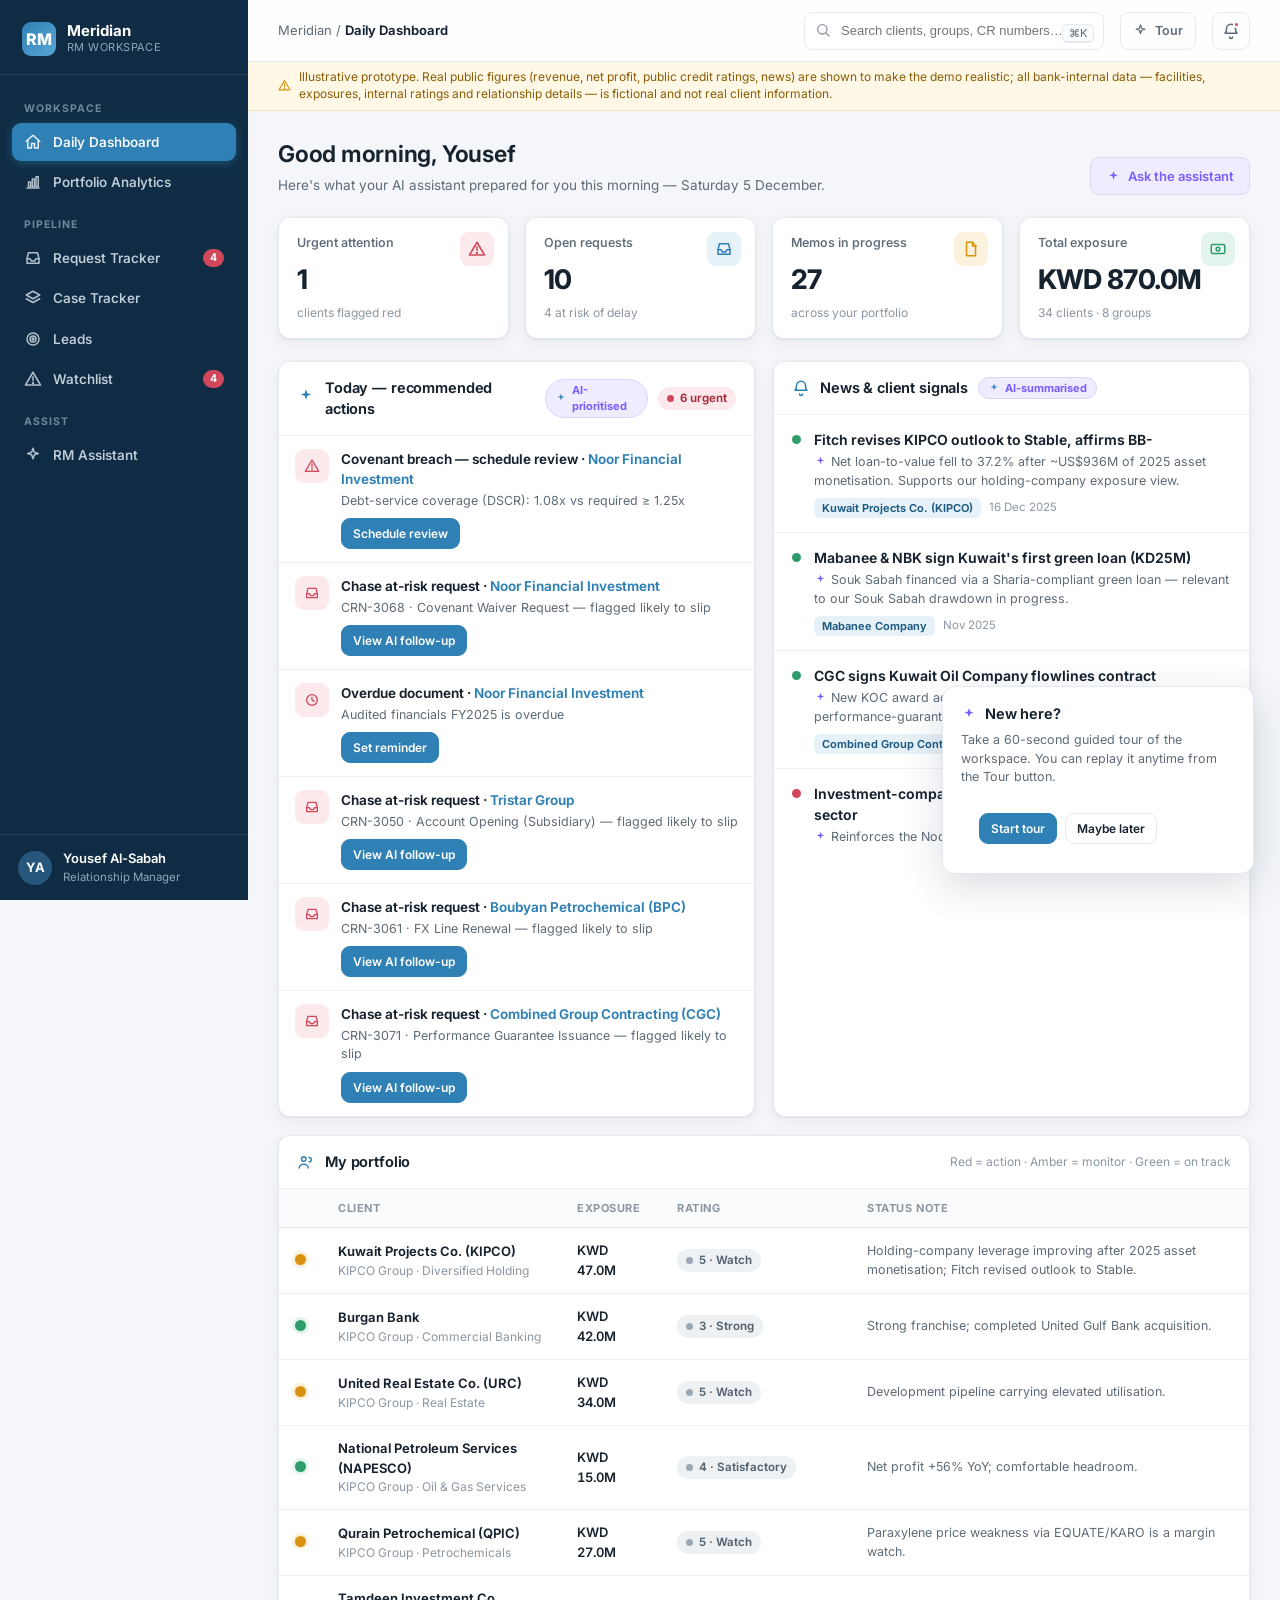
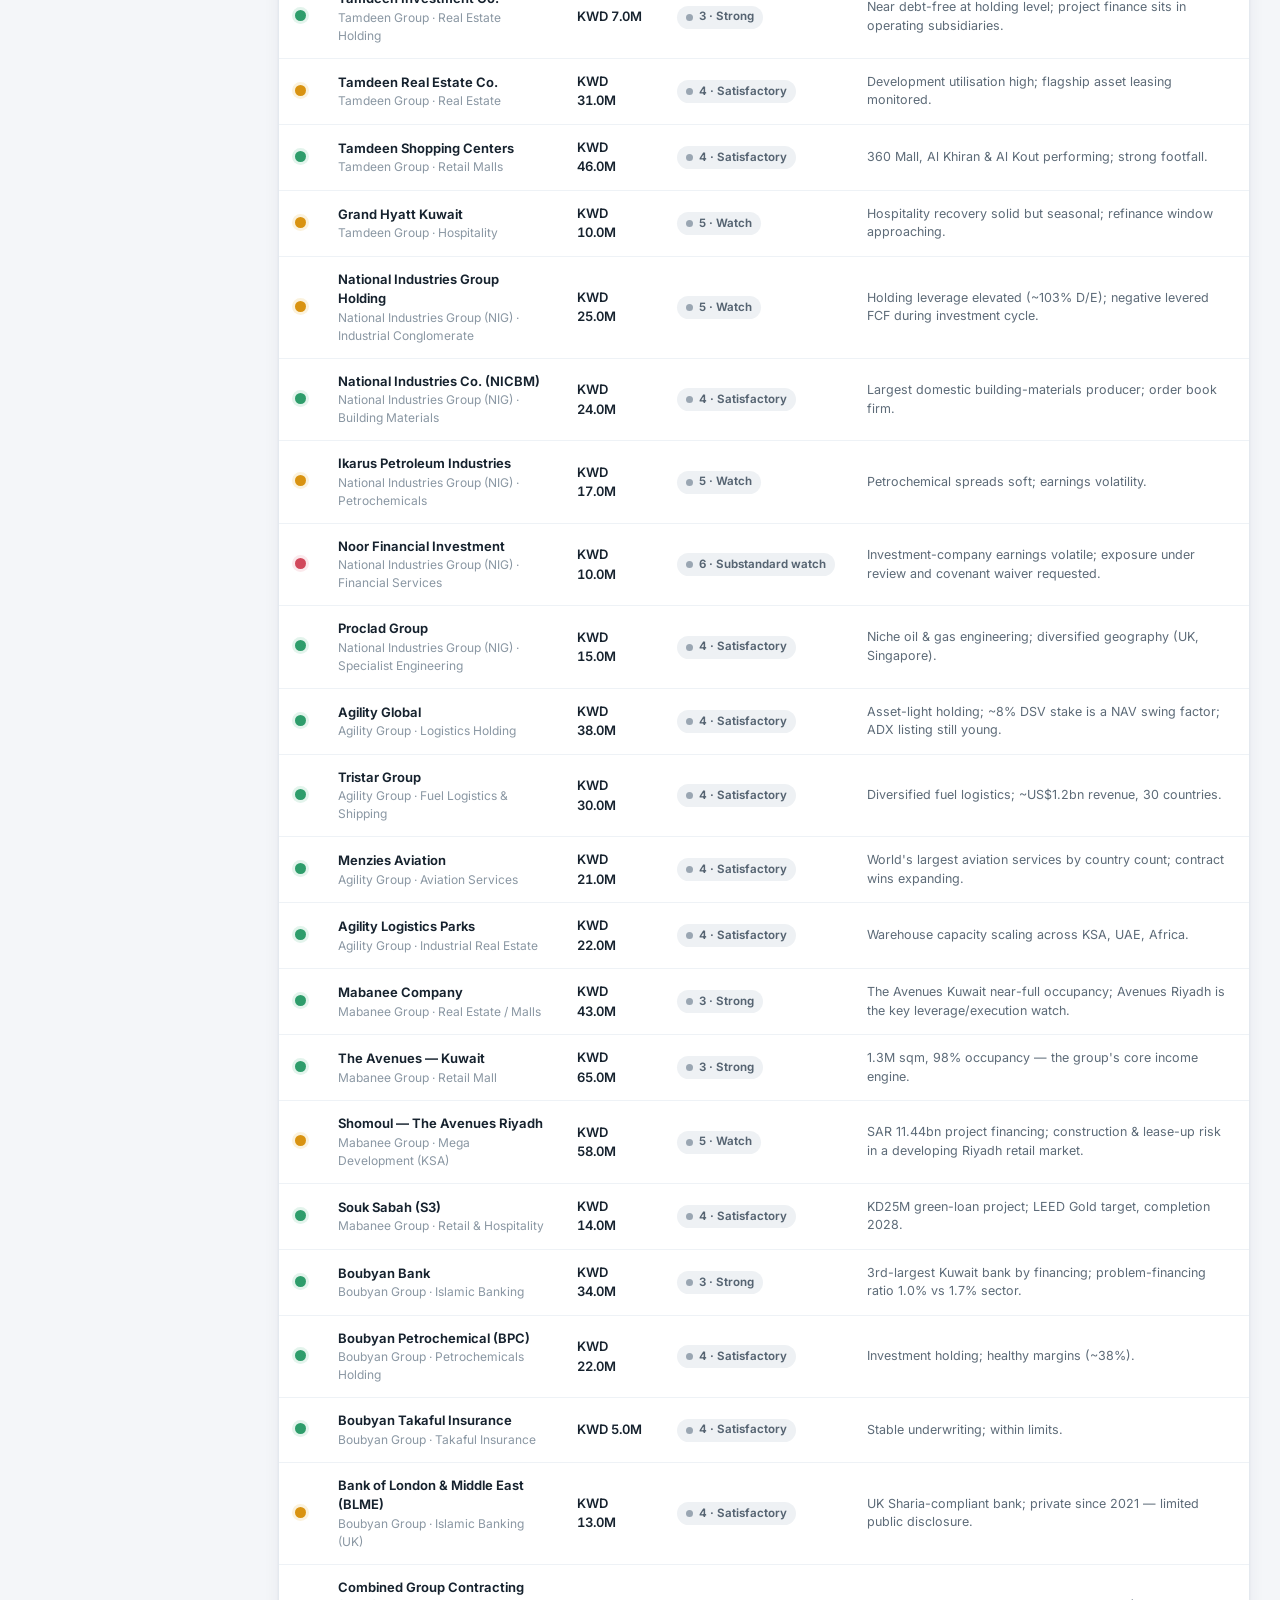
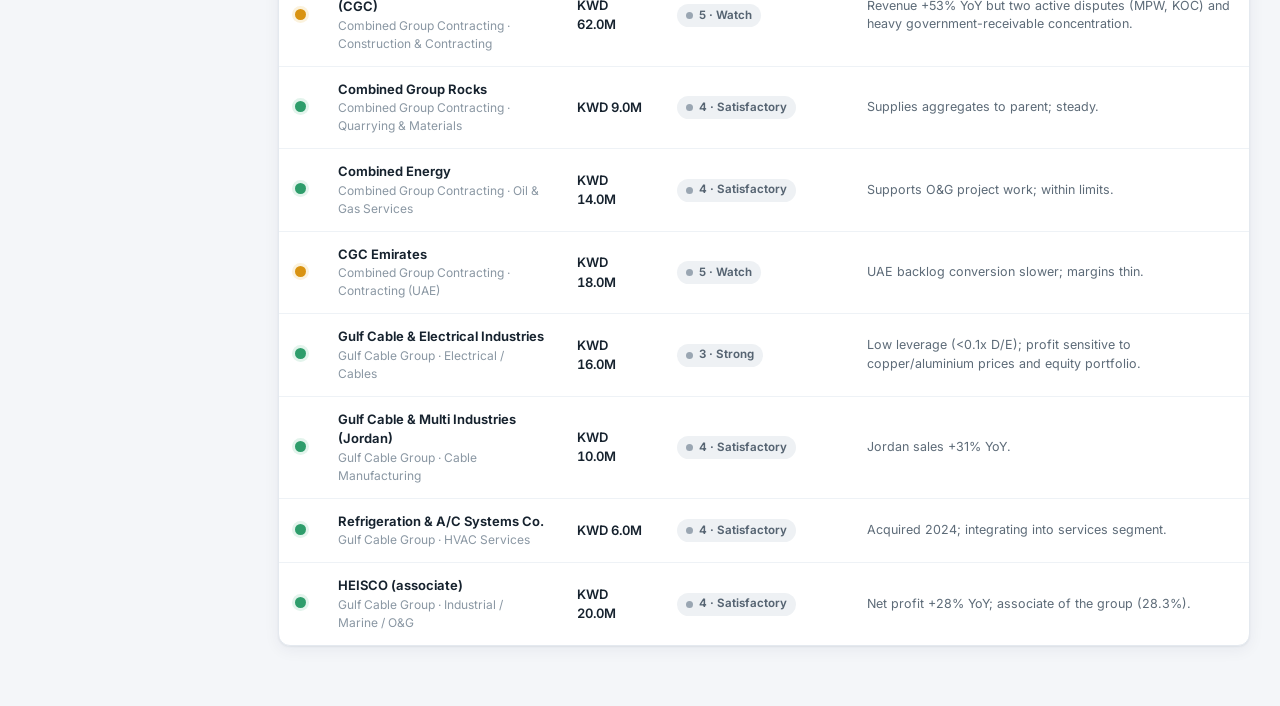
<file: rm-workspace/index.html>
<!doctype html>
<html lang="en">
<head>
  <meta charset="utf-8"/>
  <meta name="viewport" content="width=device-width,initial-scale=1"/>
  <title>Meridian — RM Workspace</title>
  <meta name="description" content="Corporate Banking Relationship Manager workspace — clickable prototype."/>
  <link rel="preconnect" href="https://fonts.googleapis.com"/>
  <link rel="preconnect" href="https://fonts.gstatic.com" crossorigin/>
  <link href="https://fonts.googleapis.com/css2?family=Inter:wght@400;500;600;700;750;800&display=swap" rel="stylesheet"/>
  <link rel="stylesheet" href="styles.css"/>
  <link rel="icon" href="data:image/svg+xml,<svg xmlns='http://www.w3.org/2000/svg' viewBox='0 0 100 100'><rect width='100' height='100' rx='22' fill='%232f80b4'/><text x='50' y='68' font-size='52' font-family='Arial' font-weight='bold' fill='white' text-anchor='middle'>M</text></svg>"/>
</head>
<body>
  <noscript>This prototype requires JavaScript.</noscript>
  <script src="data.js"></script>
  <script src="app.js"></script>
</body>
</html>
</file>
<file: rm-workspace/styles.css>
:root{
  --navy:#0f2c44; --navy-700:#143a5a; --navy-600:#1c4a72;
  --accent:#2f80b4; --accent-soft:#e7f1f8;
  --ink:#16222e; --muted:#5d6b78; --faint:#8a97a3;
  --line:#e4e9ef; --line-soft:#eef2f6; --bg:#f4f6f9; --card:#ffffff;
  --red:#d1485b; --red-bg:#fbe9ec; --amber:#d99311; --amber-bg:#fbf2dd;
  --green:#2e9d6b; --green-bg:#e3f4ec; --blue-bg:#e7f1f8;
  --ai:#7b5cff; --ai-bg:#f0ecff; --ai-line:#ddd3ff;
  --shadow:0 1px 2px rgba(16,40,68,.06),0 4px 16px rgba(16,40,68,.06);
  --shadow-lg:0 12px 40px rgba(16,40,68,.16);
  --radius:12px; --radius-sm:8px;
  --sidebar:248px;
  --font:"Inter",-apple-system,BlinkMacSystemFont,"Segoe UI",Roboto,Helvetica,Arial,sans-serif;
}
*{box-sizing:border-box}
html,body{margin:0;padding:0}
body{font-family:var(--font);color:var(--ink);background:var(--bg);font-size:14px;line-height:1.5;-webkit-font-smoothing:antialiased}
a{color:inherit;text-decoration:none}
button{font-family:inherit;cursor:pointer;border:none;background:none}
h1,h2,h3,h4{margin:0;font-weight:650;letter-spacing:-.01em}
::selection{background:var(--accent-soft)}
svg:not([width]){width:18px;height:18px;flex:none}
.ch svg:not([width]){color:var(--accent)}
.ns svg{width:13px;height:13px;vertical-align:-2px}
.ai-block .src svg:not([width]){width:14px;height:14px}
.crumb svg{vertical-align:-2px}

/* layout */
.app{display:flex;min-height:100vh}
.sidebar{width:var(--sidebar);background:var(--navy);color:#cdd9e3;position:fixed;top:0;bottom:0;left:0;display:flex;flex-direction:column;z-index:30}
.sidebar .brand{padding:22px 22px 18px;display:flex;align-items:center;gap:11px;border-bottom:1px solid rgba(255,255,255,.08)}
.brand .logo{width:34px;height:34px;border-radius:9px;background:linear-gradient(135deg,var(--accent),#5aa6d6);display:grid;place-items:center;color:#fff;font-weight:800;font-size:16px}
.brand .bt{color:#fff;font-weight:700;font-size:15px;line-height:1.15}
.brand .bs{color:#8fa6b8;font-size:11px;letter-spacing:.04em;text-transform:uppercase}
.nav{padding:12px 12px;overflow-y:auto;flex:1}
.nav .grp{color:#6f879a;font-size:10.5px;letter-spacing:.09em;text-transform:uppercase;padding:14px 12px 6px;font-weight:700}
.nav a{display:flex;align-items:center;gap:11px;padding:9px 12px;border-radius:9px;color:#c2d0db;font-weight:550;margin-bottom:2px;transition:.12s;font-size:13.5px}
.nav a:hover{background:rgba(255,255,255,.06);color:#fff}
.nav a.active{background:var(--accent);color:#fff;box-shadow:0 2px 10px rgba(47,128,180,.45)}
.nav a svg{width:18px;height:18px;flex:none;opacity:.9}
.nav a .badge{margin-left:auto;background:var(--red);color:#fff;font-size:10.5px;font-weight:700;padding:1px 7px;border-radius:20px}
.sidebar .me{padding:14px 18px;border-top:1px solid rgba(255,255,255,.08);display:flex;align-items:center;gap:11px}
.me .av{width:34px;height:34px;border-radius:50%;background:#27567c;color:#fff;display:grid;place-items:center;font-weight:700;font-size:13px}
.me .mn{color:#fff;font-weight:600;font-size:13px}
.me .mr{color:#8fa6b8;font-size:11.5px}

.main{margin-left:var(--sidebar);flex:1;min-width:0;display:flex;flex-direction:column}
.topbar{height:62px;background:rgba(255,255,255,.85);backdrop-filter:blur(8px);border-bottom:1px solid var(--line);position:sticky;top:0;z-index:20;display:flex;align-items:center;gap:16px;padding:0 30px}
.topbar .crumb{color:var(--muted);font-size:13px}
.topbar .crumb b{color:var(--ink);font-weight:650}
.search{margin-left:auto;position:relative;width:300px}
.search input{width:100%;height:38px;border:1px solid var(--line);border-radius:9px;padding:0 12px 0 36px;font-size:13px;background:#fff;outline:none;transition:.15s}
.search input:focus{border-color:var(--accent);box-shadow:0 0 0 3px var(--accent-soft)}
.search svg{position:absolute;left:11px;top:10px;width:16px;height:16px;color:var(--faint)}
.search .results{position:absolute;top:44px;left:0;right:0;background:#fff;border:1px solid var(--line);border-radius:10px;box-shadow:var(--shadow-lg);overflow:hidden;display:none}
.search .results.open{display:block}
.search .results a{display:flex;align-items:center;gap:10px;padding:10px 13px;border-bottom:1px solid var(--line-soft)}
.search .results a:last-child{border:0}
.search .results a:hover{background:var(--bg)}
.topbar .bell{width:38px;height:38px;border-radius:9px;border:1px solid var(--line);display:grid;place-items:center;color:var(--muted);position:relative}
.topbar .bell .dot{position:absolute;top:8px;right:9px;width:7px;height:7px;background:var(--red);border-radius:50%;border:2px solid #fff}

.page{padding:26px 30px 60px;max-width:1320px;width:100%}
.page-head{display:flex;align-items:flex-end;gap:16px;margin-bottom:22px}
.page-head h1{font-size:23px}
.page-head p{color:var(--muted);margin:4px 0 0;font-size:13.5px}
.page-head .actions{margin-left:auto;display:flex;gap:10px}

/* buttons */
.btn{display:inline-flex;align-items:center;gap:7px;height:38px;padding:0 15px;border-radius:9px;font-weight:600;font-size:13px;border:1px solid var(--line);background:#fff;color:var(--ink);transition:.13s}
.btn:hover{background:var(--bg)}
.btn svg{width:15px;height:15px}
.btn.primary{background:var(--navy);color:#fff;border-color:var(--navy)}
.btn.primary:hover{background:var(--navy-700)}
.btn.accent{background:var(--accent);color:#fff;border-color:var(--accent)}
.btn.accent:hover{filter:brightness(1.05)}
.btn.sm{height:31px;padding:0 11px;font-size:12px}
.btn.ai{background:var(--ai-bg);color:var(--ai);border-color:var(--ai-line)}
.btn.ai:hover{background:#e7e0ff}
.btn:disabled{opacity:.55;cursor:default}

/* cards & grid */
.grid{display:grid;gap:18px}
.card{background:var(--card);border:1px solid var(--line);border-radius:var(--radius);box-shadow:var(--shadow)}
.card .ch{display:flex;align-items:center;gap:10px;padding:15px 18px;border-bottom:1px solid var(--line-soft)}
.card .ch h3{font-size:14.5px}
.card .ch .sub{color:var(--faint);font-size:12px}
.card .ch .right{margin-left:auto;display:flex;align-items:center;gap:8px}
.card .cb{padding:16px 18px}
.card .cb.flush{padding:0}

/* stat strip */
.stats{display:grid;grid-template-columns:repeat(4,1fr);gap:16px;margin-bottom:22px}
.stat{background:var(--card);border:1px solid var(--line);border-radius:var(--radius);padding:16px 18px;box-shadow:var(--shadow);position:relative;overflow:hidden}
.stat .lab{color:var(--muted);font-size:12.5px;font-weight:550;display:flex;align-items:center;gap:7px}
.stat .val{font-size:27px;font-weight:750;margin-top:7px;letter-spacing:-.02em}
.stat .sub{font-size:12px;color:var(--faint);margin-top:3px}
.stat .ic{position:absolute;right:14px;top:14px;width:34px;height:34px;border-radius:9px;display:grid;place-items:center}
.stat.r .ic{background:var(--red-bg);color:var(--red)} .stat.a .ic{background:var(--amber-bg);color:var(--amber)}
.stat.g .ic{background:var(--green-bg);color:var(--green)} .stat.b .ic{background:var(--blue-bg);color:var(--accent)}

/* pills / status */
.pill{display:inline-flex;align-items:center;gap:6px;height:23px;padding:0 9px;border-radius:20px;font-size:11.5px;font-weight:650;white-space:nowrap}
.pill .d{width:7px;height:7px;border-radius:50%}
.pill.red{background:var(--red-bg);color:#a8293a}.pill.red .d{background:var(--red)}
.pill.amber{background:var(--amber-bg);color:#8a5d06}.pill.amber .d{background:var(--amber)}
.pill.green{background:var(--green-bg);color:#1d6f49}.pill.green .d{background:var(--green)}
.pill.blue{background:var(--blue-bg);color:#1d5a82}.pill.blue .d{background:var(--accent)}
.pill.grey{background:#eef1f4;color:#566472}.pill.grey .d{background:#9aa6b2}
.pill.ai{background:var(--ai-bg);color:var(--ai)}
.rag{width:11px;height:11px;border-radius:50%;display:inline-block;flex:none}
.rag.red{background:var(--red);box-shadow:0 0 0 3px var(--red-bg)}
.rag.amber{background:var(--amber);box-shadow:0 0 0 3px var(--amber-bg)}
.rag.green{background:var(--green);box-shadow:0 0 0 3px var(--green-bg)}

/* AI badge & blocks */
.ai-badge{display:inline-flex;align-items:center;gap:5px;background:var(--ai-bg);color:var(--ai);border:1px solid var(--ai-line);border-radius:20px;padding:2px 9px;font-size:11px;font-weight:700}
.ai-badge svg{width:12px;height:12px}
.ai-block{border:1px solid var(--ai-line);border-radius:var(--radius-sm);background:linear-gradient(180deg,#faf9ff,#fff);position:relative}
.ai-block .src{color:var(--ai);font-size:11.5px;display:flex;align-items:center;gap:6px;padding:9px 14px;border-bottom:1px solid var(--ai-line);background:var(--ai-bg);border-radius:7px 7px 0 0;font-weight:600}
.ai-block .body{padding:14px}
.ai-block .ctrl{display:flex;gap:8px;padding:10px 14px;border-top:1px solid var(--line-soft)}
.ai-tip{color:var(--faint);font-size:11.5px;margin-left:auto;align-self:center}

/* tables */
table{width:100%;border-collapse:collapse}
thead th{text-align:left;font-size:11px;letter-spacing:.05em;text-transform:uppercase;color:var(--faint);font-weight:700;padding:11px 16px;border-bottom:1px solid var(--line);background:#fafbfc}
tbody td{padding:13px 16px;border-bottom:1px solid var(--line-soft);font-size:13px;vertical-align:middle}
tbody tr:last-child td{border-bottom:0}
tbody tr.click{cursor:pointer;transition:.1s}
tbody tr.click:hover{background:var(--accent-soft)}
.tnum{font-variant-numeric:tabular-nums;font-weight:600}
.tname{font-weight:650}
.tsub{color:var(--faint);font-size:12px}
.linklike{color:var(--accent);font-weight:650;cursor:pointer}
.linklike:hover{text-decoration:underline}

/* filters */
.toolbar{display:flex;gap:10px;align-items:center;flex-wrap:wrap;margin-bottom:16px}
.chip{height:32px;padding:0 13px;border:1px solid var(--line);background:#fff;border-radius:20px;font-size:12.5px;font-weight:600;color:var(--muted);display:inline-flex;align-items:center;gap:7px}
.chip:hover{border-color:var(--accent);color:var(--accent)}
.chip.on{background:var(--navy);color:#fff;border-color:var(--navy)}
.chip .ct{background:rgba(255,255,255,.25);border-radius:10px;padding:0 6px;font-size:11px}
.chip.on .ct{background:rgba(255,255,255,.22)}

/* todos / list rows */
.row{display:flex;align-items:center;gap:13px;padding:13px 18px;border-bottom:1px solid var(--line-soft)}
.row:last-child{border:0}
.row:hover{background:#fafbfc}
.chk{width:19px;height:19px;border:2px solid #c4cdd6;border-radius:6px;flex:none;display:grid;place-items:center;cursor:pointer;transition:.12s}
.chk.done{background:var(--green);border-color:var(--green)}
.chk svg{width:12px;height:12px;color:#fff;opacity:0}
.chk.done svg{opacity:1}
.row .tx{flex:1;min-width:0}
.row .tx .t{font-weight:600}
.row.done .tx .t{text-decoration:line-through;color:var(--faint)}
.row .tx .m{color:var(--faint);font-size:12px;margin-top:1px}
.prio{font-size:10.5px;font-weight:750;padding:2px 8px;border-radius:5px;text-transform:uppercase;letter-spacing:.03em}
.prio.high{background:var(--red-bg);color:var(--red)} .prio.med{background:var(--amber-bg);color:#8a5d06} .prio.low{background:#eef1f4;color:#6b7785}

/* news */
.news{display:flex;gap:13px;padding:14px 18px;border-bottom:1px solid var(--line-soft)}
.news:last-child{border:0}
.news .dotc{width:9px;height:9px;border-radius:50%;margin-top:6px;flex:none}
.news .nt{font-weight:650;margin-bottom:3px}
.news .ns{color:var(--muted);font-size:12.5px}
.news .nm{margin-top:7px;display:flex;gap:8px;align-items:center;flex-wrap:wrap}
.tag{font-size:11px;font-weight:650;padding:2px 8px;border-radius:6px;background:var(--accent-soft);color:#1d5a82}
.tag.mkt{background:#eef1f4;color:#637282}

/* memo */
.memo{display:grid;grid-template-columns:1fr 270px;gap:20px;align-items:start}
.memo-doc{background:#fff;border:1px solid var(--line);border-radius:var(--radius);box-shadow:var(--shadow);overflow:hidden}
.memo-doc .mh{padding:24px 30px;border-bottom:1px solid var(--line);background:linear-gradient(180deg,#fbfcfd,#fff)}
.memo-sec{padding:22px 30px;border-bottom:1px solid var(--line-soft)}
.memo-sec:last-child{border:0}
.memo-sec .sh{display:flex;align-items:center;gap:10px;margin-bottom:11px}
.memo-sec .sh h4{font-size:14px}
.memo-sec p{margin:0 0 10px;color:#2c3a47;font-size:13.5px;line-height:1.7}
.memo-sec textarea{width:100%;min-height:120px;border:1px solid var(--accent);border-radius:8px;padding:12px;font-family:inherit;font-size:13.5px;line-height:1.7;outline:none}
.memo-side .card{position:sticky;top:78px}
.acc-flag{display:inline-flex;align-items:center;gap:5px;color:var(--green);font-size:11.5px;font-weight:700}

/* progress matrix (case tracker) */
.grp-row{border:1px solid var(--line);border-radius:var(--radius);background:#fff;box-shadow:var(--shadow);margin-bottom:14px;overflow:hidden}
.grp-head{display:flex;align-items:center;gap:13px;padding:15px 18px;cursor:pointer}
.grp-head:hover{background:#fafbfc}
.grp-head .gi{width:34px;height:34px;border-radius:9px;background:var(--accent-soft);color:var(--accent);display:grid;place-items:center;flex:none}
.grp-head .chev{margin-left:auto;color:var(--faint);transition:.2s}
.grp-head.open .chev{transform:rotate(90deg)}
.grp-body{display:none;border-top:1px solid var(--line-soft)}
.grp-body.open{display:block}
.comp-grid th,.comp-grid td{text-align:center}
.comp-grid th:first-child,.comp-grid td:first-child{text-align:left}
.cstat{display:inline-flex;flex-direction:column;align-items:center;gap:3px;font-size:10.5px;color:var(--faint);font-weight:600}

/* leads */
.kanban{display:grid;grid-template-columns:repeat(5,1fr);gap:14px}
.kcol{background:#f7f9fb;border:1px solid var(--line);border-radius:var(--radius);padding:12px;min-height:120px}
.kcol h4{font-size:12px;text-transform:uppercase;letter-spacing:.04em;color:var(--muted);margin-bottom:11px;display:flex;align-items:center;gap:7px}
.kcard{background:#fff;border:1px solid var(--line);border-radius:9px;padding:11px;box-shadow:var(--shadow);margin-bottom:9px}
.kcard .kn{font-weight:650;font-size:13px}
.kcard .ks{color:var(--faint);font-size:11.5px;margin-top:2px}
.kcard select{margin-top:9px;width:100%;height:30px;border:1px solid var(--line);border-radius:7px;font-size:12px;padding:0 7px;color:var(--ink);background:#fff}
.upload{border:2px dashed var(--line);border-radius:var(--radius);padding:30px;text-align:center;background:#fafbfc;transition:.15s}
.upload:hover{border-color:var(--accent);background:var(--accent-soft)}
.upload .ui{width:48px;height:48px;border-radius:12px;background:var(--accent-soft);color:var(--accent);display:grid;place-items:center;margin:0 auto 12px}

/* charts */
.bars{display:flex;flex-direction:column;gap:13px}
.bar-row{display:grid;grid-template-columns:130px 1fr 70px;align-items:center;gap:12px}
.bar-row .bl{font-size:12.5px;color:var(--muted);font-weight:550}
.bar-track{height:11px;background:var(--line-soft);border-radius:20px;overflow:hidden}
.bar-fill{height:100%;border-radius:20px;background:linear-gradient(90deg,var(--accent),#5aa6d6)}
.bar-row .bv{text-align:right;font-weight:700;font-size:12.5px;font-variant-numeric:tabular-nums}
.donut-wrap{display:flex;align-items:center;gap:24px}
.legend{display:flex;flex-direction:column;gap:9px}
.legend .li{display:flex;align-items:center;gap:9px;font-size:13px}
.legend .ls{width:11px;height:11px;border-radius:3px}

/* company */
.co-head{display:flex;gap:18px;align-items:flex-start;background:#fff;border:1px solid var(--line);border-radius:var(--radius);box-shadow:var(--shadow);padding:22px 24px;margin-bottom:18px}
.co-logo{width:58px;height:58px;border-radius:13px;background:linear-gradient(135deg,var(--navy),var(--navy-600));color:#fff;display:grid;place-items:center;font-weight:750;font-size:22px;flex:none}
.co-meta{display:flex;gap:26px;flex-wrap:wrap;margin-top:10px}
.co-meta .m .k{font-size:11px;color:var(--faint);text-transform:uppercase;letter-spacing:.04em;font-weight:650}
.co-meta .m .v{font-weight:650;margin-top:2px}
.kv{display:grid;grid-template-columns:1fr 1fr;gap:1px;background:var(--line-soft);border-radius:8px;overflow:hidden}
.kv .c{background:#fff;padding:11px 14px}
.kv .c .k{font-size:11px;color:var(--faint);text-transform:uppercase;letter-spacing:.04em;font-weight:650}
.kv .c .v{font-weight:600;margin-top:3px}
.two{display:grid;grid-template-columns:1fr 1fr;gap:18px}
.three{display:grid;grid-template-columns:repeat(3,1fr);gap:18px}

/* assistant */
.chat{display:flex;flex-direction:column;height:calc(100vh - 180px);background:#fff;border:1px solid var(--line);border-radius:var(--radius);box-shadow:var(--shadow);overflow:hidden}
.chat .stream{flex:1;overflow-y:auto;padding:24px 28px;display:flex;flex-direction:column;gap:18px}
.msg{display:flex;gap:12px;max-width:80%}
.msg.u{align-self:flex-end;flex-direction:row-reverse}
.msg .ava{width:32px;height:32px;border-radius:9px;flex:none;display:grid;place-items:center;font-weight:700;font-size:12px}
.msg.a .ava{background:var(--ai-bg);color:var(--ai)}
.msg.u .ava{background:var(--navy);color:#fff}
.msg .bub{padding:13px 16px;border-radius:13px;font-size:13.5px;line-height:1.65}
.msg.a .bub{background:#f6f4ff;border:1px solid var(--ai-line);border-top-left-radius:4px}
.msg.u .bub{background:var(--navy);color:#fff;border-top-right-radius:4px}
.msg .bub h5{margin:0 0 6px;font-size:13px}
.msg .bub ul{margin:8px 0 0;padding-left:18px}
.msg .bub li{margin-bottom:4px}
.suggest{display:flex;gap:9px;flex-wrap:wrap;padding:14px 28px;border-top:1px solid var(--line-soft)}
.sg{border:1px solid var(--ai-line);background:var(--ai-bg);color:var(--ai);border-radius:20px;padding:7px 13px;font-size:12.5px;font-weight:600}
.sg:hover{background:#e7e0ff}
.chat .compose{display:flex;gap:10px;padding:14px 20px;border-top:1px solid var(--line)}
.chat .compose input{flex:1;height:42px;border:1px solid var(--line);border-radius:10px;padding:0 14px;font-size:13.5px;outline:none}
.chat .compose input:focus{border-color:var(--accent);box-shadow:0 0 0 3px var(--accent-soft)}
.typing{display:inline-flex;gap:4px;padding:4px 0}
.typing i{width:7px;height:7px;border-radius:50%;background:var(--ai);opacity:.4;animation:tp 1.1s infinite}
.typing i:nth-child(2){animation-delay:.2s}.typing i:nth-child(3){animation-delay:.4s}
@keyframes tp{0%,60%,100%{opacity:.3;transform:translateY(0)}30%{opacity:1;transform:translateY(-4px)}}

/* misc */
.spin{width:16px;height:16px;border:2px solid var(--ai-line);border-top-color:var(--ai);border-radius:50%;display:inline-block;animation:sp .7s linear infinite;vertical-align:-3px}
@keyframes sp{to{transform:rotate(360deg)}}
.gen{display:flex;align-items:center;gap:10px;color:var(--ai);font-size:13px;font-weight:600;padding:18px}
.empty{text-align:center;color:var(--faint);padding:40px 20px}
.divider{height:1px;background:var(--line-soft);margin:18px 0}
.fade-in{animation:fi .35s ease}
@keyframes fi{from{opacity:0;transform:translateY(6px)}to{opacity:1;transform:none}}
.mb0{margin-bottom:0}.mt16{margin-top:16px}
.flex{display:flex;align-items:center;gap:10px}
.spread{display:flex;align-items:center;justify-content:space-between;gap:12px}
.muted{color:var(--muted)} .faint{color:var(--faint)} .right{text-align:right} .center{text-align:center}
.modal-bg{position:fixed;inset:0;background:rgba(15,44,68,.45);backdrop-filter:blur(2px);z-index:50;display:grid;place-items:center;padding:24px;animation:fi .2s}
.modal{background:#fff;border-radius:14px;box-shadow:var(--shadow-lg);width:560px;max-width:100%;max-height:88vh;overflow:auto}
.modal .mh2{padding:18px 22px;border-bottom:1px solid var(--line);display:flex;align-items:center;gap:10px}
.modal .mb2{padding:20px 22px}
.modal .mf{padding:14px 22px;border-top:1px solid var(--line);display:flex;justify-content:flex-end;gap:10px}
.x{margin-left:auto;width:30px;height:30px;border-radius:8px;display:grid;place-items:center;color:var(--muted)}
.x:hover{background:var(--bg)}

.ribbon{background:#fff8e6;color:#8a5d06;border-bottom:1px solid #f0e3c0;font-size:12px;padding:7px 30px;display:flex;gap:8px;align-items:center;line-height:1.4}
.ribbon svg{color:var(--amber);flex:none}
.co-meta .pill{height:21px}

/* ---- tabs / progressive disclosure ---- */
.tabs{display:flex;gap:2px;border-bottom:1px solid var(--line);margin:0 0 20px;overflow-x:auto}
.tab{padding:11px 16px;font-weight:600;font-size:13.5px;color:var(--muted);border-bottom:2px solid transparent;display:flex;align-items:center;gap:7px;white-space:nowrap;cursor:pointer}
.tab:hover{color:var(--ink)}
.tab.on{color:var(--accent);border-bottom-color:var(--accent)}
.tab svg{width:16px;height:16px}
.tab .ct{background:var(--red-bg);color:var(--red);border-radius:10px;font-size:11px;padding:0 6px;font-weight:700}
.toggle{display:inline-flex;background:#eef1f4;border-radius:9px;padding:3px}
.toggle button{padding:6px 14px;border-radius:7px;font-size:12.5px;font-weight:600;color:var(--muted)}
.toggle button.on{background:#fff;color:var(--ink);box-shadow:var(--shadow)}

/* ---- tooltips ---- */
.tipw{border-bottom:1px dotted var(--faint);cursor:help}
[data-tip]{position:relative}
[data-tip]:hover::after{content:attr(data-tip);position:absolute;left:50%;bottom:calc(100% + 9px);transform:translateX(-50%);background:var(--navy);color:#fff;font-size:11.5px;font-weight:500;padding:8px 11px;border-radius:8px;width:max-content;max-width:250px;z-index:60;box-shadow:var(--shadow-lg);line-height:1.45;pointer-events:none;animation:fi .14s;white-space:normal}
[data-tip]:hover::before{content:"";position:absolute;left:50%;bottom:calc(100% + 3px);transform:translateX(-50%);border:6px solid transparent;border-top-color:var(--navy);z-index:60}

/* ---- gauges / kpis ---- */
.gauges{display:flex;gap:26px;flex-wrap:wrap}
.gauge{display:flex;flex-direction:column;align-items:center;gap:8px}
.gauge .ring{width:104px;height:104px;border-radius:50%;display:grid;place-items:center;flex:none}
.gauge .ring .in{width:74px;height:74px;background:#fff;border-radius:50%;display:grid;place-items:center;text-align:center}
.gauge .ring .in b{font-size:21px;letter-spacing:-.02em}
.gauge .lab{font-size:12px;color:var(--muted);font-weight:600}
.kpis{display:grid;grid-template-columns:repeat(4,1fr);gap:14px;margin-bottom:18px}
.kpi{background:#fff;border:1px solid var(--line);border-radius:11px;padding:14px 16px;box-shadow:var(--shadow)}
.kpi .k{font-size:11.5px;color:var(--muted);font-weight:600;display:flex;align-items:center;gap:6px}
.kpi .v{font-size:22px;font-weight:750;margin-top:6px;letter-spacing:-.02em}
.kpi .s{font-size:11.5px;color:var(--faint);margin-top:2px}
.alert-row{display:flex;align-items:center;gap:11px;padding:11px 0;border-bottom:1px solid var(--line-soft)}
.alert-row:last-child{border:0}
.alert-ic{width:30px;height:30px;border-radius:8px;display:grid;place-items:center;flex:none}

/* ---- tour ---- */
.tour-ring{position:fixed;z-index:81;border-radius:11px;box-shadow:0 0 0 3px var(--accent),0 0 0 9999px rgba(15,44,68,.55);transition:top .25s,left .25s,width .25s,height .25s;pointer-events:none}
.tour-pop{position:fixed;z-index:82;background:#fff;border-radius:13px;box-shadow:var(--shadow-lg);width:326px;padding:17px 19px;animation:fi .2s}
.tour-pop h4{font-size:15px;margin-bottom:7px;display:flex;align-items:center;gap:8px}
.tour-pop h4 svg{width:16px;height:16px;color:var(--ai)}
.tour-pop p{font-size:13px;color:var(--muted);margin:0 0 15px;line-height:1.55}
.tour-pop .nav{display:flex;align-items:center;gap:8px}
.tour-pop .step{font-size:11.5px;color:var(--faint);margin-right:auto;font-weight:600}
.toast{position:fixed;right:26px;bottom:26px;z-index:70;background:#fff;border:1px solid var(--line);border-radius:13px;box-shadow:var(--shadow-lg);padding:16px 18px;width:312px;animation:fi .3s}
.toast h4{font-size:14.5px;margin-bottom:6px;display:flex;align-items:center;gap:8px}
.toast h4 svg{width:16px;height:16px;color:var(--ai)}
.toast p{font-size:12.5px;color:var(--muted);margin:0 0 13px;line-height:1.5}
.toast .row{display:flex;gap:8px}

/* ---- watchlist ---- */
.wl-sev{width:5px;height:34px;border-radius:6px;display:inline-block}
.sig{display:inline-flex;align-items:center;gap:5px;font-size:11.5px;font-weight:600;padding:2px 9px;border-radius:6px;margin:2px 4px 2px 0}
.sig.red{background:var(--red-bg);color:#a8293a}.sig.amber{background:var(--amber-bg);color:#8a5d06}
.help-btn{height:38px;padding:0 12px;border:1px solid var(--line);border-radius:9px;display:flex;align-items:center;gap:7px;color:var(--muted);font-weight:600;font-size:12.5px}
.help-btn:hover{border-color:var(--ai-line);color:var(--ai);background:var(--ai-bg)}
.help-btn svg{width:15px;height:15px}

/* ---- responsive / mobile ---- */
.menu-btn{display:none;width:38px;height:38px;border:1px solid var(--line);border-radius:9px;align-items:center;justify-content:center;color:var(--ink);background:#fff;flex:none}
.menu-btn svg{width:18px;height:18px}
.nav-overlay{display:none}
@media (max-width:980px){
  .stats{grid-template-columns:repeat(2,1fr)}
  .kpis{grid-template-columns:repeat(2,1fr)}
  .three{grid-template-columns:1fr 1fr}
}
@media (max-width:860px){
  .sidebar{transform:translateX(-100%);transition:transform .25s ease;z-index:40;box-shadow:var(--shadow-lg)}
  body.nav-open .sidebar{transform:none}
  .nav-overlay{position:fixed;inset:0;background:rgba(15,44,68,.45);z-index:35}
  body.nav-open .nav-overlay{display:block}
  .main{margin-left:0}
  .menu-btn{display:flex}
  .topbar{padding:0 16px;gap:10px}
  .crumb{display:none}
  .search{width:auto;flex:1;margin-left:0}
  .page{padding:18px 16px 64px}
  .two,.three,.memo{grid-template-columns:1fr}
  .kanban{grid-template-columns:1fr 1fr}
  .gauges{gap:18px;justify-content:space-around}
  .memo-side .card{position:static}
  .page-head{flex-wrap:wrap}
  .page-head .actions{margin-left:0}
  .co-head{flex-direction:column}
  .card .cb.flush{overflow-x:auto;-webkit-overflow-scrolling:touch}
  .card .cb.flush table{min-width:620px}
  .tabs{margin-bottom:16px}
  .tour-pop{width:calc(100vw - 24px);max-width:326px}
  .toast{left:16px;right:16px;width:auto}
}
@media (max-width:560px){
  .stats,.kpis,.kanban{grid-template-columns:1fr}
  .ribbon{font-size:11px;padding:7px 16px}
  .page-head h1{font-size:20px}
  .search{display:none}
  .help-btn span{display:none}
  .help-btn{padding:0 11px}
}

/* ---- command palette ---- */
.cmdk-bg{position:fixed;inset:0;background:rgba(15,44,68,.4);backdrop-filter:blur(3px);z-index:90;display:flex;justify-content:center;align-items:flex-start;padding:12vh 16px 16px;animation:fi .12s}
.cmdk{width:620px;max-width:100%;background:#fff;border-radius:14px;box-shadow:var(--shadow-lg);overflow:hidden;animation:fi .15s}
.cmdk .cin{display:flex;align-items:center;gap:11px;padding:15px 17px;border-bottom:1px solid var(--line)}
.cmdk .cin svg{width:18px;height:18px;color:var(--faint)}
.cmdk .cin input{flex:1;border:none;outline:none;font-size:15.5px;font-family:inherit;color:var(--ink);background:none}
.cmdk .list{max-height:56vh;overflow:auto;padding:8px}
.cmdk .grp{font-size:10.5px;text-transform:uppercase;letter-spacing:.06em;color:var(--faint);font-weight:700;padding:11px 10px 4px}
.cmdk .it{display:flex;align-items:center;gap:12px;padding:9px 10px;border-radius:9px;cursor:pointer}
.cmdk .it.sel{background:var(--accent-soft)}
.cmdk .it .cic{width:30px;height:30px;border-radius:8px;background:#eef1f4;display:grid;place-items:center;color:var(--muted);flex:none}
.cmdk .it .cic svg{width:15px;height:15px}
.cmdk .it .ctx{flex:1;min-width:0}
.cmdk .it .ct{font-weight:600;font-size:13.5px}
.cmdk .it .cs{font-size:12px;color:var(--faint)}
.cmdk .foot{display:flex;gap:14px;padding:9px 15px;border-top:1px solid var(--line-soft);color:var(--faint);font-size:11.5px}
kbd{font-family:inherit;font-size:11px;color:var(--muted);border:1px solid var(--line);border-radius:5px;padding:1px 6px;background:#fafbfc;box-shadow:0 1px 0 var(--line)}
.search .kbd-hint{position:absolute;right:10px;top:9px;pointer-events:none}

/* ---- next-best-action ---- */
.nba{display:flex;gap:12px;padding:13px 16px;border-bottom:1px solid var(--line-soft);align-items:flex-start}
.nba:last-child{border:0}
.nba .nic{width:34px;height:34px;border-radius:9px;display:grid;place-items:center;flex:none}
.nba .ntx{flex:1;min-width:0}
.nba .nt{font-weight:650;font-size:13.5px}
.nba .ns{font-size:12.5px;color:var(--muted);margin-top:2px}
.nba .act{display:flex;gap:7px;margin-top:8px;flex-wrap:wrap}

/* ---- activity timeline / quick actions ---- */
.qa-bar{display:flex;gap:8px;flex-wrap:wrap;margin-bottom:2px}
.tl{position:relative;padding-left:6px}
.tl-item{display:flex;gap:12px;padding:11px 0;border-bottom:1px solid var(--line-soft)}
.tl-item:last-child{border:0}
.tl-ic{width:30px;height:30px;border-radius:8px;display:grid;place-items:center;flex:none;background:#eef1f4;color:var(--muted)}
.tl-ic svg{width:15px;height:15px}
.tl-tx{flex:1;min-width:0}
.tl-tx .tt{font-weight:600;font-size:13px}
.tl-tx .tm{font-size:12px;color:var(--faint);margin-top:1px}
.field{width:100%;border:1px solid var(--line);border-radius:9px;padding:10px 12px;font-family:inherit;font-size:13.5px;outline:none;margin-top:8px}
.field:focus{border-color:var(--accent);box-shadow:0 0 0 3px var(--accent-soft)}
</file>
